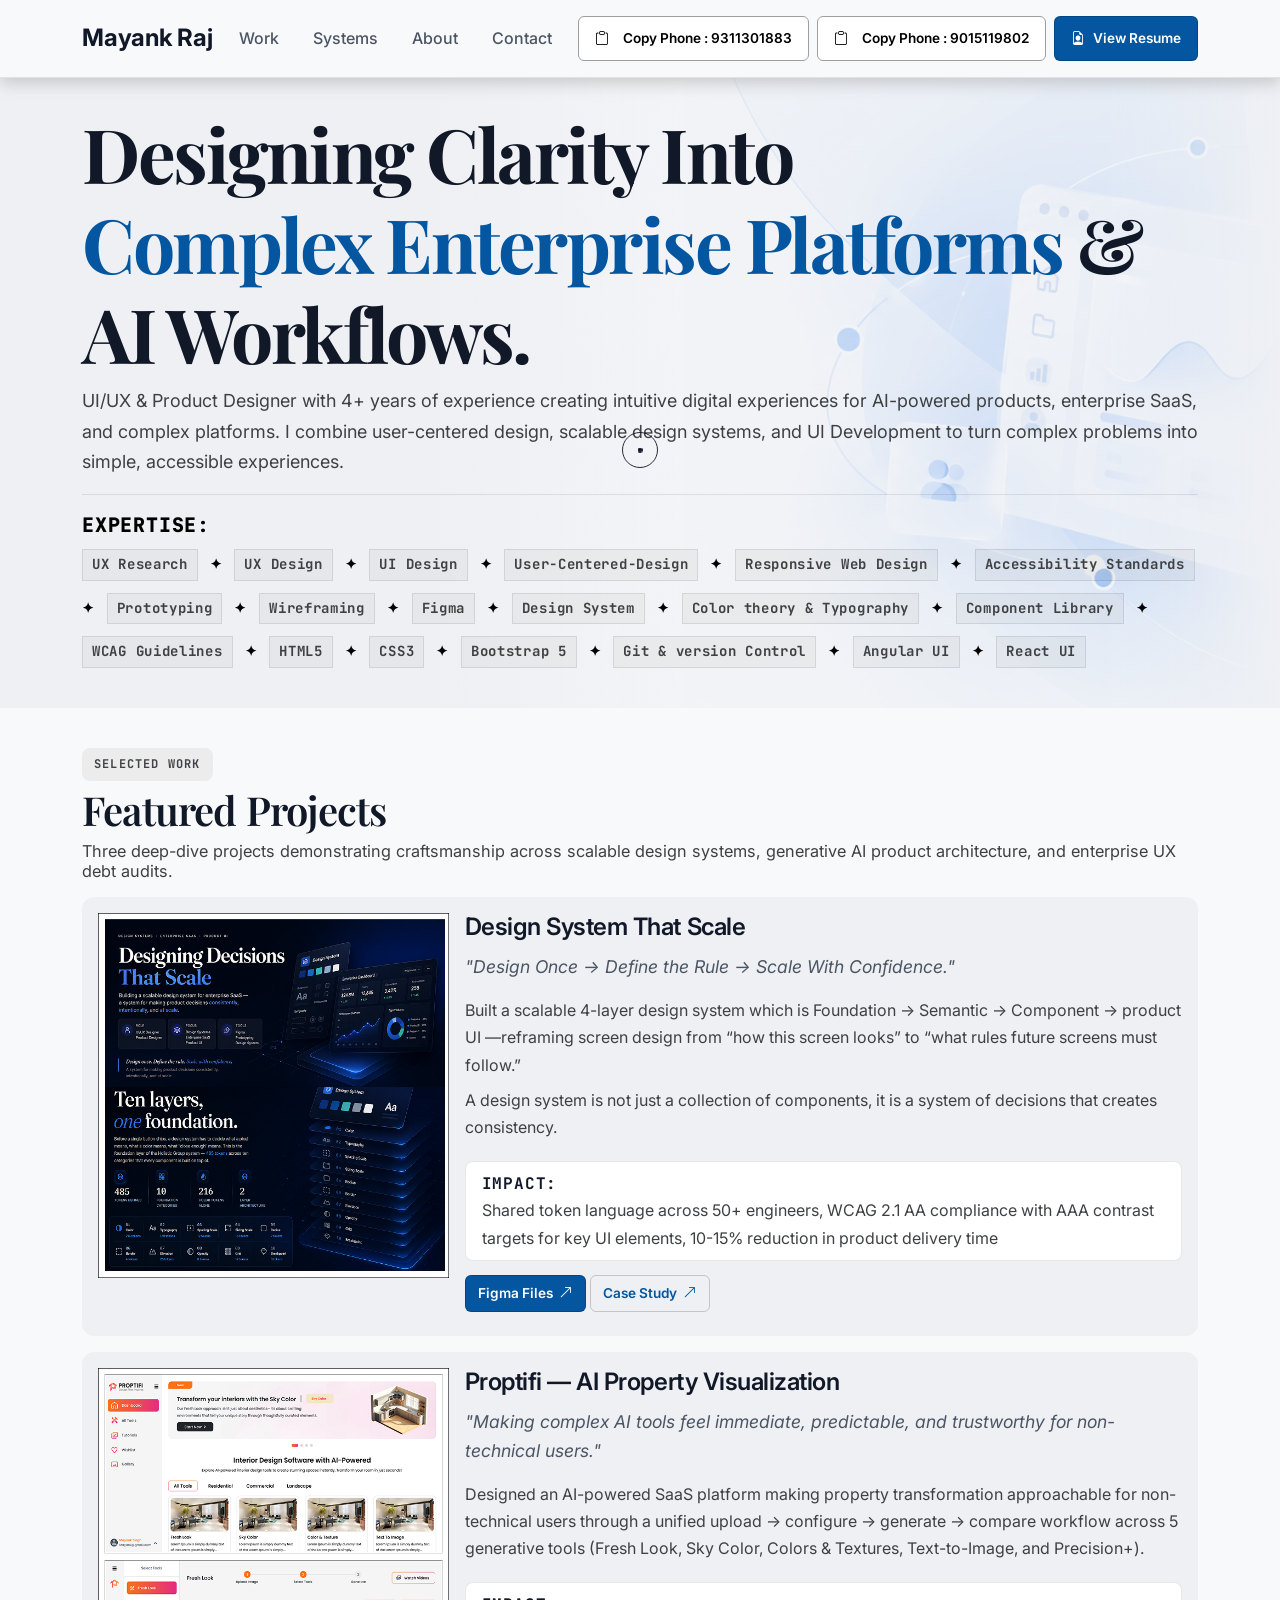
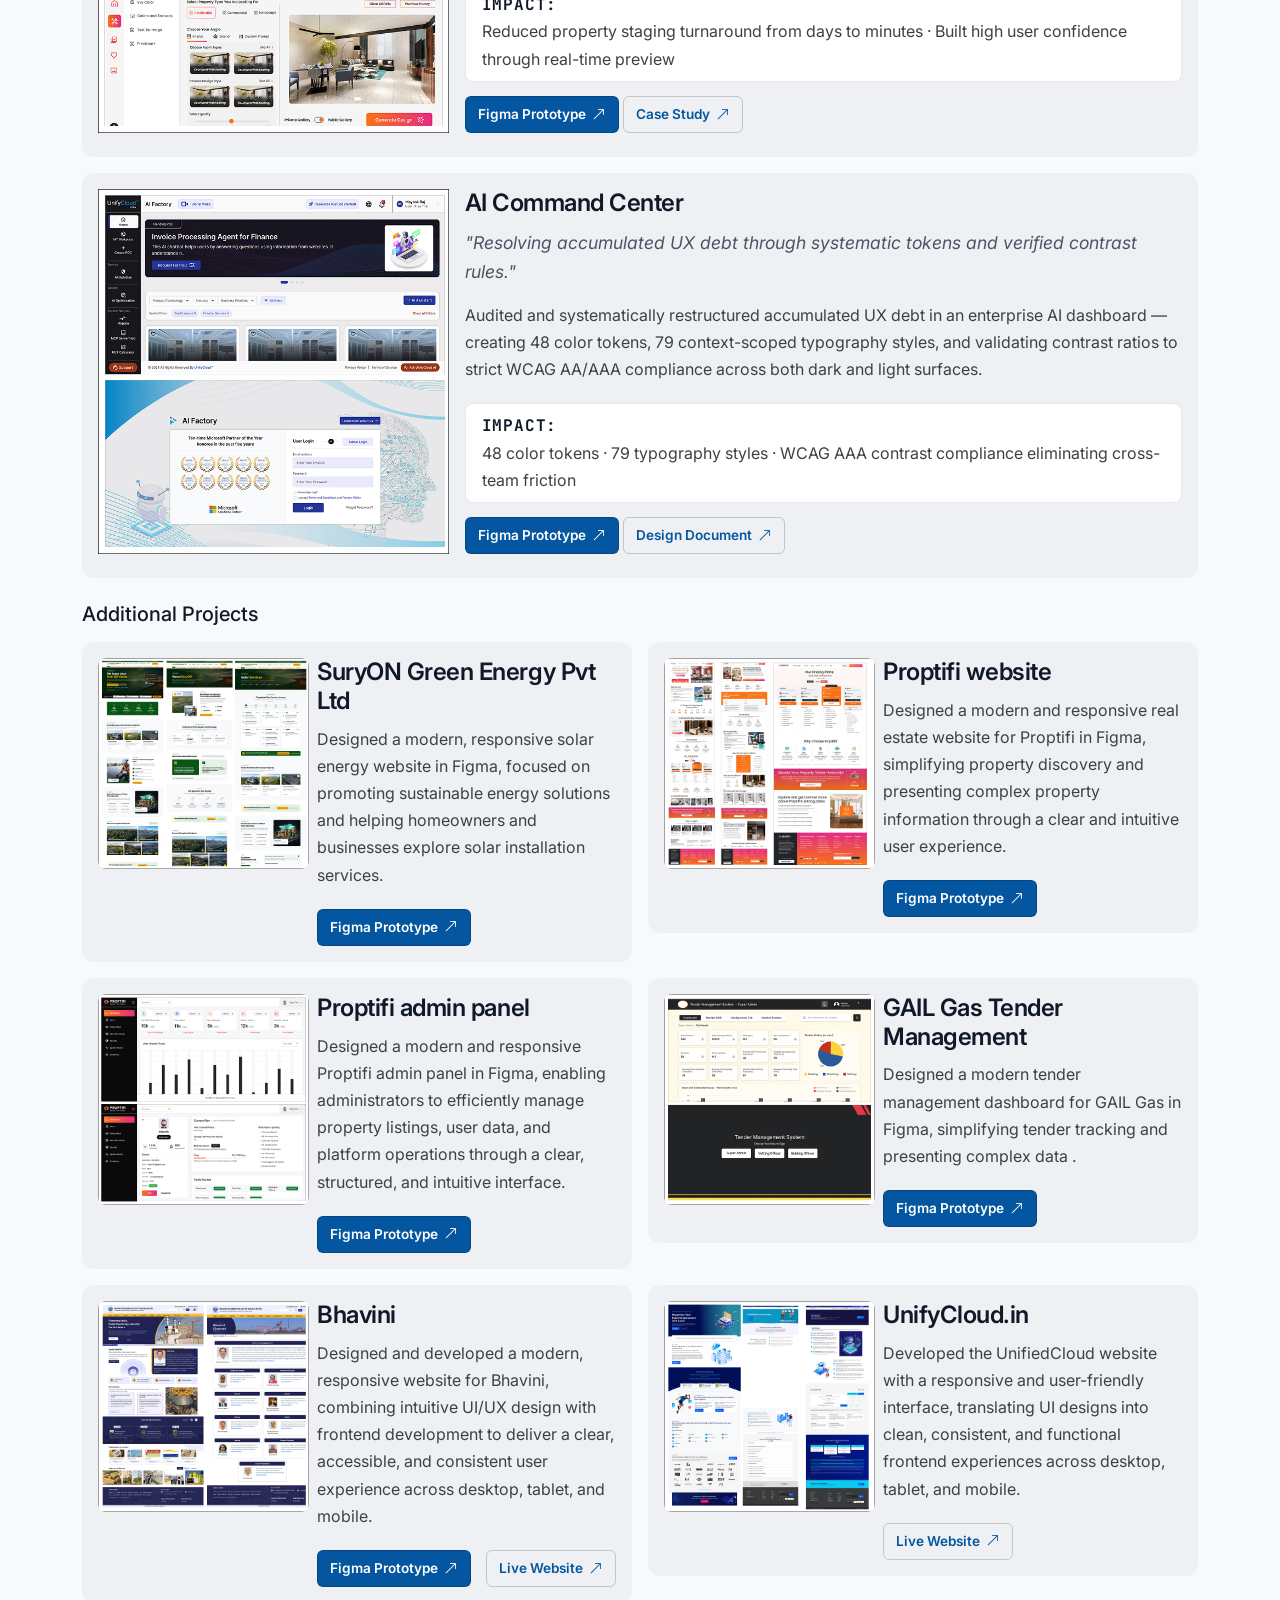
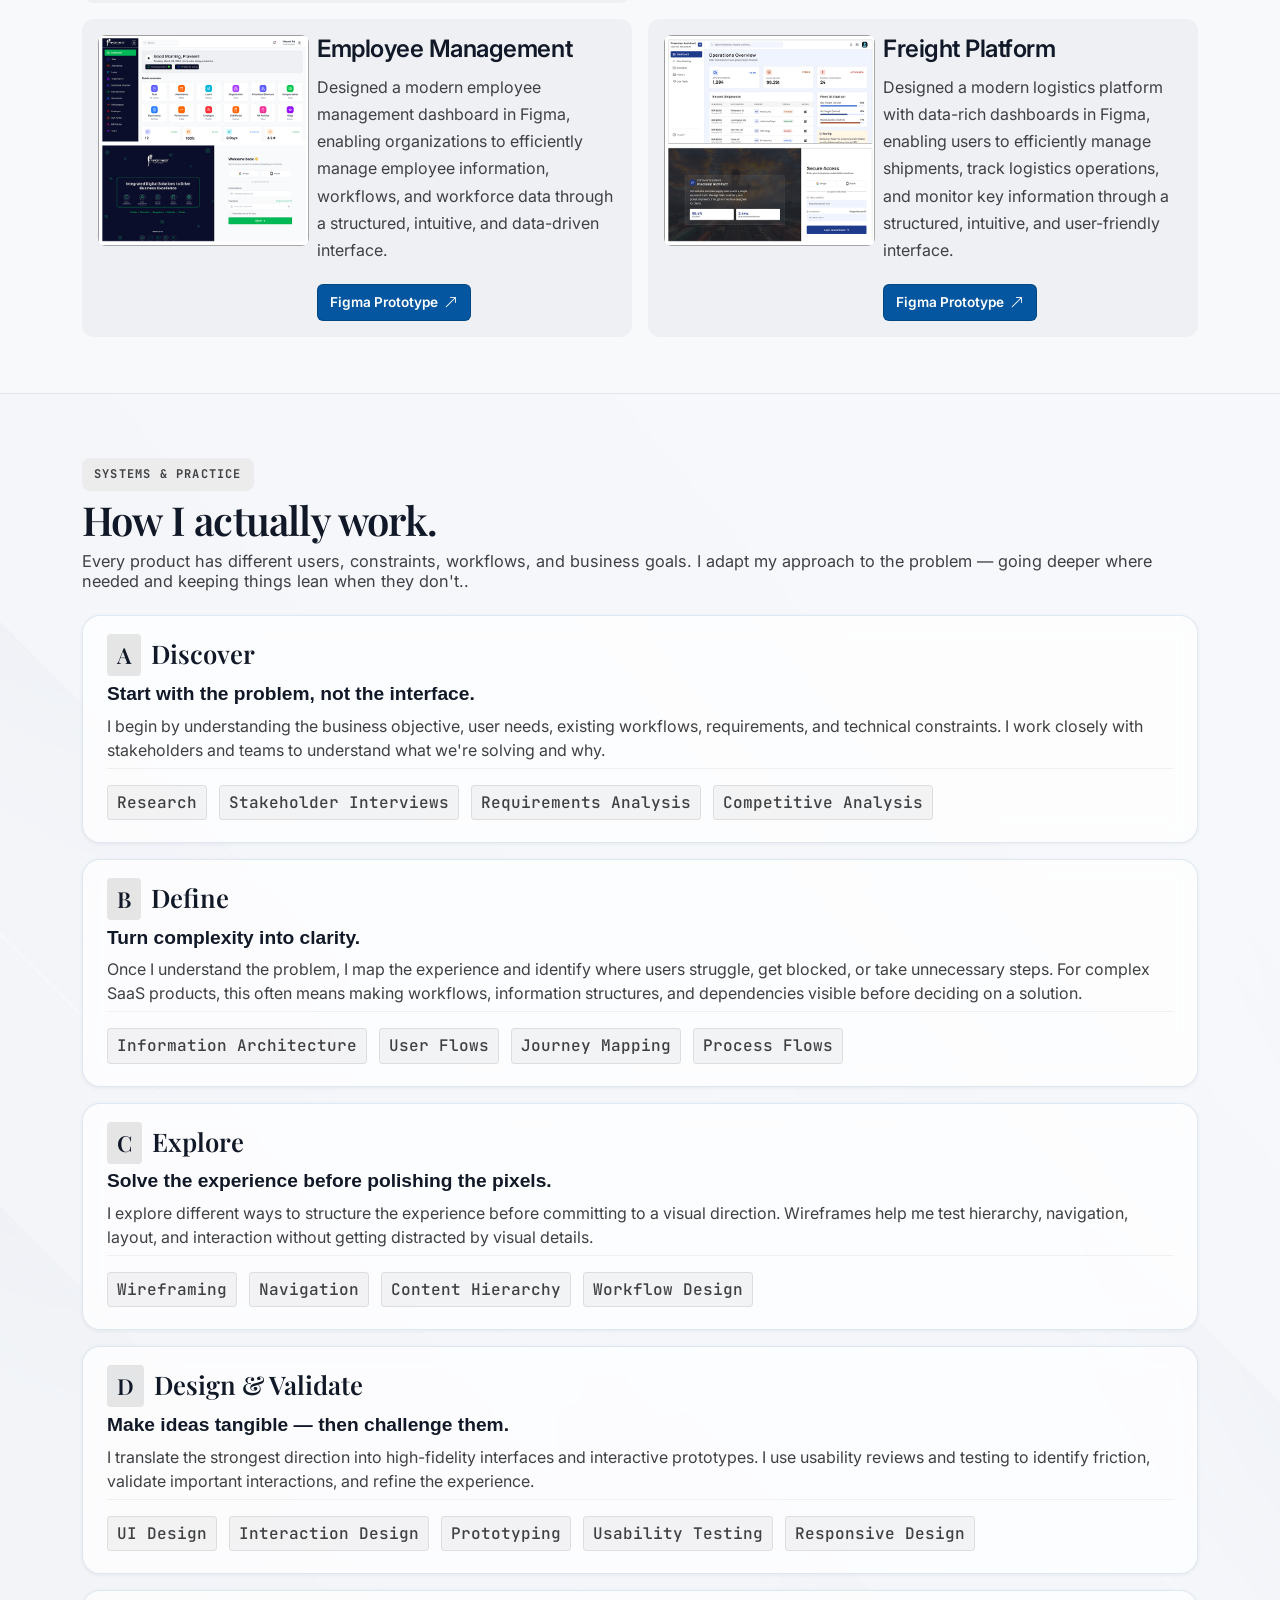
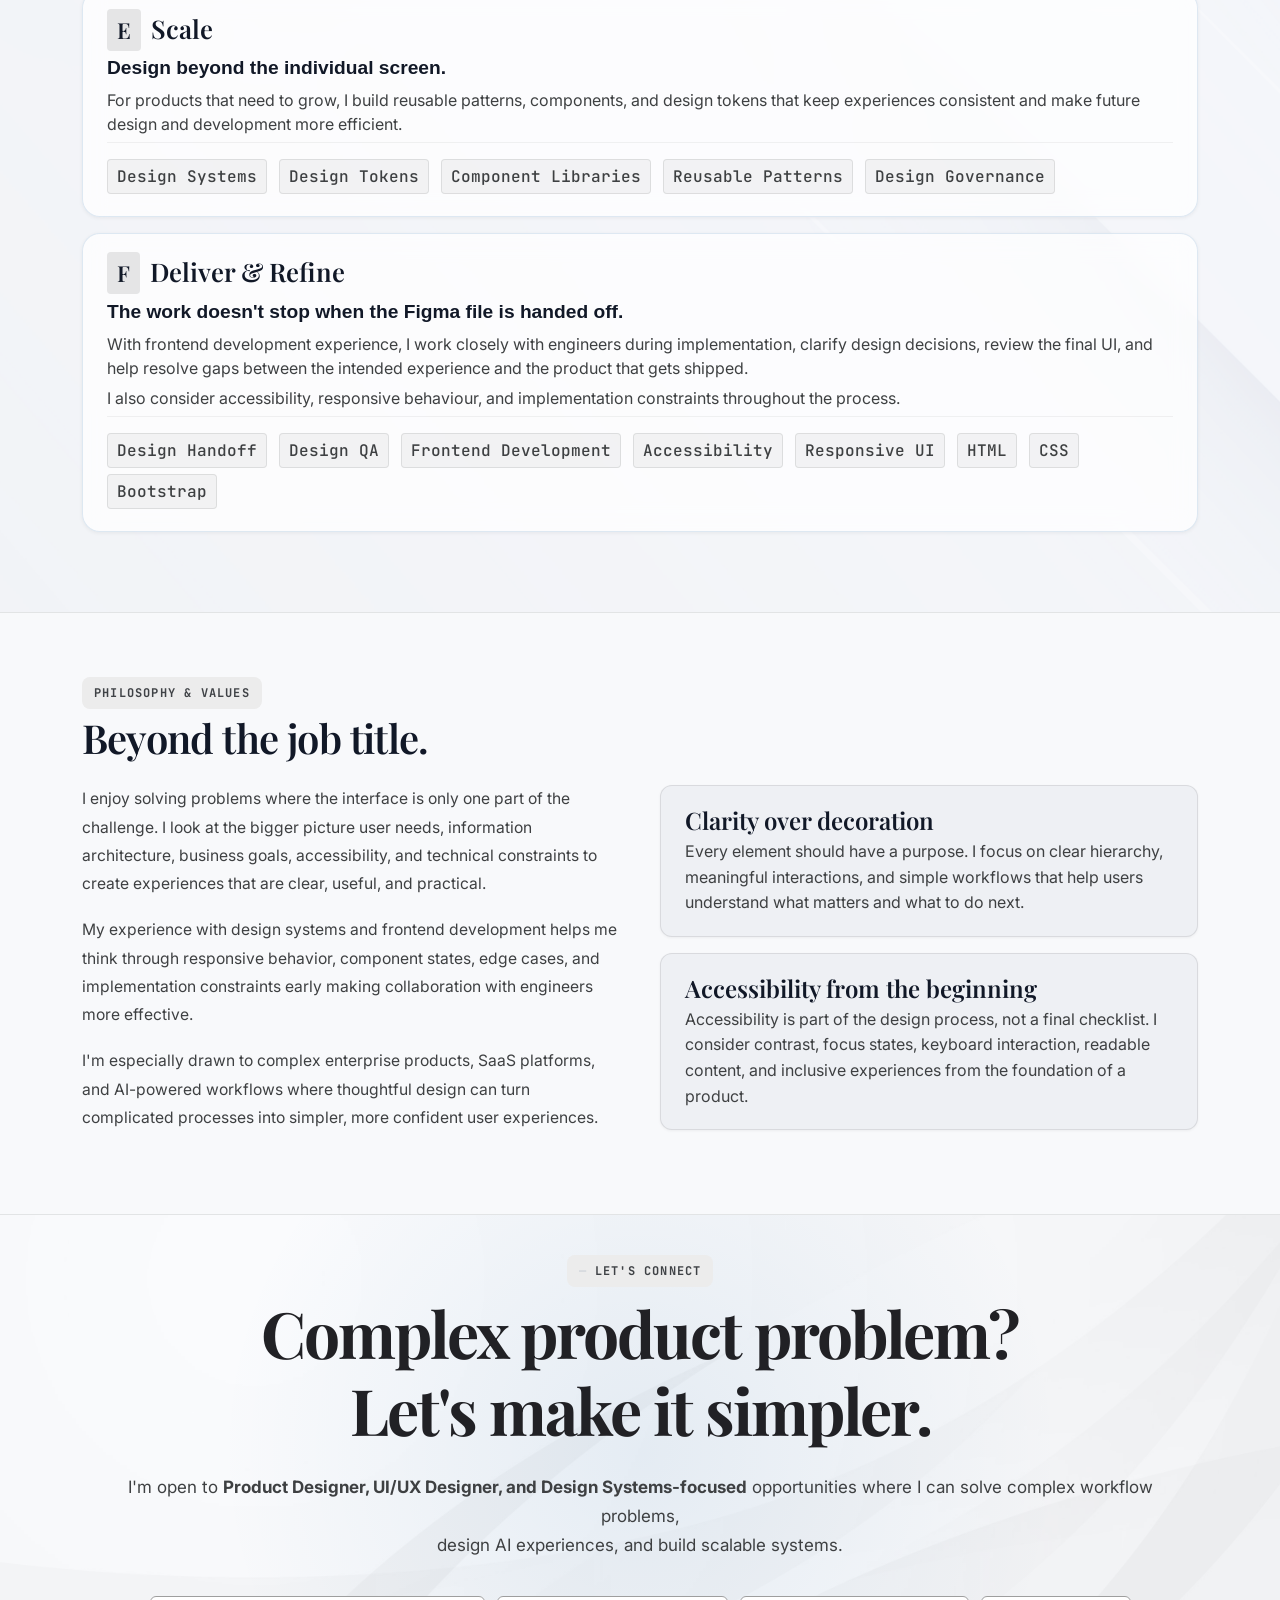
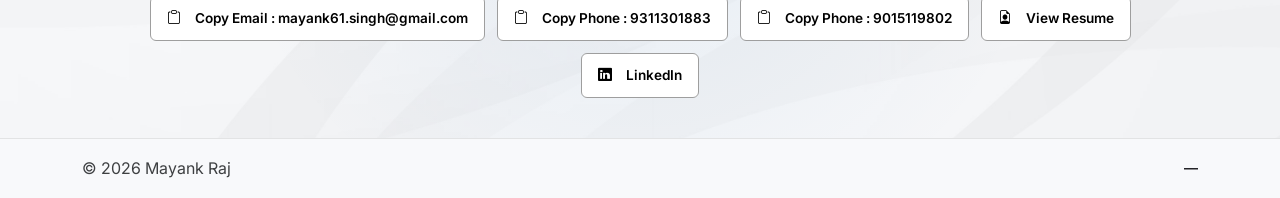
<file: index.html>
<!DOCTYPE html>
<html lang="en">

<head>
  <meta charset="UTF-8" />
  <meta name="viewport" content="width=device-width, initial-scale=1.0" />
  <meta name="description"
    content="Mayank Raj — Senior Product Designer specializing in Enterprise SaaS, AI Products, Design Systems, and Design Engineering. 4+ years turning complex workflows into clear, scalable interfaces." />
  <title>Mayank Raj — Senior Product Designer · Enterprise UX &amp; Systems</title>

  <!-- Google Analytics 4 -->
  <script async src="https://www.googletagmanager.com/gtag/js?id=G-8NW6E8F2QK"></script>
  <script>
    window.dataLayer = window.dataLayer || [];

    function gtag() {
      dataLayer.push(arguments);
    }

    gtag('js', new Date());

    gtag('config', 'G-8NW6E8F2QK');
  </script>

  <!-- CSS Dependencies -->
  <link href="https://cdn.jsdelivr.net/npm/bootstrap@5.3.3/dist/css/bootstrap.min.css" rel="stylesheet" />
  <link rel="stylesheet" href="https://cdn.jsdelivr.net/npm/bootstrap-icons@1.11.3/font/bootstrap-icons.min.css" />
  <link rel="stylesheet" href="style.css" />
</head>

<body>
  <div id="cursor-outer" aria-hidden="true"></div>
  <div id="cursor-dot" aria-hidden="true"></div>
  <!-- Floating Toast Notification -->
  <div id="toast" role="status" aria-live="polite">
    <i class="bi bi-check2-circle" style="color:var(--accent-emerald);"></i>
    <span class="toast-text">Copied to clipboard</span>
  </div>

  <!-- ─────────── 01. TOP NAVIGATION ─────────── -->
  <header id="mainNav" style="position:relative;">
    <div class="container">
      <div class="d-flex align-items-center justify-content-between gap-2">
        <a href="#hero" class="d-flex align-items-center text-decoration-none gap-2 flex-shrink-0">
          <span class="nav-name">Mayank Raj</span>
        </a>

        <nav class="d-none d-lg-flex align-items-center gap-1">
          <a href="#work" class="nav-link-ed" data-nav-target="work">Work</a>
          <a href="#systems" class="nav-link-ed" data-nav-target="systems">Systems</a>
          <a href="#about" class="nav-link-ed" data-nav-target="about">About</a>
          <a href="#contact" class="nav-link-ed" data-nav-target="contact">Contact</a>
        </nav>

        <div class="d-flex align-items-center gap-2">
          <button class="btn-editorial-secondary d-none d-md-inline-flex btn-ter-1" data-copy-phone
            data-phone="9311301883">
            <i class="bi bi-clipboard"></i>
            <span class="nav-btn-text">Copy Phone : 9311301883</span>
          </button>

          <button class="btn-editorial-secondary d-none d-md-inline-flex btn-ter-1" data-copy-phone
            data-phone="9015119802">
            <i class="bi bi-clipboard"></i>
            <span class="nav-btn-text">Copy Phone : 9015119802</span>
          </button>
          <a class="btn-editorial-secondary d-none d-sm-inline-flex" target="_blank"
            href="img//Mayank_Raj_UI_UX_Designer_Resume.pdf">
            <i class="bi bi-file-earmark-person"></i>
            <span class="nav-btn-text">View Resume</span>
          </a>
          <!-- Mobile hamburger toggle -->
          <button class="nav-toggle d-flex d-lg-none" id="navToggle" aria-label="Toggle navigation"
            aria-expanded="false">
            <span class="bar"></span>
            <span class="bar"></span>
            <span class="bar"></span>
          </button>
        </div>
      </div>
    </div>

    <!-- Mobile Navigation Drawer -->
    <div class="nav-mobile-menu" id="navMobileMenu">
      <div class="nav-mobile-links">
        <a href="#work" class="nav-mobile-link">Work</a>
        <a href="#systems" class="nav-mobile-link">Systems</a>
        <a href="#about" class="nav-mobile-link">About</a>
        <a href="#contact" class="nav-mobile-link">Contact</a>
      </div>
      <div class="nav-mobile-actions">
        <button class="btn-editorial-secondary" data-copy-phone>
          <i class="bi bi-clipboard"></i> Copy Phone : +91 9311301883
        </button>
        <a class="btn-editorial-secondary" target="_blank" href="img/mayank_raj_resume.pdf">
          <i class="bi bi-file-earmark-person"></i> View Resume
        </a>
      </div>
    </div>
  </header>

  <main>
    <!-- ─────────── 02. HERO SECTION ─────────── -->
    <section id="hero">
      <div class="hero-bg-visual"></div>
      <div class="container hero-content">

        <h1 class="hero-title-ed">
          Designing Clarity Into <br><span class="header-color-1">Complex Enterprise Platforms </span> &amp;
          <br><span>AI Workflows.</span>
        </h1>

        <p class="hero-bio-ed">
          UI/UX &amp; Product Designer with 4+ years of experience creating intuitive digital experiences for AI-powered
          products, enterprise SaaS, and complex platforms. I combine user-centered design, scalable design systems, and
          UI Development to turn complex problems into simple, accessible experiences.
        </p>

        <!-- Expertise Marquee Line -->
        <div class="hero-marquee-strip2">
          <div class="row">
            <div class="col-12">
              <h3 class="mb-0 EXPERTISE">EXPERTISE:</h3>
            </div>
            <div class="col-12">
              <section class="hero-marquee-strip">
                <p class="mb-0 experties">UX Research</p>
                <span>✦</span>
                <p class="mb-0 experties">UX Design</p>
                <span>✦</span>
                <p class="mb-0 experties">UI Design</p>
                <span>✦</span>
                <p class="mb-0 experties">User-Centered-Design</p>
                <span>✦</span>
                <p class="mb-0 experties">Responsive Web Design</p>
                <span>✦</span>
                <p class="mb-0 experties">Accessibility Standards</p>
                <span>✦</span>
                <p class="mb-0 experties">Prototyping</p>
                <span>✦</span>
                <p class="mb-0 experties">Wireframing</p>
                <span>✦</span>
                <p class="mb-0 experties">Figma</p>
                <span>✦</span>
                <p class="mb-0 experties">Design System</p>
                <span>✦</span>
                <p class="mb-0 experties">Color theory & Typography</p>
                <span>✦</span>
                <p class="mb-0 experties">Component Library</p>
                <span>✦</span>
                <p class="mb-0 experties">WCAG Guidelines</p>
                <span>✦</span>
                <p class="mb-0 experties">HTML5</p>
                <span>✦</span>
                <p class="mb-0 experties">CSS3</p>
                <span>✦</span>
                <p class="mb-0 experties">Bootstrap 5</p>
                <span>✦</span>
                <p class="mb-0 experties">Git & version Control </p>
                <span>✦</span>
                <p class="mb-0 experties">Angular UI </p>
                <span>✦</span>
                <p class="mb-0 experties">React UI</p>
              </section>
            </div>
          </div>
        </div>
      </div>
    </section>



    <!-- ─────────── 04. SELECTED WORK SHOWCASE ─────────── -->
    <section id="work">
      <div class="container">
        <div class="mb-2">
          <div class="cs-section-num">Selected Work</div>

          <h2 class="headline-editorial">Featured Projects</h2>
          <p class="headline-sub">
            Three deep-dive projects demonstrating craftsmanship across scalable design systems, generative AI product
            architecture, and enterprise UX debt audits.
          </p>
        </div>

        <!-- ── Project 01: Nimbus Design System ── -->
        <article class="work-entry">
          <div class="row g-3 align-items-stretch">
            <div class="col-12  col-lg-4">
              <img src="img/Design-system.jpg" alt="Design System screenshot"
                class="work-entry-img w-100 Case-img-height" />
            </div>
            <div class="col-12  col-lg-8">
              <section class="d-flex flex-column justify-content-between h-100">
                <aside>
                  <h3 class="work-title-serif">
                    Design System That Scale

                  </h3>

                  <div class="work-quote">
                    "Design Once -&gt; Define the Rule -&gt; Scale With Confidence."
                  </div>

                  <p class="work-summary-body mb-2 d-none d-md-block">
                    Built a scalable 4-layer design system which is Foundation &rarr; Semantic &rarr;
                    Component &rarr; product UI &mdash;reframing screen
                    design from &ldquo;how this screen looks&rdquo; to &ldquo;what rules future screens must
                    follow.&rdquo;
                  </p>
                  <p class="work-summary-body d-none d-md-block">A design system is not just a collection of components,
                    it is a system of decisions that creates consistency.</p>

                  <div class="work-impact-banner">
                    <strong>Impact:</strong><br />
                    <p class="mb-0">Shared token language across 50+ engineers, WCAG 2.1 AA compliance with AAA contrast
                      targets for key UI elements, 10-15% reduction in product delivery time</p>
                  </div>
                </aside>
                <aside>
                  <a target="_blank"
                    href="https://www.figma.com/design/6v8gsq2xyl3yzKiJuBjucT/design-system-new?node-id=5-7370&t=VRq1QcfH8mVHozQf-1"
                    class="work-action-link btn-a2">
                    Figma Files <i class="bi bi-arrow-up-right"></i>
                  </a>
                  <a target="_blank" href="./img/pdf/Design-system.pdf" class="work-action-link mb-2 btn-a1">
                    Case Study <i class="bi bi-arrow-up-right"></i>
                  </a>


                </aside>
              </section>

            </div>
          </div>
        </article>

        <!-- ── Project 02: Proptifi AI Visualization ── -->
        <article class="work-entry">
          <div class="row g-3 align-items-stretch">
            <div class="col-12  col-lg-4">
              <img src="img/user-panal.png" alt="Proptifi website screenshot"
                class="work-entry-img w-100 Case-img-height" />
            </div>
            <div class="col-12  col-lg-8">
              <section class="d-flex flex-column justify-content-between h-100">
                <aside>
                  <h3 class="work-title-serif">
                    Proptifi &mdash; AI Property Visualization

                  </h3>

                  <div class="work-quote">
                    "Making complex AI tools feel immediate, predictable, and trustworthy for non-technical users."
                  </div>

                  <p class="work-summary-body d-none d-md-block">
                    Designed an AI-powered SaaS platform making property transformation approachable for non-technical
                    users
                    through a unified upload &rarr; configure &rarr; generate &rarr; compare workflow across 5
                    generative
                    tools (Fresh
                    Look, Sky Color, Colors &amp; Textures, Text-to-Image, and Precision+).
                  </p>

                  <div class="work-impact-banner">
                    <strong>Impact:</strong>
                    <p class="mb-0">Reduced property staging turnaround from days to minutes &middot; Built high user
                      confidence through real-time preview</p>
                  </div>
                </aside>
                <aside>
                  <a target="_blank"
                    href="https://www.figma.com/proto/P72m6FJltbVIC3KwveoRrz/Untitled?node-id=1-5844&viewport=-51%2C-1090%2C0.16&t=4HmSNWsowRmofqXS-1&scaling=min-zoom&content-scaling=fixed&page-id=0%3A1"
                    class="work-action-link btn-a2">
                    Figma Prototype <i class="bi bi-arrow-up-right"></i>
                  </a>
                  <a target="_blank" href="./img/pdf/proptifi.pdf" class="work-action-link mb-2 btn-a1">
                    Case Study <i class="bi bi-arrow-up-right"></i>
                  </a>

                </aside>
              </section>

            </div>
          </div>
        </article>

        <!-- ── Project 03: AI Command Center ── -->
        <article class="work-entry">
          <div class="row g-3 align-items-stretch">
            <div class="col-12  col-lg-4">
              <img src="img/aicommandcenter.jpg" alt="AI Command Center screenshot"
                class="work-entry-img w-100 Case-img-height" />
            </div>
            <div class="col-12  col-lg-8">
              <section class="d-flex flex-column justify-content-between h-100">
                <aside>
                  <h3 class="work-title-serif">
                    AI Command Center

                  </h3>

                  <div class="work-quote">
                    "Resolving accumulated UX debt through systematic tokens and verified contrast rules."
                  </div>

                  <p class="work-summary-body d-none d-md-block">
                    Audited and systematically restructured accumulated UX debt in an enterprise AI dashboard &mdash;
                    creating 48
                    color tokens, 79 context-scoped typography styles, and validating contrast ratios to strict WCAG
                    AA/AAA
                    compliance across both dark and light surfaces.
                  </p>

                  <div class="work-impact-banner">
                    <strong>Impact:</strong>
                    <p class="mb-0">48 color tokens &middot; 79 typography styles &middot; WCAG AAA contrast
                      compliance
                      eliminating cross-team friction</p>
                  </div>
                </aside>
                <aside>

                  <a target="_blank"
                    href="https://www.figma.com/proto/Y5ZL1iqNdvE3gtudbFazqo/AI-Command-Center?node-id=31-13650&viewport=721%2C-2513%2C0.4&t=WiKpLVjhN22cwYap-1&scaling=min-zoom&content-scaling=fixed&starting-point-node-id=15%3A1681&show-proto-sidebar=1&page-id=0%3A1"
                    class="work-action-link btn-a2">
                    Figma Prototype <i class="bi bi-arrow-up-right"></i>
                  </a>
                  <a target="_blank" href="./img/pdf/command-center.pdf" class="work-action-link mb-2 btn-a1">
                    Design Document <i class="bi bi-arrow-up-right"></i>
                  </a>
                </aside>
              </section>

            </div>
          </div>
        </article>


        <section id="additional-projects" class="additional-projects">

          <h5 class="mt-4">Additional Projects</h5>

          <div class="row g-3 mt-3">

            <div class="col-12 col-lg-6 mt-0">
              <article class="work-entry2">

                <div class="row g-2 align-items-stretch">

                  <div class="col-12 col-lg-5">
                    <img src="img/suryaon-banner.jpg" alt="Suryaon website screenshot" class="work-entry-img w-100"
                      style="border-radius:8px;" />
                  </div>

                  <div class="col-12 col-lg-7">

                    <section class="d-flex flex-column justify-content-between h-100">

                      <aside>

                        <h3 class="work-title-serif">
                          SuryON Green Energy Pvt Ltd
                        </h3>

                        <p class="work-summary-body">
                          Designed a modern, responsive solar energy website in Figma, focused on promoting sustainable
                          energy solutions and helping homeowners and businesses explore solar installation services.
                        </p>

                      </aside>

                      <aside>
                        <a target="_blank"
                          href="https://www.figma.com/proto/eyh1oVmNMz9rsJ4UCu0HeS/Suryon?node-id=33-1254&viewport=-1111%2C579%2C0.1&t=OyYAhOg0RIqs4q1A-1&scaling=min-zoom&content-scaling=fixed&starting-point-node-id=33%3A1254&page-id=0%3A1"
                          class="work-action-link btn-a2">
                          Figma Prototype <i class="bi bi-arrow-up-right"></i>
                        </a>


                      </aside>

                    </section>

                  </div>

                </div>

              </article>
            </div>

            <div class="col-12 col-lg-6 mt-0">
              <article class="work-entry2">

                <div class="row g-2 align-items-stretch">

                  <div class="col-12 col-lg-5">
                    <img src="img/proptifibanner.png" alt="Proptifi website screenshot" class="work-entry-img w-100"
                      style="border-radius:8px;" />
                  </div>

                  <div class="col-12 col-lg-7">

                    <section class="d-flex flex-column justify-content-between h-100">

                      <aside>

                        <h3 class="work-title-serif">
                          Proptifi website
                        </h3>

                        <p class="work-summary-body">
                          Designed a modern and responsive real estate website for Proptifi in Figma, simplifying
                          property discovery and presenting complex property information through a clear and intuitive
                          user experience.
                        </p>

                      </aside>

                      <aside>
                        <a target="_blank"
                          href="https://www.figma.com/proto/mEoY0XppgQCvyWraLPKcWj/proptify-prototype-website?page-id=0%3A1&node-id=30-7750&viewport=4996%2C424%2C0.14&t=XSE0yoiF1NiC9Ou9-1&scaling=min-zoom&content-scaling=fixed&starting-point-node-id=30%3A7750&show-proto-sidebar=1"
                          class="work-action-link btn-a2">
                          Figma Prototype <i class="bi bi-arrow-up-right"></i>
                        </a>


                      </aside>

                    </section>

                  </div>

                </div>

              </article>
            </div>

            <div class="col-12 col-lg-6 mt-0">
              <article class="work-entry2">

                <div class="row g-2 align-items-stretch">

                  <div class="col-12 col-lg-5">
                    <img src="img/proptifi-admin.jpg" alt="Proptifi website screenshot" class="work-entry-img w-100"
                      style="border-radius:8px;" />
                  </div>

                  <div class="col-12 col-lg-7">

                    <section class="d-flex flex-column justify-content-between h-100">

                      <aside>

                        <h3 class="work-title-serif">
                          Proptifi admin panel
                        </h3>

                        <p class="work-summary-body">
                          Designed a modern and responsive Proptifi admin panel in Figma, enabling administrators to
                          efficiently manage property listings, user data, and platform operations through a clear,
                          structured, and intuitive interface.
                        </p>

                      </aside>

                      <aside>
                        <a target="_blank"
                          href="https://www.figma.com/proto/M5qQdW7dhbsI3XvhI5y4FG/proptifi-admin?node-id=546-11013&viewport=-379%2C2320%2C0.12&t=9mWaoPk2ZJwKpeDQ-1&scaling=min-zoom&content-scaling=fixed&starting-point-node-id=546%3A12015&page-id=0%3A1"
                          class="work-action-link btn-a2">
                          Figma Prototype <i class="bi bi-arrow-up-right"></i>
                        </a>


                      </aside>

                    </section>

                  </div>

                </div>

              </article>
            </div>

            <div class="col-12 col-lg-6 mt-0">
              <article class="work-entry2">

                <div class="row g-2 align-items-stretch">

                  <div class="col-12 col-lg-5">
                    <img src="img/gail-gash.jpg" alt="GAIL Tender Management screenshot" class="work-entry-img w-100"
                      style="border-radius:8px;" />
                  </div>

                  <div class="col-12 col-lg-7">

                    <section class="d-flex flex-column justify-content-between h-100">

                      <aside>

                        <h3 class="work-title-serif">
                          GAIL Gas Tender Management
                        </h3>

                        <p class="work-summary-body">
                          Designed a modern tender management dashboard for GAIL Gas in Figma, simplifying tender
                          tracking and presenting complex data .
                        </p>

                      </aside>

                      <aside>
                        <a target="_blank"
                          href="https://www.figma.com/proto/JlLD8nby7nyauofo3p5A6S/Gail-Gash-Tander-Management?node-id=14-10088&viewport=7706%2C1022%2C0.16&t=AbWEH6tDy3GXz6CL-1&scaling=scale-down-width&content-scaling=fixed&starting-point-node-id=1%3A474&page-id=0%3A1"
                          class="work-action-link btn-a2">
                          Figma Prototype <i class="bi bi-arrow-up-right"></i>
                        </a>


                      </aside>

                    </section>

                  </div>

                </div>

              </article>
            </div>

            <div class="col-12 col-lg-6 mt-0">
              <article class="work-entry2">

                <div class="row g-2 align-items-stretch">

                  <div class="col-12 col-lg-5">

                    <img src="img/bhavinibanner.png" alt="Bhavini screenshot" class="work-entry-img w-100"
                      style="border-radius:8px;" />

                  </div>

                  <div class="col-12 col-lg-7">

                    <section class="d-flex flex-column justify-content-between h-100">

                      <aside>

                        <h3 class="work-title-serif">
                          Bhavini
                        </h3>

                        <p class="work-summary-body">
                          Designed and developed a modern, responsive website for Bhavini, combining intuitive UI/UX
                          design with frontend development to deliver a clear, accessible, and consistent user
                          experience across desktop, tablet, and mobile.
                        </p>

                      </aside>

                      <aside class="d-md-flex justify-content-between gap-1">
                        <a target="_blank"
                          href="https://www.figma.com/proto/nsyUV6wRQ3XkKcNMQMaD4z/bhavini-ui?page-id=0%3A1&node-id=4-5873&viewport=-2164%2C7845%2C0.24&t=uLp84Qq9MG9FFcln-1&scaling=min-zoom&content-scaling=fixed"
                          class="work-action-link btn-a2">
                          Figma Prototype <i class="bi bi-arrow-up-right"></i>
                        </a>
                        <a target="_blank" href="https://bhavini.nic.in/en" class="work-action-link btn-a1">
                          Live Website <i class="bi bi-arrow-up-right"></i>
                        </a>


                      </aside>

                    </section>

                  </div>

                </div>

              </article>
            </div>

            <div class="col-12 col-lg-6 mt-0">
              <article class="work-entry2">

                <div class="row g-2 align-items-stretch">

                  <div class="col-12 col-lg-5">

                    <img src="img/unifycloudin.png" alt="UnifyCloud website screenshot" class="work-entry-img w-100"
                      style="border-radius:8px;" />

                  </div>

                  <div class="col-12 col-lg-7">

                    <section class="d-flex flex-column justify-content-between h-100">

                      <aside>

                        <h3 class="work-title-serif">
                          UnifyCloud.in
                        </h3>

                        <p class="work-summary-body">
                          Developed the UnifiedCloud website with a responsive and user-friendly interface, translating
                          UI designs into clean, consistent, and functional frontend experiences across desktop, tablet,
                          and mobile.
                        </p>

                      </aside>

                      <aside>
                        <a target="_blank" href="https://unifycloud.in" class="work-action-link btn-a1">
                          Live Website <i class="bi bi-arrow-up-right"></i>
                        </a>


                      </aside>

                    </section>

                  </div>

                </div>

              </article>
            </div>

            <div class="col-12 col-lg-6 mt-0">
              <article class="work-entry2">

                <div class="row g-2 align-items-stretch">

                  <div class="col-12 col-lg-5">

                    <img src="img/infoneo-employee.png" alt="Employee Management screenshot"
                      class="work-entry-img w-100" style="border-radius:8px;" />

                  </div>

                  <div class="col-12 col-lg-7">

                    <section class="d-flex flex-column justify-content-between h-100">

                      <aside>

                        <h3 class="work-title-serif">
                          Employee Management
                        </h3>

                        <p class="work-summary-body">
                          Designed a modern employee management dashboard in Figma, enabling organizations to
                          efficiently manage employee information, workflows, and workforce data through a structured,
                          intuitive, and data-driven interface.
                        </p>

                      </aside>

                      <aside>
                        <a target="_blank"
                          href="https://www.figma.com/proto/NMRzmj3SlgDmjKQt5baQym/employee-dashboard?node-id=25-5908&viewport=1009%2C-470%2C0.18&t=y2fRaO7Ymmlz9r89-1&scaling=min-zoom&content-scaling=fixed&starting-point-node-id=25%3A5909&show-proto-sidebar=1&page-id=0%3A1"
                          class="work-action-link btn-a2">
                          Figma Prototype <i class="bi bi-arrow-up-right"></i>
                        </a>

                      </aside>

                    </section>

                  </div>

                </div>

              </article>
            </div>

            <div class="col-12 col-lg-6 mt-0">
              <article class="work-entry2">

                <div class="row g-2 align-items-stretch">

                  <div class="col-12 col-lg-5">

                    <img src="img/b2b.png" alt="Freight platform screenshot" class="work-entry-img w-100"
                      style="border-radius:8px;" />

                  </div>

                  <div class="col-12 col-lg-7">

                    <section class="d-flex flex-column justify-content-between h-100">

                      <aside>

                        <h3 class="work-title-serif">
                          Freight Platform
                        </h3>

                        <p class="work-summary-body">
                          Designed a modern logistics platform with data-rich dashboards in Figma, enabling users to
                          efficiently manage shipments, track logistics operations, and monitor key information through
                          a structured, intuitive, and user-friendly interface.
                        </p>

                      </aside>

                      <aside>
                        <a target="_blank"
                          href="https://www.figma.com/proto/GnSjwYyfwaSk4bR8IMxsj6/Logistics-Management?node-id=89-3456&viewport=154%2C-2200%2C0.16&t=gBaxnTFmXdyinTCp-1&scaling=min-zoom&content-scaling=fixed&starting-point-node-id=8%3A11027&page-id=0%3A1"
                          class="work-action-link btn-a2">
                          Figma Prototype <i class="bi bi-arrow-up-right"></i>
                        </a>


                      </aside>

                    </section>

                  </div>

                </div>

              </article>
            </div>





            <!-- <div id="additionalProjectItems" class="row g-3 additional-project-items mt-0">

              <div class="col-12 col-lg-6 mt-0">

                <article class="work-entry2">

                  <div class="row g-2 align-items-stretch">

                    <div class="col-12 col-lg-5">

                      <img src="img/bhavinibanner.png" alt="Bhavini screenshot" class="work-entry-img w-100"
                        style="border-radius:8px;" />

                    </div>

                    <div class="col-12 col-lg-7">

                      <section class="d-flex flex-column justify-content-between h-100">

                        <aside>

                          <h3 class="work-title-serif">
                            Bhavini
                          </h3>

                          <p class="work-summary-body">
                            Public sector energy platform UI design and responsive
                            frontend development with strict accessibility requirements.
                          </p>

                        </aside>

                        <aside class="d-flex flex-column gap-1">
                          <a target="_blank"
                          href="https://www.figma.com/proto/nsyUV6wRQ3XkKcNMQMaD4z/bhavini-ui?page-id=0%3A1&node-id=4-5873&viewport=-2164%2C7845%2C0.24&t=uLp84Qq9MG9FFcln-1&scaling=min-zoom&content-scaling=fixed"
                          class="work-action-link btn-a2">
                          View Figma Prototype <i class="bi bi-arrow-up-right"></i>
                        </a>
                         <a target="_blank"
                          href="https://bhavini.nic.in/en"
                          class="work-action-link btn-a1">
                          See Live Website <i class="bi bi-arrow-up-right"></i>
                        </a>
                         

                        </aside>

                      </section>

                    </div>

                  </div>

                </article>

              </div>

              <div class="col-12 col-lg-6 mt-0">

                <article class="work-entry2">

                  <div class="row g-2 align-items-stretch">

                    <div class="col-12 col-lg-5">

                      <img src="img/unifycloudin.png" alt="UnifyCloud website screenshot" class="work-entry-img w-100"
                        style="border-radius:8px;" />

                    </div>

                    <div class="col-12 col-lg-7">

                      <section class="d-flex flex-column justify-content-between h-100">

                        <aside>

                          <h3 class="work-title-serif">
                            UnifyCloud.in
                          </h3>

                          <p class="work-summary-body">
                            Developed a modern website for UnifyCloud, translating UI
                            designs into pixel-perfect interfaces with a focus on
                            performance, accessibility, and consistent experiences
                            across desktop, tablet, and mobile.
                          </p>

                        </aside>

                        <aside>
                          <a target="_blank"
                          href="https://unifycloud.in"
                          class="work-action-link btn-a1">
                          See Live Website <i class="bi bi-arrow-up-right"></i>
                        </a>
                          

                        </aside>

                      </section>

                    </div>

                  </div>

                </article>

              </div>

              <div class="col-12 col-lg-6 mt-0">

                <article class="work-entry2">

                  <div class="row g-2 align-items-stretch">

                    <div class="col-12 col-lg-5">

                      <img src="img/infoneo-employee.png" alt="Employee Management screenshot"
                        class="work-entry-img w-100" style="border-radius:8px;" />

                    </div>

                    <div class="col-12 col-lg-7">

                      <section class="d-flex flex-column justify-content-between h-100">

                        <aside>

                          <h3 class="work-title-serif">
                            Employee Management
                          </h3>

                          <p class="work-summary-body">
                            Internal operational dashboard managing employee records,
                            access control, and cross-department workflows.
                          </p>

                        </aside>

                        <aside>
                          <a target="_blank"
                          href="https://www.figma.com/proto/NMRzmj3SlgDmjKQt5baQym/employee-dashboard?node-id=25-5908&viewport=1009%2C-470%2C0.18&t=y2fRaO7Ymmlz9r89-1&scaling=min-zoom&content-scaling=fixed&starting-point-node-id=25%3A5909&show-proto-sidebar=1&page-id=0%3A1"class="work-action-link btn-a2">
                          View Figma Prototype <i class="bi bi-arrow-up-right"></i>
                        </a>
                          
                        </aside>

                      </section>

                    </div>

                  </div>

                </article>

              </div>

              <div class="col-12 col-lg-6 mt-0">

                <article class="work-entry2">

                  <div class="row g-2 align-items-stretch">

                    <div class="col-12 col-lg-5">

                      <img src="img/b2b.png" alt="Freight platform screenshot" class="work-entry-img w-100"
                        style="border-radius:8px;" />

                    </div>

                    <div class="col-12 col-lg-7">

                      <section class="d-flex flex-column justify-content-between h-100">

                        <aside>

                          <h3 class="work-title-serif">
                            Freight Platform
                          </h3>

                          <p class="work-summary-body">
                            End-to-end logistics management and shipment booking
                            workflows for industrial supply chain clients.
                          </p>

                        </aside>

                        <aside>
                          <a target="_blank"
                          href="https://www.figma.com/proto/GnSjwYyfwaSk4bR8IMxsj6/Logistics-Management?node-id=89-3456&viewport=154%2C-2200%2C0.16&t=gBaxnTFmXdyinTCp-1&scaling=min-zoom&content-scaling=fixed&starting-point-node-id=8%3A11027&page-id=0%3A1"
                          class="work-action-link btn-a2">
                          View Figma Prototype <i class="bi bi-arrow-up-right"></i>
                        </a>
                          

                        </aside>

                      </section>

                    </div>

                  </div>

                </article>

              </div>

            </div> -->

          </div>

          <!-- <div class="text-center mt-4">

            <button type="button" id="toggleProjects" class="work-action-link btn-a1" aria-expanded="false"
              aria-controls="additionalProjectItems">
              <span class="toggle-text">View More</span>
              <i class="bi bi-arrow-down toggle-icon"></i>
            </button>

          </div> -->

        </section>
      </div>
    </section>

    <!-- ─────────── 05. THE WORK BEHIND THE WORK (SYSTEMS & LEADERSHIP) ─────────── -->
    <section id="systems">
      <div class="systems-bg"></div>
      <div class="container">
        <div class="mb-4">
          <div class="cs-section-num">SYSTEMS &amp; PRACTICE</div>

          <h2 class="headline-editorial">How I actually work.</h2>
          <p class="headline-sub">
            Every product has different users, constraints, workflows, and business goals. I adapt my approach to the
            problem — going deeper where needed and keeping things lean when they don't..
          </p>
        </div>

        <div class="">
          <div class="row">
            <div class="col-12 ">
              <!-- Card 01 -->
              <div class="systems-card mb-3">
                <div class="systems-num-icon">
                  <span class="systems-num"> <span class="systems-card-title"><span class="count-num">A</span>
                      Discover</span></span> <br>

                </div>
                <span class="systems-num2"> Start with the problem, not the interface.</span>
                <p class="systems-card-desc">
                  I begin by understanding the business objective, user needs, existing workflows, requirements, and
                  technical constraints. I work closely with stakeholders and teams to understand what we're solving and
                  why.
                </p>
                <div class="systems-tags d-none d-md-block">
                  <span class="editorial-tag emerald">Research</span>
                  <span class="editorial-tag emerald">Stakeholder Interviews</span>
                  <span class="editorial-tag emerald">Requirements Analysis</span>
                  <span class="editorial-tag emerald">Competitive Analysis</span>

                </div>
              </div>
            </div>
            <div class="col-12 ">
              <!-- Card 02 -->
              <div class="systems-card mb-3">
                <div class="systems-num-icon">
                  <span class="systems-num"> <span class="systems-card-title"><span class="count-num">B</span>
                      Define</span></span>

                </div>
                <span class="systems-num2">Turn complexity into clarity.</span>
                <p class="systems-card-desc">
                  Once I understand the problem, I map the experience and identify where users struggle, get blocked, or
                  take unnecessary steps. For complex SaaS products, this often means making workflows, information
                  structures, and dependencies visible before deciding on a solution.
                </p>
                <div class="systems-tags d-none d-md-block">
                  <span class="editorial-tag emerald">Information Architecture</span>
                  <span class="editorial-tag emerald">User Flows</span>
                  <span class="editorial-tag emerald">Journey Mapping</span>
                  <span class="editorial-tag emerald">Process Flows</span>

                </div>
              </div>
            </div>
            <div class="col-12 ">
              <!-- Card 03 -->
              <div class="systems-card mb-3">
                <div class="systems-num-icon">
                  <span class="systems-num"> <span class="systems-card-title"><span class="count-num">C</span>
                      Explore</span></span>

                </div>
                <span class="systems-num2">Solve the experience before polishing the pixels.</span>
                <p class="systems-card-desc">
                  I explore different ways to structure the experience before committing to a visual direction.
                  Wireframes help me test hierarchy, navigation, layout, and interaction without getting distracted by
                  visual details.
                </p>
                <div class="systems-tags d-none d-md-block">
                  <span class="editorial-tag emerald">Wireframing</span>
                  <span class="editorial-tag emerald">Navigation</span>
                  <span class="editorial-tag emerald">Content Hierarchy</span>
                  <span class="editorial-tag emerald">Workflow Design</span>
                </div>
              </div>
            </div>
            <div class="col-12 ">
              <!-- Card 04 -->
              <div class="systems-card mb-3">
                <div class="systems-num-icon">
                  <span class="systems-num"> <span class="systems-card-title"><span class="count-num">D</span> Design &
                      Validate</span></span>

                </div>
                <span class="systems-num2">Make ideas tangible — then challenge them.</span>
                <p class="systems-card-desc">
                  I translate the strongest direction into high-fidelity interfaces and interactive prototypes. I use
                  usability reviews and testing to identify friction, validate important interactions, and refine the
                  experience.
                </p>
                <div class="systems-tags d-none d-md-block">
                  <span class="editorial-tag emerald">UI Design</span>
                  <span class="editorial-tag emerald">Interaction Design</span>
                  <span class="editorial-tag emerald">Prototyping</span>
                  <span class="editorial-tag emerald">Usability Testing</span>
                  <span class="editorial-tag emerald">Responsive Design</span>
                </div>
              </div>
            </div>
            <div class="col-12 ">
              <!-- Card 04 -->
              <div class="systems-card mb-3">
                <div class="systems-num-icon">
                  <span class="systems-num"> <span class="systems-card-title"><span class="count-num">E</span>
                      Scale</span></span>

                </div>
                <span class="systems-num2">Design beyond the individual screen.</span>
                <p class="systems-card-desc">
                  For products that need to grow, I build reusable patterns, components, and design tokens that keep
                  experiences consistent and make future design and development more efficient.
                </p>
                <div class="systems-tags d-none d-md-block">
                  <span class="editorial-tag emerald">Design Systems</span>
                  <span class="editorial-tag emerald">Design Tokens</span>
                  <span class="editorial-tag emerald">Component Libraries</span>
                  <span class="editorial-tag emerald">Reusable Patterns</span>
                  <span class="editorial-tag emerald">Design Governance</span>
                </div>
              </div>
            </div>
            <div class="col-12 ">
              <!-- Card 04 -->
              <div class="systems-card mb-3">
                <div class="systems-num-icon">
                  <span class="systems-num"> <span class="systems-card-title"><span class="count-num">F</span> Deliver &
                      Refine</span></span>

                </div>
                <span class="systems-num2">The work doesn't stop when the Figma file is handed off.</span>
                <p class="systems-card-desc">
                  With frontend development experience, I work closely with engineers during implementation, clarify
                  design decisions, review the final UI, and help resolve gaps between the intended experience and the
                  product that gets shipped.
                </p>
                <p class="systems-card-desc">
                  I also consider accessibility, responsive behaviour, and implementation constraints throughout the
                  process.
                </p>
                <div class="systems-tags d-none d-md-block">
                  <span class="editorial-tag emerald">Design Handoff</span>
                  <span class="editorial-tag emerald">Design QA</span>
                  <span class="editorial-tag emerald">Frontend Development</span>
                  <span class="editorial-tag emerald">Accessibility</span>
                  <span class="editorial-tag emerald">Responsive UI</span>
                  <span class="editorial-tag emerald">HTML</span>
                  <span class="editorial-tag emerald">CSS</span>
                  <span class="editorial-tag emerald">Bootstrap</span>
                </div>
              </div>
            </div>

          </div>



        </div>
      </div>
    </section>

    <!-- ─────────── 08. BEYOND THE JOB TITLE (ABOUT) ─────────── -->
    <section id="about">
      <div class="container">
        <div class="mb-4">
          <div class="cs-section-num">Philosophy &amp; Values</div>

          <section>
            <h2 class="headline-editorial">Beyond the job title.</h2>
            <!-- <a href="https://linkedin.com/in/mayankraj" target="_blank" rel="noopener"
                class="btn-editorial-secondary btn-ter-1">
                <i class="bi bi-linkedin"></i> LinkedIn Profile
              </a> -->
          </section>

        </div>

        <div class="about-grid-ed">
          <div class="about-narrative">
            <p>
              I enjoy solving problems where the interface is only one part of the challenge. I look at the bigger
              picture user needs, information architecture, business goals, accessibility, and technical constraints to
              create experiences that are clear, useful, and practical.
            </p>
            <p>
              My experience with design systems and frontend development helps me think through responsive behavior,
              component states, edge cases, and implementation constraints early making collaboration with engineers
              more effective.
            </p>
            <p>
              I'm especially drawn to complex enterprise products, SaaS platforms, and AI-powered workflows where
              thoughtful design can turn complicated processes into simpler, more confident user experiences.
            </p>


          </div>

          <div class="values-column d-none d-md-block">
            <div class="value-box-ed">
              <h3 class="value-title-ed">Clarity over decoration</h3>
              <p class="value-desc-ed mb-0">Every element should have a purpose. I focus on clear hierarchy, meaningful
                interactions, and simple workflows that help users understand what matters and what to do next.</p>
            </div>

            <div class="value-box-ed">
              <h3 class="value-title-ed">Accessibility from the beginning</h3>
              <p class="value-desc-ed mb-0">Accessibility is part of the design process, not a final checklist. I
                consider contrast, focus states, keyboard interaction, readable content, and inclusive experiences from
                the foundation of a product.</p>
            </div>


          </div>
        </div>
      </div>
    </section>

    <!-- ─────────── 09. CONTACT & CLOSING ─────────── -->
    <section id="contact">
      <div class="contact-bg"></div>
      <div class="container">
        <div class="contact-block">
          <div class="cs-section-num eyebrow-label justify-content-center mb-2">Let's Connect</div>

          <h2 class="contact-title-ed">Complex product problem?<br>Let's make it simpler.</h2>
          <p class="contact-sub-ed">
            I'm open to <strong>Product Designer, UI/UX Designer, and Design Systems-focused</strong> opportunities
            where I can solve complex workflow problems,<br class="d-none d-md-block"> design AI experiences, and build
            scalable systems.
          </p>

          <div class="contact-pills-row">
            <button class="btn-editorial-secondary btn-ter-1" data-copy-email>
              <i class="bi bi-clipboard"></i> Copy Email : mayank61.singh@gmail.com
            </button>
            <button class="btn-editorial-secondary d-none d-md-inline-flex btn-ter-1" data-copy-phone
              data-phone="9311301883">
              <i class="bi bi-clipboard"></i>
              <span class="nav-btn-text">Copy Phone : 9311301883</span>
            </button>

            <button class="btn-editorial-secondary d-none d-md-inline-flex btn-ter-1" data-copy-phone
              data-phone="9015119802">
              <i class="bi bi-clipboard"></i>
              <span class="nav-btn-text">Copy Phone : 9015119802</span>
            </button>
            <a class="btn-editorial-secondary btn-ter-1" target="_blank"
              href="img//Mayank_Raj_UI_UX_Designer_Resume.pdf">
              <i class="bi bi-file-earmark-person"></i> View Resume
            </a>
            <a href="https://linkedin.com/in/mayankraj" target="_blank" rel="noopener"
              class="btn-editorial-secondary btn-ter-1">
              <i class="bi bi-linkedin"></i> LinkedIn
            </a>

          </div>
        </div>
      </div>
    </section>
  </main>

  <!-- ─────────── 10. FOOTER ─────────── -->
  <footer>
    <div class="container">
      <div class="footer-flex">

        <div>
          <p class="mb-0">&copy; 2026 Mayank Raj</p>
        </div>

        <div class="visitor-counter" aria-label="Portfolio visitor count">
          <div class="visitor-counter-content">
            <span id="visitor-count">—</span>

          </div>
        </div>

      </div>
    </div>
  </footer>

  <!-- Scripts -->
  <script src="https://cdn.jsdelivr.net/npm/bootstrap@5.3.3/dist/js/bootstrap.bundle.min.js"></script>
  <script src="script.js"></script>
  <script>
    document.addEventListener("DOMContentLoaded", function () {

      const toggleButton = document.getElementById("toggleProjects");
      const additionalProjects = document.getElementById("additionalProjectItems");
      const toggleText = toggleButton.querySelector(".toggle-text");
      const toggleIcon = toggleButton.querySelector(".toggle-icon");

      toggleButton.addEventListener("click", function () {

        const isExpanded = additionalProjects.classList.toggle("show");

        if (isExpanded) {

          // Change button text
          toggleText.textContent = "View Less";

          // Change icon
          toggleIcon.classList.remove("bi-arrow-down");
          toggleIcon.classList.add("bi-arrow-up");

          // Accessibility state
          toggleButton.setAttribute("aria-expanded", "true");

        } else {

          // Change button text
          toggleText.textContent = "View More";

          // Change icon
          toggleIcon.classList.remove("bi-arrow-up");
          toggleIcon.classList.add("bi-arrow-down");

          // Accessibility state
          toggleButton.setAttribute("aria-expanded", "false");

        }

      });

    });
  </script>

  <script>
    async function trackPortfolioVisit() {

      const counterElement =
        document.getElementById("visitor-count");

      if (!counterElement) return;

      /*
       * Do NOT count local development/testing.
       */
      const hostname =
        window.location.hostname;

      const isLocal =
        hostname === "localhost" ||
        hostname === "127.0.0.1" ||
        hostname === "::1";

      if (isLocal) {
        counterElement.textContent = "—";
        return;
      }

      // Cloudflare Worker URL
      const API_URL =
        "https://mayank-portfolio-counter.mayank566-singh.workers.dev";

      const VISITOR_KEY =
        "portfolio_visitor_id";

      try {

        /*
         * Check whether this browser has already
         * been counted as a visitor.
         */
        let visitorId =
          localStorage.getItem(VISITOR_KEY);

        if (!visitorId) {

          /*
           * Create a permanent visitor ID
           * for this browser profile.
           */
          visitorId =
            crypto.randomUUID();

          localStorage.setItem(
            VISITOR_KEY,
            visitorId
          );

          /*
           * Count the visitor through
           * Cloudflare Worker.
           */
          const response =
            await fetch(`${API_URL}/up`);

          if (!response.ok) {
            throw new Error(
              `Counter increment failed: ${response.status}`
            );
          }

        }

        /*
         * Always retrieve the latest count.
         */
        const response =
          await fetch(
            `${API_URL}/?t=${Date.now()}`,
            {
              cache: "no-store"
            }
          );

        if (!response.ok) {
          throw new Error(
            `Counter retrieval failed: ${response.status}`
          );
        }

        const result =
          await response.json();

        const count =
          result?.data?.up_count;

        if (typeof count === "number") {
          counterElement.textContent =
            count.toLocaleString("en-IN");
        }

      } catch (error) {

        console.error(
          "Visitor counter error:",
          error
        );

        counterElement.textContent = "—";
      }
    }

    trackPortfolioVisit();
  </script>
  <!-- Portfolio Analytics Events -->

  <!-- Portfolio Analytics Events -->
  <script>
    // Handle all phone-copy buttons across the website
    document.addEventListener("click", async function (event) {
      const button = event.target.closest("[data-copy-phone]");

      if (!button) return;

      event.preventDefault();

      const phoneNumber = button.dataset.phone;

      if (!phoneNumber) {
        console.error("Missing data-phone attribute:", button);
        return;
      }

      let copied = false;

      try {
        if (navigator.clipboard && window.isSecureContext) {
          await navigator.clipboard.writeText(phoneNumber);
          copied = true;
        } else {
          const textarea = document.createElement("textarea");
          textarea.value = phoneNumber;
          textarea.setAttribute("readonly", "");
          textarea.style.position = "fixed";
          textarea.style.left = "-9999px";

          document.body.appendChild(textarea);
          textarea.select();
          copied = document.execCommand("copy");
          textarea.remove();
        }
      } catch (error) {
        console.error("Phone copy failed:", error);
      }

      if (!copied) {
        console.error("Unable to copy phone number:", phoneNumber);
        return;
      }

      console.log("Copied phone number:", phoneNumber);

      if (typeof gtag === "function") {
        gtag("event", "phone_copy", {
          action: "copy_phone",
          phone_number: phoneNumber
        });
      }

      // Show your existing toast notification
      const toast = document.getElementById("toast");

      if (toast) {
        const toastText = toast.querySelector(".toast-text");

        if (toastText) {
          toastText.textContent = "Phone number copied: " + phoneNumber;
        }

        toast.classList.add("show");

        setTimeout(() => {
          toast.classList.remove("show");
        }, 2000);
      }
    });

    // Track other portfolio links and buttons
    document.addEventListener("click", function (event) {
      const element = event.target.closest("a, button");

      if (!element || element.hasAttribute("data-copy-phone")) return;
      if (typeof gtag !== "function") return;

      const text = element.textContent.trim().replace(/\s+/g, " ");
      const href = element.getAttribute("href") || "";

      const projectCard = element.closest(".work-entry, .work-entry2");

      const projectTitle =
        projectCard?.querySelector("h3")?.textContent
          ?.trim()
          ?.replace(/\s+/g, " ") || "";

      if (
        href.toLowerCase().includes("resume") ||
        text.toLowerCase().includes("view resume")
      ) {
        gtag("event", "resume_click", {
          link_text: text,
          destination: href
        });
        return;
      }

      if (href.toLowerCase().includes("linkedin.com")) {
        gtag("event", "linkedin_click", {
          link_text: text,
          destination: href
        });
        return;
      }

      if (element.hasAttribute("data-copy-email")) {
        gtag("event", "email_copy", {
          action: "copy_email"
        });
        return;
      }

      if (href.toLowerCase().includes("figma.com")) {
        gtag("event", "figma_click", {
          project: projectTitle,
          link_text: text,
          destination: href
        });
        return;
      }

      if (
        href.toLowerCase().includes(".pdf") ||
        text.toLowerCase().includes("case study") ||
        text.toLowerCase().includes("design document")
      ) {
        gtag("event", "case_study_click", {
          project: projectTitle,
          link_text: text,
          destination: href
        });
        return;
      }

      if (text.toLowerCase().includes("see live website")) {
        gtag("event", "external_project_click", {
          project: projectTitle,
          link_text: text,
          destination: href
        });
      }
    });
  </script>

  <!-- Portfolio Analytics Events -->
  <script>
    // Handle all phone-copy buttons across the website
    document.addEventListener("click", async function (event) {
      const button = event.target.closest("[data-copy-phone]");

      if (!button) return;

      event.preventDefault();

      const phoneNumber = button.dataset.phone;

      if (!phoneNumber) {
        console.error("Missing data-phone attribute:", button);
        return;
      }

      let copied = false;

      try {
        if (navigator.clipboard && window.isSecureContext) {
          await navigator.clipboard.writeText(phoneNumber);
          copied = true;
        } else {
          const textarea = document.createElement("textarea");
          textarea.value = phoneNumber;
          textarea.setAttribute("readonly", "");
          textarea.style.position = "fixed";
          textarea.style.left = "-9999px";

          document.body.appendChild(textarea);
          textarea.select();
          copied = document.execCommand("copy");
          textarea.remove();
        }
      } catch (error) {
        console.error("Phone copy failed:", error);
      }

      if (!copied) {
        console.error("Unable to copy phone number:", phoneNumber);
        return;
      }

      console.log("Copied phone number:", phoneNumber);

      if (typeof gtag === "function") {
        gtag("event", "phone_copy", {
          action: "copy_phone",
          phone_number: phoneNumber
        });
      }

      // Show your existing toast notification
      const toast = document.getElementById("toast");

      if (toast) {
        const toastText = toast.querySelector(".toast-text");

        if (toastText) {
          toastText.textContent = "Phone number copied: " + phoneNumber;
        }

        toast.classList.add("show");

        setTimeout(() => {
          toast.classList.remove("show");
        }, 2000);
      }
    });

    // Track other portfolio links and buttons
    document.addEventListener("click", function (event) {
      const element = event.target.closest("a, button");

      if (!element || element.hasAttribute("data-copy-phone")) return;
      if (typeof gtag !== "function") return;

      const text = element.textContent.trim().replace(/\s+/g, " ");
      const href = element.getAttribute("href") || "";

      const projectCard = element.closest(".work-entry, .work-entry2");

      const projectTitle =
        projectCard?.querySelector("h3")?.textContent
          ?.trim()
          ?.replace(/\s+/g, " ") || "";

      if (
        href.toLowerCase().includes("resume") ||
        text.toLowerCase().includes("view resume")
      ) {
        gtag("event", "resume_click", {
          link_text: text,
          destination: href
        });
        return;
      }

      if (href.toLowerCase().includes("linkedin.com")) {
        gtag("event", "linkedin_click", {
          link_text: text,
          destination: href
        });
        return;
      }

      if (element.hasAttribute("data-copy-email")) {
        gtag("event", "email_copy", {
          action: "copy_email"
        });
        return;
      }

      if (href.toLowerCase().includes("figma.com")) {
        gtag("event", "figma_click", {
          project: projectTitle,
          link_text: text,
          destination: href
        });
        return;
      }

      if (
        href.toLowerCase().includes(".pdf") ||
        text.toLowerCase().includes("case study") ||
        text.toLowerCase().includes("design document")
      ) {
        gtag("event", "case_study_click", {
          project: projectTitle,
          link_text: text,
          destination: href
        });
        return;
      }

      if (text.toLowerCase().includes("see live website")) {
        gtag("event", "external_project_click", {
          project: projectTitle,
          link_text: text,
          destination: href
        });
      }
    });
  </script>

</body>

</html>
</file>
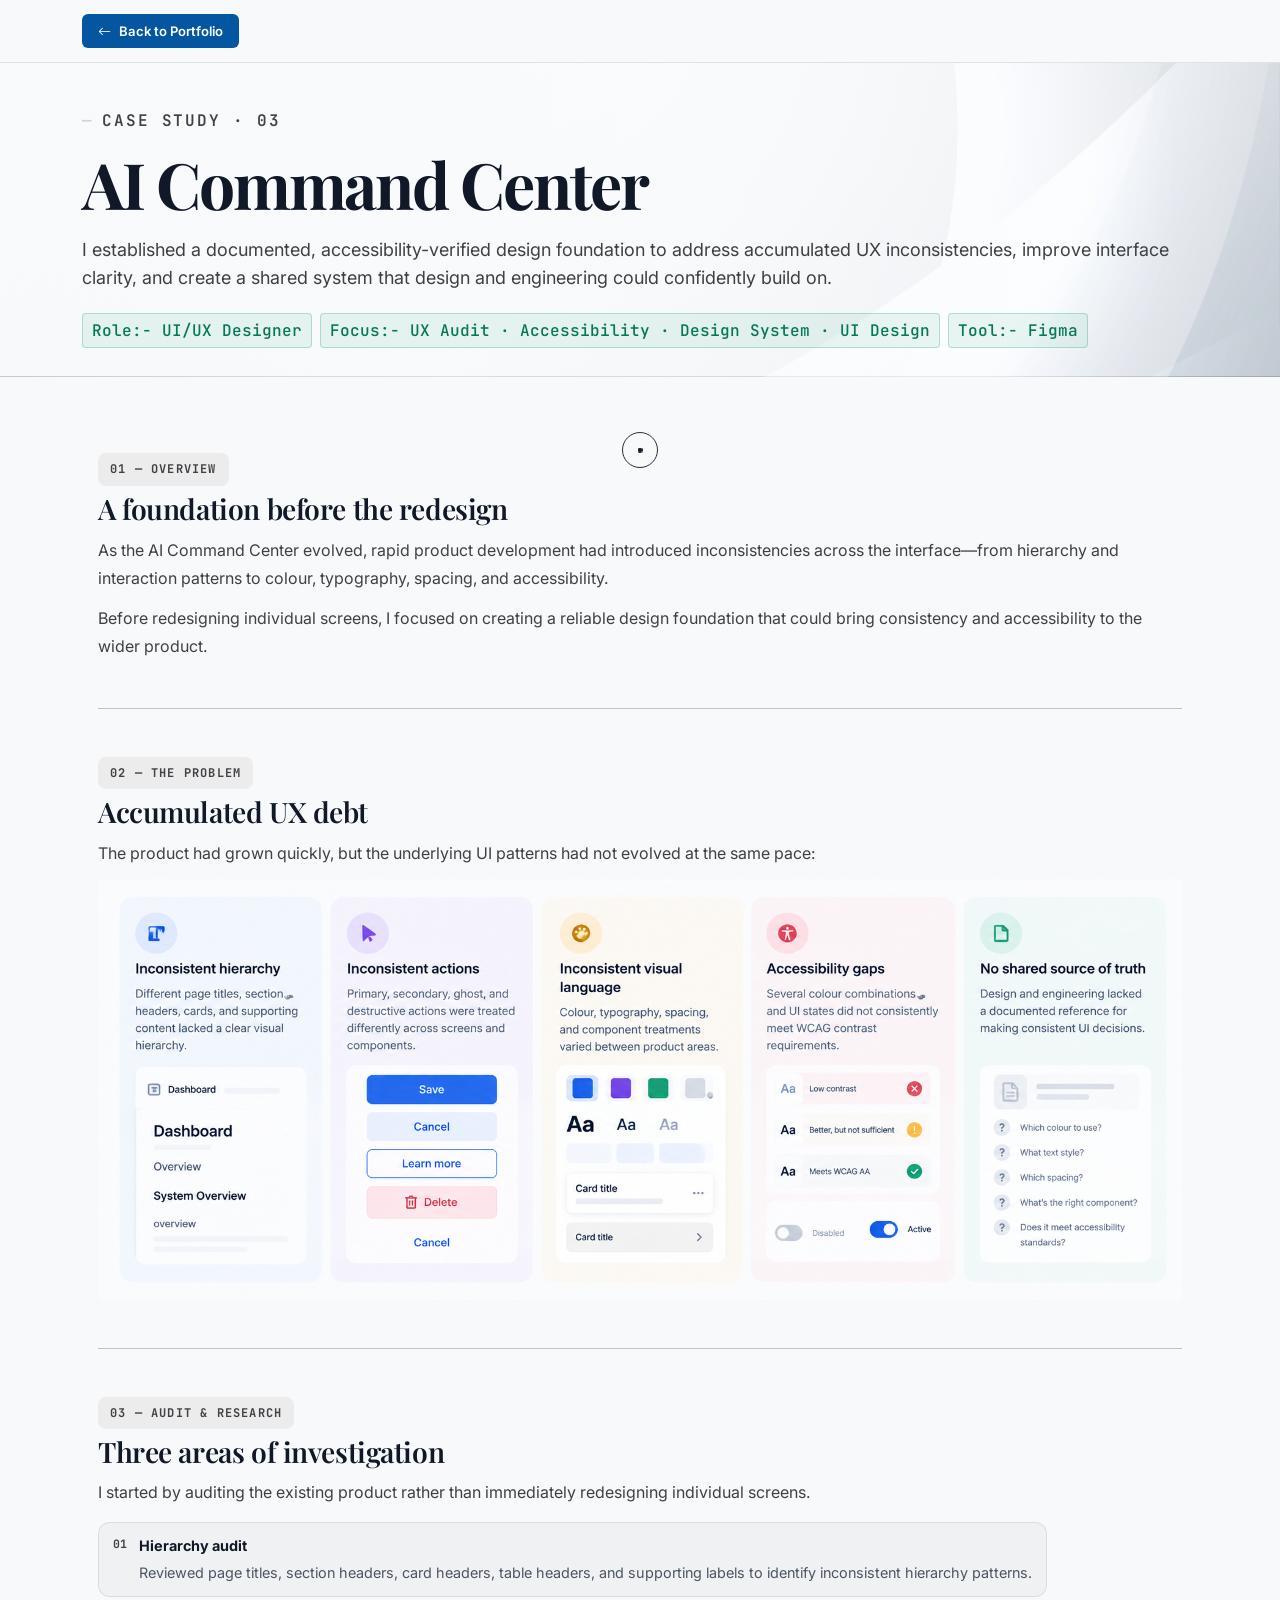
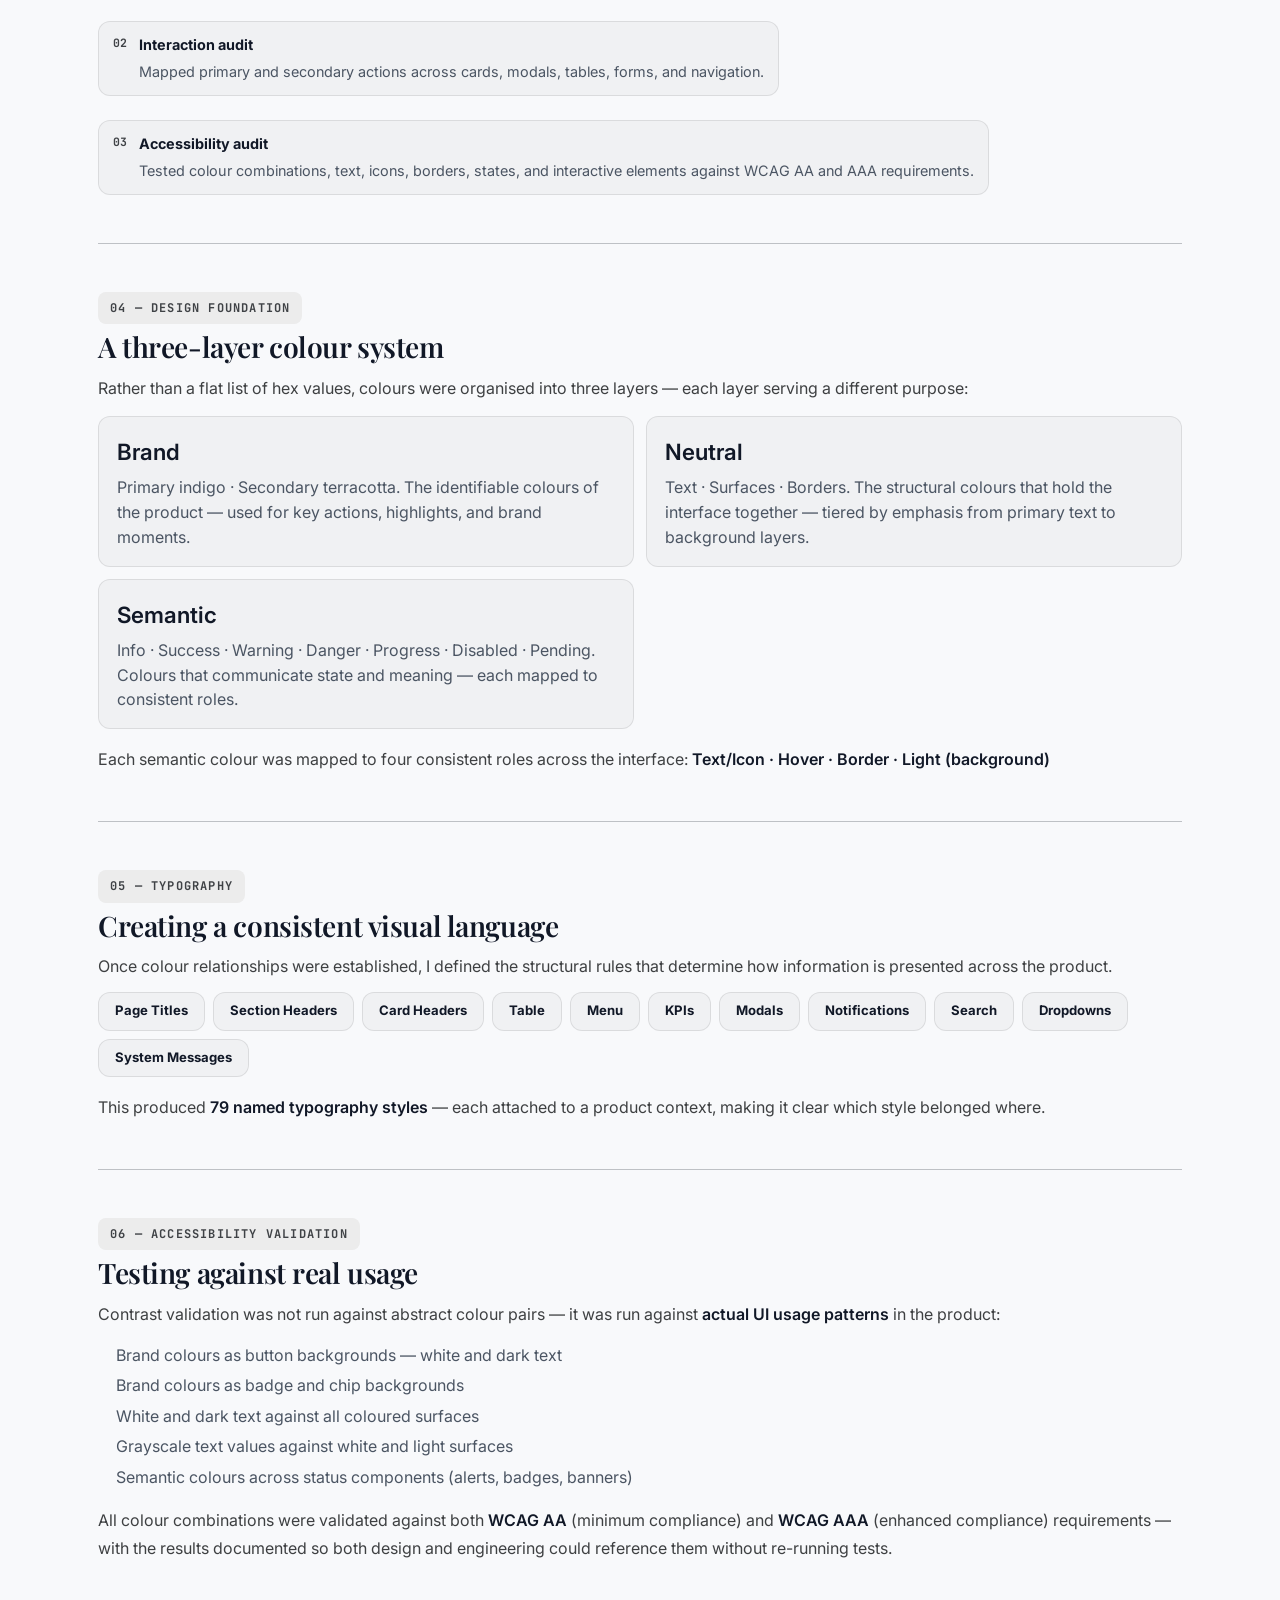
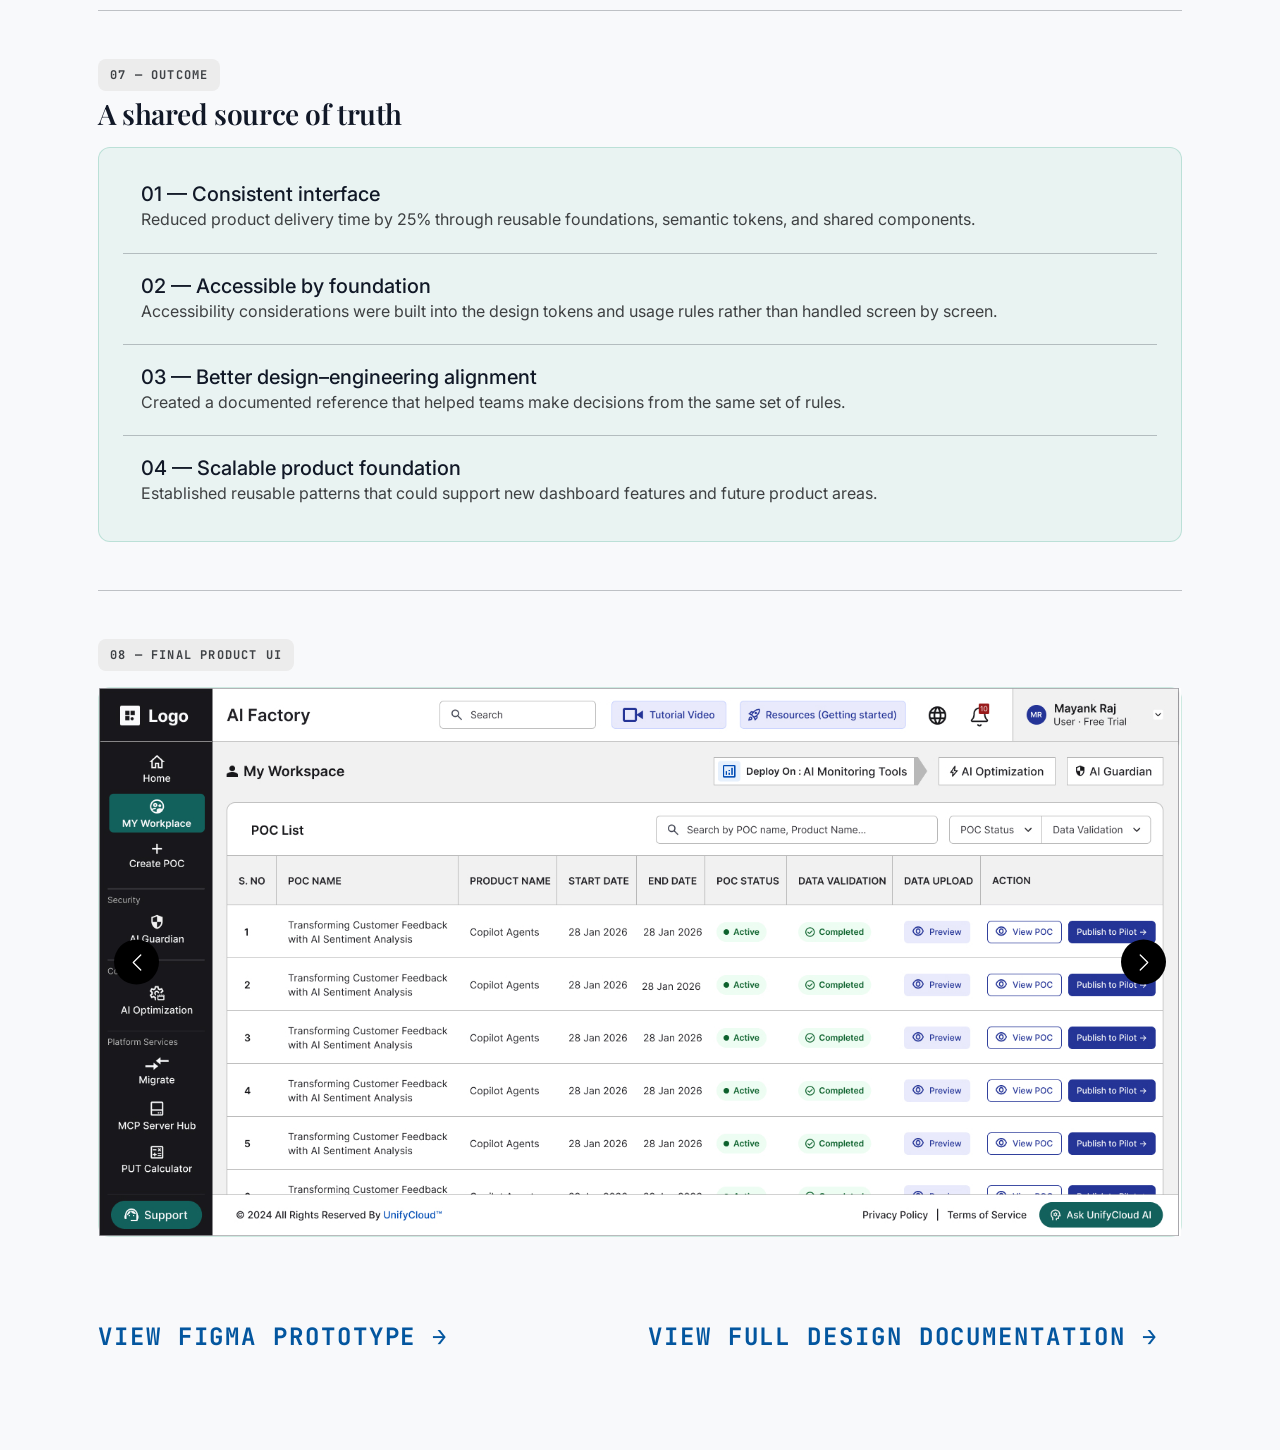
<file: case-study-ai-command-center.html>
<!DOCTYPE html>
<html lang="en">
<head>
  <meta charset="UTF-8" />
  <meta name="viewport" content="width=device-width, initial-scale=1.0" />
  <meta name="description" content="AI Command Center — Case Study by Mayank Raj. Building an accessible design foundation for an AI dashboard." />
  <title>AI Command Center — Mayank Raj</title>
  <link href="https://cdn.jsdelivr.net/npm/bootstrap@5.3.3/dist/css/bootstrap.min.css" rel="stylesheet" />
  <link rel="stylesheet" href="https://cdn.jsdelivr.net/npm/bootstrap-icons@1.11.3/font/bootstrap-icons.min.css" />
  <link rel="stylesheet" href="style.css" />
</head>
<body class="cs-page">
<div id="cursor-outer" aria-hidden="true"></div>
  <div id="cursor-dot" aria-hidden="true"></div>
<!-- NAV -->
<nav class="cs-nav">
  <div class="container">
    <div class="cs-nav-inner">
      <a href="index.html" class="cs-back"><i class="bi bi-arrow-left"></i> Back to Portfolio</a>
    </div>
  </div>
</nav>

<!-- HERO -->
<div class="cs-hero">
  <div class="container">
    <div class="cs-hero-label label">Case Study &middot; 03</div>
    <h1 class="cs-hero-title">AI Command Center</h1>
    <p class="cs-hero-sub">
      I established a documented, accessibility-verified design foundation to address accumulated UX inconsistencies, improve interface clarity, and create a shared system that design and engineering could confidently build on.
    </p>
    <div class="cs-meta-row">
      <span class="tag-teal tag">Role:- UI/UX Designer</span>
      <span class="tag-teal tag">Focus:- UX Audit &middot; Accessibility &middot; Design System &middot; UI Design</span>
      <span class="tag-teal tag">Tool:- Figma</span>
    </div>
  </div>
</div>


<!-- BODY -->
<div class="container">
  <div class="cs-body">

    <!-- CONTENT -->
    <main class="cs-content">

      <!-- Overview -->
      <div class="cs-section" id="overview">
        <div class="cs-section-num">01 &mdash; OVERVIEW</div>
        <h2 class="cs-section-title">A foundation before the redesign</h2>
        <div class="cs-section-body">
          <p>As the AI Command Center evolved, rapid product development had introduced inconsistencies across the interface&mdash;from hierarchy and interaction patterns to colour, typography, spacing, and accessibility.</p>
          <p>Before redesigning individual screens, I focused on creating a reliable design foundation that could bring consistency and accessibility to the wider product.</p>
        </div>
      </div>

      <hr>

      <!-- Problem -->
      <div class="cs-section" id="problem">
        <div class="cs-section-num">02 &mdash; THE PROBLEM</div>
        <h2 class="cs-section-title">Accumulated UX debt</h2>
        <div class="cs-section-body">
          <p>The product had grown quickly, but the underlying UI patterns had not evolved at the same pace:</p>
          <img src="./img/Accumulated.png" class="img-fluid w-100" alt="Accumulated UX debt diagram">
        </div>
      </div>

      <hr>

      <!-- Audit -->
      <div class="cs-section" id="audit">
        <div class="cs-section-num">03 &mdash; AUDIT &amp; RESEARCH</div>
        <h2 class="cs-section-title">Three areas of investigation</h2>
        <p>I started by auditing the existing product rather than immediately redesigning individual screens.</p>
        <div class="cs-steps">
          <div class="cs-step">
            <div class="cs-step-num">01</div>
            <div>
              <div class="cs-step-title">Hierarchy audit</div>
              <div class="cs-step-desc">Reviewed page titles, section headers, card headers, table headers, and supporting labels to identify inconsistent hierarchy patterns.</div>
            </div>
          </div>
          <div class="cs-step">
            <div class="cs-step-num">02</div>
            <div>
              <div class="cs-step-title">Interaction audit</div>
              <div class="cs-step-desc">Mapped primary and secondary actions across cards, modals, tables, forms, and navigation.</div>
            </div>
          </div>
          <div class="cs-step">
            <div class="cs-step-num">03</div>
            <div>
              <div class="cs-step-title">Accessibility audit</div>
              <div class="cs-step-desc">Tested colour combinations, text, icons, borders, states, and interactive elements against WCAG AA and AAA requirements.</div>
            </div>
          </div>
        </div>
      </div>

      <hr>

      <!-- Color -->
      <div class="cs-section" id="color">
        <div class="cs-section-num">04 &mdash; DESIGN FOUNDATION</div>
        <h2 class="cs-section-title">A three-layer colour system</h2>
        <div class="cs-section-body">
          <p>Rather than a flat list of hex values, colours were organised into three layers &mdash; each layer serving a different purpose:</p>
        </div>
        <div class="cs-principles">
          <div class="cs-principle">
            <div class="cs-principle-title" style="color:var(--accent-light);">Brand</div>
            <div class="cs-principle-desc">Primary indigo &middot; Secondary terracotta. The identifiable colours of the product &mdash; used for key actions, highlights, and brand moments.</div>
          </div>
          <div class="cs-principle">
            <div class="cs-principle-title" style="color:var(--text-2);">Neutral</div>
            <div class="cs-principle-desc">Text &middot; Surfaces &middot; Borders. The structural colours that hold the interface together &mdash; tiered by emphasis from primary text to background layers.</div>
          </div>
          <div class="cs-principle">
            <div class="cs-principle-title" style="color:var(--teal);">Semantic</div>
            <div class="cs-principle-desc">Info &middot; Success &middot; Warning &middot; Danger &middot; Progress &middot; Disabled &middot; Pending. Colours that communicate state and meaning &mdash; each mapped to consistent roles.</div>
          </div>
        </div>
        <div class="cs-section-body mt-3">
          <p>Each semantic colour was mapped to four consistent roles across the interface: <strong>Text/Icon &middot; Hover &middot; Border &middot; Light (background)</strong></p>
        </div>
      </div>

      <hr>

      <!-- Typography -->
      <div class="cs-section" id="typography">
        <div class="cs-section-num">05 &mdash; TYPOGRAPHY</div>
        <h2 class="cs-section-title">Creating a consistent visual language</h2>
        <div class="cs-section-body">
          <p>Once colour relationships were established, I defined the structural rules that determine how information is presented across the product.</p>
        </div>
        <div class="cs-steps" style="gap:8px;display:flex;flex-direction:row;flex-wrap:wrap;">
          <div class="cs-step mb-0" style="padding:6px 16px;">
            <div><div class="cs-step-title" style="font-size:.82rem;">Page Titles</div></div>
          </div>
          <div class="cs-step mb-0" style="padding:6px 16px;">
            <div><div class="cs-step-title" style="font-size:.82rem;">Section Headers</div></div>
          </div>
          <div class="cs-step mb-0" style="padding:6px 16px;">
            <div><div class="cs-step-title" style="font-size:.82rem;">Card Headers</div></div>
          </div>
          <div class="cs-step mb-0" style="padding:6px 16px;">
            <div><div class="cs-step-title" style="font-size:.82rem;">Table</div></div>
          </div>
          <div class="cs-step mb-0" style="padding:6px 16px;">
            <div><div class="cs-step-title" style="font-size:.82rem;">Menu</div></div>
          </div>
          <div class="cs-step mb-0" style="padding:6px 16px;">
            <div><div class="cs-step-title" style="font-size:.82rem;">KPIs</div></div>
          </div>
          <div class="cs-step mb-0" style="padding:6px 16px;">
            <div><div class="cs-step-title" style="font-size:.82rem;">Modals</div></div>
          </div>
          <div class="cs-step mb-0" style="padding:6px 16px;">
            <div><div class="cs-step-title" style="font-size:.82rem;">Notifications</div></div>
          </div>
          <div class="cs-step mb-0" style="padding:6px 16px;">
            <div><div class="cs-step-title" style="font-size:.82rem;">Search</div></div>
          </div>
          <div class="cs-step mb-0" style="padding:6px 16px;">
            <div><div class="cs-step-title" style="font-size:.82rem;">Dropdowns</div></div>
          </div>
          <div class="cs-step mb-0" style="padding:6px 16px;">
            <div><div class="cs-step-title" style="font-size:.82rem;">System Messages</div></div>
          </div>
        </div>
        <div class="cs-section-body mt-3">
          <p>This produced <strong>79 named typography styles</strong> &mdash; each attached to a product context, making it clear which style belonged where.</p>
        </div>
      </div>

      <hr>

      <!-- Accessibility -->
      <div class="cs-section" id="accessibility">
        <div class="cs-section-num">06 &mdash; Accessibility Validation</div>
        <h2 class="cs-section-title">Testing against real usage</h2>
        <div class="cs-section-body">
          <p>Contrast validation was not run against abstract colour pairs &mdash; it was run against <strong>actual UI usage patterns</strong> in the product:</p>
          <div class="cs-list">
            <div class="cs-list-item">Brand colours as button backgrounds &mdash; white and dark text</div>
            <div class="cs-list-item">Brand colours as badge and chip backgrounds</div>
            <div class="cs-list-item">White and dark text against all coloured surfaces</div>
            <div class="cs-list-item">Grayscale text values against white and light surfaces</div>
            <div class="cs-list-item">Semantic colours across status components (alerts, badges, banners)</div>
          </div>
          <p class="mt-3">All colour combinations were validated against both <strong>WCAG AA</strong> (minimum compliance) and <strong>WCAG AAA</strong> (enhanced compliance) requirements &mdash; with the results documented so both design and engineering could reference them without re-running tests.</p>
        </div>
      </div>

      <hr>

      <!-- Outcome -->
      <div class="cs-section" id="impact">
        <div class="cs-section-num">07 &mdash; OUTCOME</div>
        <h2 class="cs-section-title">A shared source of truth</h2>
        <div class="cs-outcome">
          <div class="cs-list">
            <div class="cs-list-item">
              <h5 class="mb-0">01 &mdash; Consistent interface</h5>
              <p class="mb-0">Reduced product delivery time by 25% through reusable foundations, semantic tokens, and
                shared components.</p>
            </div>
            <hr>
            <div class="cs-list-item">
              <h5 class="mb-0">02 &mdash; Accessible by foundation</h5>
              <p class="mb-0">Accessibility considerations were built into the design tokens and usage rules rather than handled screen by screen.</p>
            </div>
            <hr>
            <div class="cs-list-item">
              <h5 class="mb-0">03 &mdash; Better design&ndash;engineering alignment</h5>
              <p class="mb-0">Created a documented reference that helped teams make decisions from the same set of rules.</p>
            </div>
            <hr>
            <div class="cs-list-item">
              <h5 class="mb-0">04 &mdash; Scalable product foundation</h5>
              <p class="mb-0">Established reusable patterns that could support new dashboard features and future product areas.</p>
            </div>
          </div>
        </div>
      </div>

      <hr>

      <!-- Final Product UI -->
      <div class="cs-section" id="final-ui">
        <div class="cs-section-num">08 &mdash; Final Product UI</div>
        <div class="cs-outcome bg-white p-0">
          <div id="carouselExampleControls" class="carousel slide" data-bs-ride="carousel">
            <div class="carousel-inner">
              <div class="carousel-item active">
                <img src="./img/comman-center/img-1.jpg" class="d-block w-100" alt="AI Command Center UI 1">
              </div>
              <div class="carousel-item">
                <img src="./img/comman-center/img-2.jpg" class="d-block w-100" alt="AI Command Center UI 2">
              </div>
              <div class="carousel-item">
                <img src="./img/comman-center/img-3.png" class="d-block w-100" alt="AI Command Center UI 3">
              </div>
              <div class="carousel-item">
                <img src="./img/comman-center/img-4.png" class="d-block w-100" alt="AI Command Center UI 4">
              </div>
              <div class="carousel-item">
                <img src="./img/comman-center/img-5.jpg" class="d-block w-100" alt="AI Command Center UI 5">
              </div>
              <div class="carousel-item">
                <img src="./img/comman-center/img-6.jpg" class="d-block w-100" alt="AI Command Center UI 6">
              </div>
              <div class="carousel-item">
                <img src="./img/comman-center/img-7.jpg" class="d-block w-100" alt="AI Command Center UI 7">
              </div>
              <div class="carousel-item">
                <img src="./img/comman-center/img-8.jpg" class="d-block w-100" alt="AI Command Center UI 8">
              </div>
              <div class="carousel-item">
                <img src="./img/comman-center/img-9.jpg" class="d-block w-100" alt="AI Command Center UI 9">
              </div>
              <div class="carousel-item">
                <img src="./img/comman-center/img-10.jpg" class="d-block w-100" alt="AI Command Center UI 10">
              </div>
            </div>
            <button class="carousel-control-prev" type="button" data-bs-target="#carouselExampleControls" data-bs-slide="prev">
              <span class="carousel-control-prev-icon" aria-hidden="true"></span>
              <span class="visually-hidden">Previous</span>
            </button>
            <button class="carousel-control-next" type="button" data-bs-target="#carouselExampleControls" data-bs-slide="next">
              <span class="carousel-control-next-icon" aria-hidden="true"></span>
              <span class="visually-hidden">Next</span>
            </button>
          </div>
        </div>
      </div>

      <!-- Page nav -->
      <div class="row g-3 Page-nav">
        <div class="col-12 col-sm-6">
          <h2 class="Page-nav-h2">
            <a target="_blank"
              href="https://www.figma.com/proto/Y5ZL1iqNdvE3gtudbFazqo/AI-Command-Center?node-id=31-13650&viewport=721%2C-2513%2C0.4&t=WiKpLVjhN22cwYap-1&scaling=min-zoom&content-scaling=fixed&starting-point-node-id=15%3A1681&show-proto-sidebar=1&page-id=0%3A1"
              class="cs-nav-next">
              <div class="cs-nav-dir">View Figma Prototype &rarr;</div>
            </a>
          </h2>
        </div>
        <div class="col-12 col-sm-6 text-sm-end">
          <h2 class="Page-nav-h2">
            <a target="_blank" href="img/command-center-doc.pdf" class="cs-nav-next">
              <div class="cs-nav-dir">View Full Design Documentation &rarr;</div>
            </a>
          </h2>
        </div>
      </div>

    </main>
  </div>
</div>

<script src="https://cdn.jsdelivr.net/npm/bootstrap@5.3.3/dist/js/bootstrap.bundle.min.js"></script>
<script src="script.js"></script>
</body>
</html>
</file>
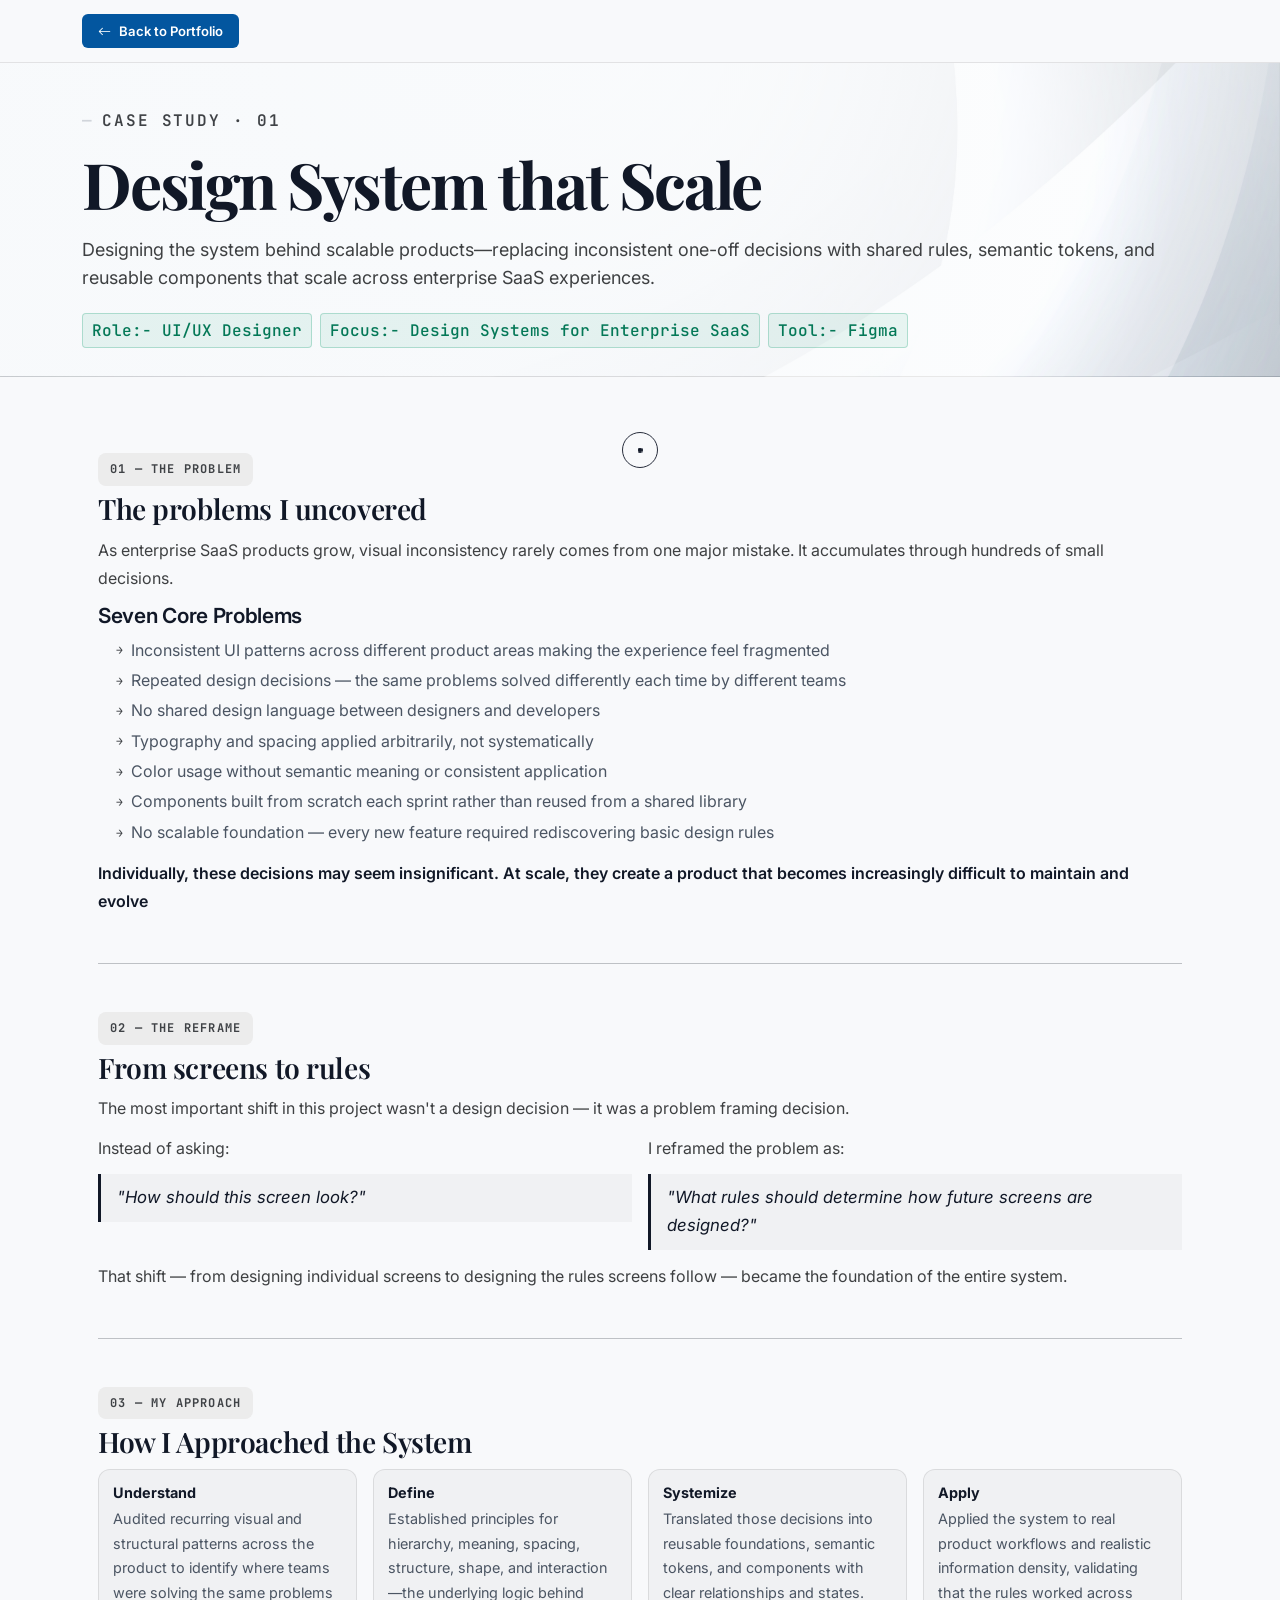
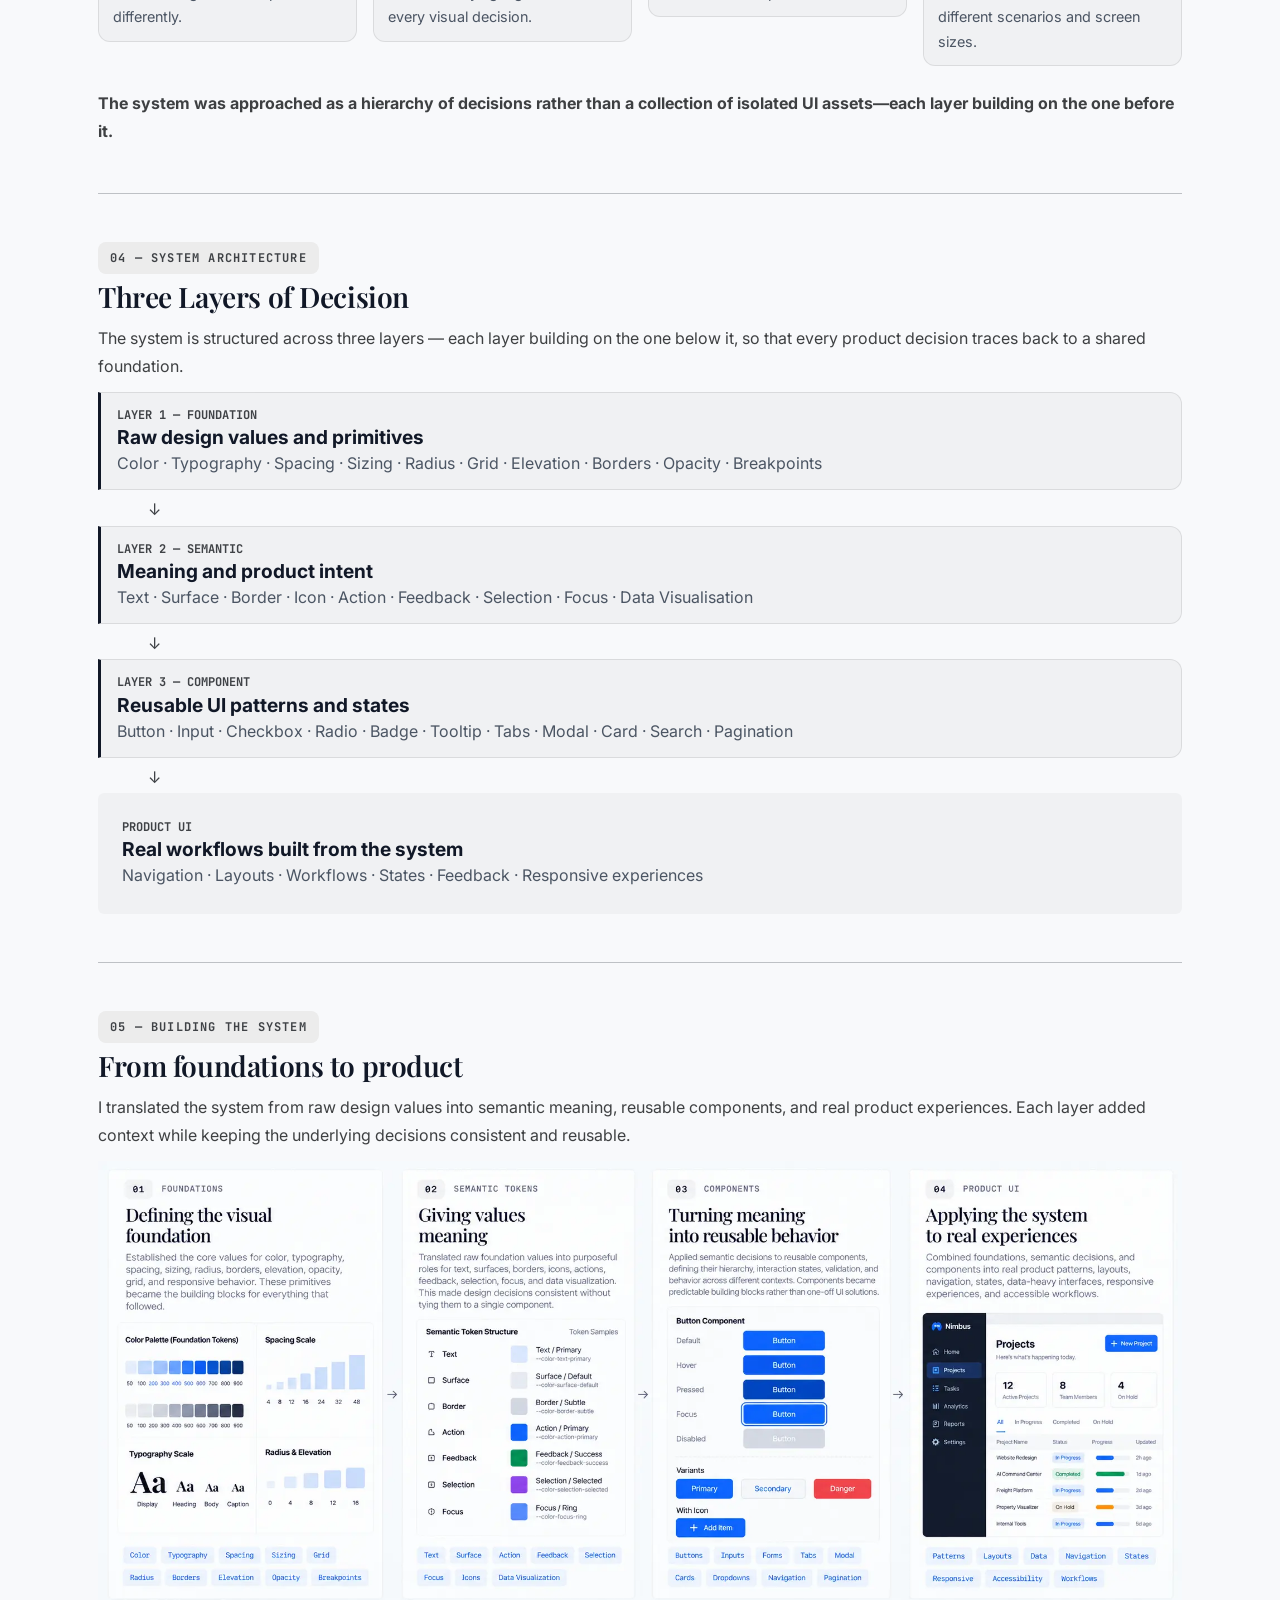
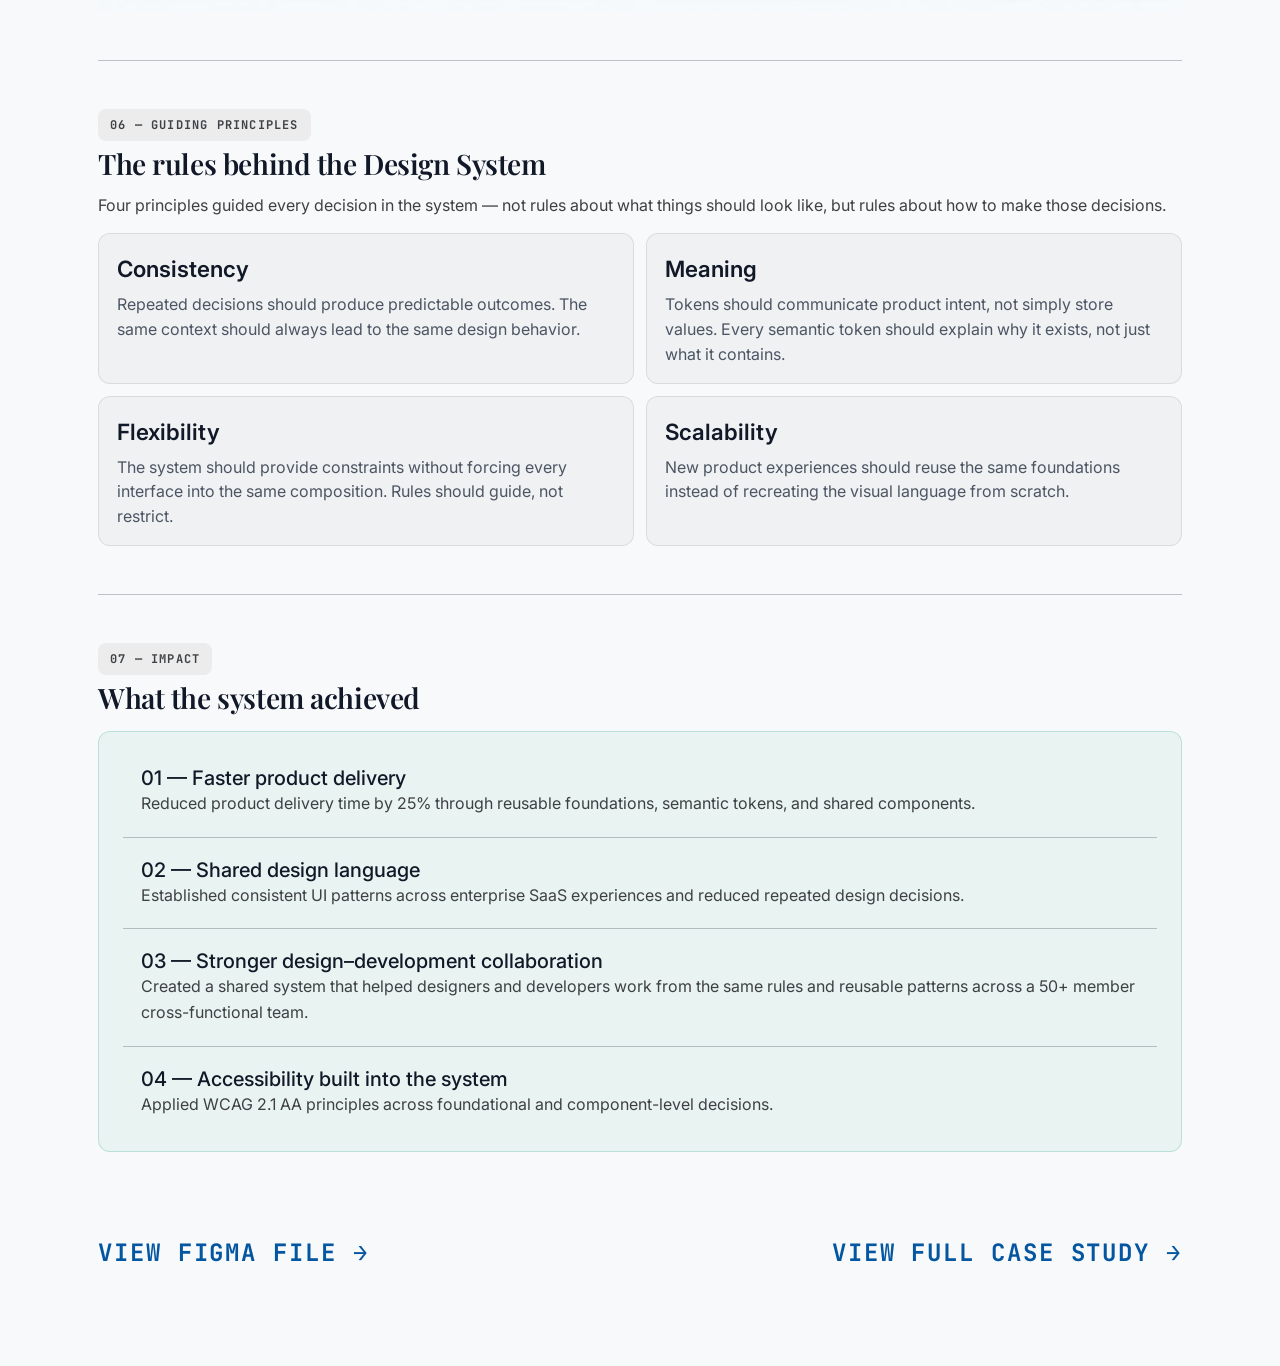
<file: case-study-nimbus.html>
<!DOCTYPE html>
<html lang="en">

<head>
  <meta charset="UTF-8" />
  <meta name="viewport" content="width=device-width, initial-scale=1.0" />
  <meta name="description"
    content="Nimbus Design System — Case Study by Mayank Raj. Building the system behind scalable enterprise products." />
  <title>Nimbus Design System — Mayank Raj</title>
  <link href="https://cdn.jsdelivr.net/npm/bootstrap@5.3.3/dist/css/bootstrap.min.css" rel="stylesheet" />
  <link rel="stylesheet" href="https://cdn.jsdelivr.net/npm/bootstrap-icons@1.11.3/font/bootstrap-icons.min.css" />
  <link rel="stylesheet" href="style.css" />
</head>

<body class="cs-page">
<div id="cursor-outer" aria-hidden="true"></div>
  <div id="cursor-dot" aria-hidden="true"></div>
  <!-- NAV -->
  <nav class="cs-nav">
    <div class="container">
      <div class="cs-nav-inner">
        <a href="index.html" class="cs-back"><i class="bi bi-arrow-left"></i> Back to Portfolio</a>
      </div>
    </div>
  </nav>

  <!-- HERO -->
  <div class="cs-hero">
    <div class="container">
      <div class="cs-hero-label label">Case Study &middot; 01</div>
      <h1 class="cs-hero-title">Design System that Scale</h1>
      <p class="cs-hero-sub">
        Designing the system behind scalable products&mdash;replacing inconsistent one-off decisions with shared rules,
        semantic tokens, and reusable components that scale across enterprise SaaS experiences.
      </p>
      <div class="cs-meta-row">
        <span class="tag-teal tag">Role:- UI/UX Designer</span>
        <span class="tag-teal tag">Focus:- Design Systems for Enterprise SaaS</span>
        <span class="tag-teal tag">Tool:- Figma</span>
      </div>
    </div>
  </div>

  <!-- BODY -->
  <div class="container">
    <div class="cs-body">

      <!-- CONTENT -->
      <main class="cs-content">

        <!-- Overview -->
        <div class="cs-section" id="overview">
          <div class="cs-section-num">01 &mdash; The Problem</div>
          <h2 class="cs-section-title">The problems I uncovered</h2>
          <div class="cs-section-body">
            <p>As enterprise SaaS products grow, visual inconsistency rarely comes from one major mistake. It
              accumulates through hundreds of small decisions.</p>
          </div>
          <h2 class="cs-section-subtitle mb-2">Seven Core Problems</h2>
          <div class="cs-section-body">
            <div class="cs-list mt-0">
              <div class="cs-list-item d-flex align-items-start align-items-lg-center"><div class="cs-step-num me-2">&rarr;</div>Inconsistent UI patterns across different product areas making the experience feel fragmented</div>
              <div class="cs-list-item d-flex align-items-start align-items-lg-center"><div class="cs-step-num me-2">&rarr;</div>Repeated design decisions &mdash; the same problems solved differently each time by different teams</div>
              <div class="cs-list-item d-flex align-items-start align-items-lg-center"><div class="cs-step-num me-2">&rarr;</div>No shared design language between designers and developers</div>
              <div class="cs-list-item d-flex align-items-start align-items-lg-center"><div class="cs-step-num me-2">&rarr;</div>Typography and spacing applied arbitrarily, not systematically</div>
              <div class="cs-list-item d-flex align-items-start align-items-lg-center"><div class="cs-step-num me-2">&rarr;</div>Color usage without semantic meaning or consistent application</div>
              <div class="cs-list-item d-flex align-items-start align-items-lg-center"><div class="cs-step-num me-2">&rarr;</div>Components built from scratch each sprint rather than reused from a shared library</div>
              <div class="cs-list-item d-flex align-items-start align-items-lg-center"><div class="cs-step-num me-2">&rarr;</div>No scalable foundation &mdash; every new feature required rediscovering basic design
                rules</div>
            </div>
            <p><strong>Individually, these decisions may seem insignificant. At scale, they create a product that
                becomes increasingly difficult to maintain and evolve</strong></p>
          </div>
        </div>

        <hr />

        <!-- Reframe -->
        <div class="cs-section" id="reframe">
          <div class="cs-section-num">02 &mdash; The Reframe</div>
          <h2 class="cs-section-title">From screens to rules</h2>
          <div class="cs-section-body">
            <p>The most important shift in this project wasn't a design decision &mdash; it was a problem framing decision.
            </p>
            <div class="row g-3">
              <div class="col-12 col-md-6">
                <p>Instead of asking:</p>
                <div class="cs-quote">"How should this screen look?"</div>
              </div>
              <div class="col-12 col-md-6">
                <p>I reframed the problem as:</p>
                <div class="cs-quote">"What rules should determine how future screens are designed?"</div>
              </div>
            </div>

            <p>That shift &mdash; from designing individual screens to designing the rules screens follow &mdash; became the
              foundation of the entire system.</p>
          </div>
        </div>

        <hr />

        <!-- Approach -->
        <div class="cs-section" id="approach">
          <div class="cs-section-num">03 &mdash; My Approach</div>
          <h2 class="cs-section-title">How I Approached the System</h2>
          <div class="cs-steps">
            <div class="row g-3">
              <div class="col-12 col-sm-6 col-lg-3">
                <div class="cs-step">
                  <div>
                    <div class="cs-step-title">Understand</div>
                    <div class="cs-step-desc">Audited recurring visual and structural patterns across the product to
                      identify where teams were solving the same problems differently.</div>
                  </div>
                </div>
              </div>
              <div class="col-12 col-sm-6 col-lg-3">
                <div class="cs-step">
                  <div>
                    <div class="cs-step-title">Define</div>
                    <div class="cs-step-desc">Established principles for hierarchy, meaning, spacing, structure, shape,
                      and interaction&mdash;the underlying logic behind every visual decision.</div>
                  </div>
                </div>
              </div>
              <div class="col-12 col-sm-6 col-lg-3">
                <div class="cs-step">
                  <div>
                    <div class="cs-step-title">Systemize</div>
                    <div class="cs-step-desc">Translated those decisions into reusable foundations, semantic tokens, and
                      components with clear relationships and states.</div>
                  </div>
                </div>
              </div>
              <div class="col-12 col-sm-6 col-lg-3">
                <div class="cs-step">
                  <div>
                    <div class="cs-step-title">Apply</div>
                    <div class="cs-step-desc">Applied the system to real product workflows and realistic information
                      density, validating that the rules worked across different scenarios and screen sizes.</div>
                  </div>
                </div>
              </div>
            </div>

            <p class="mb-0"><strong>The system was approached as a hierarchy of decisions rather than a collection of isolated UI assets&mdash;each layer building on the one before it.</strong></p>
          </div>
        </div>

        <hr />

        <!-- Architecture -->
        <div class="cs-section" id="architecture">
          <div class="cs-section-num">04 &mdash; System Architecture</div>
          <h2 class="cs-section-title">Three Layers of Decision</h2>
          <div class="cs-section-body">
            <p>The system is structured across three layers &mdash; each layer building on the one below it, so that every
              product decision traces back to a shared foundation.</p>
          </div>
          <div class="cs-layers">
            <div class="cs-layer">
              <div class="cs-layer-lbl">Layer 1 &mdash; Foundation</div>
              <div class="cs-layer-title">Raw design values and primitives</div>
              <div class="cs-layer-items">Color &middot; Typography &middot; Spacing &middot; Sizing &middot; Radius &middot; Grid &middot; Elevation &middot; Borders &middot;
                Opacity &middot; Breakpoints</div>
            </div>
            <div class="cs-layer-arrow">&#8595;</div>
            <div class="cs-layer">
              <div class="cs-layer-lbl">Layer 2 &mdash; Semantic</div>
              <div class="cs-layer-title">Meaning and product intent</div>
              <div class="cs-layer-items">Text &middot; Surface &middot; Border &middot; Icon &middot; Action &middot; Feedback &middot; Selection &middot; Focus &middot; Data
                Visualisation</div>
            </div>
            <div class="cs-layer-arrow">&#8595;</div>
            <div class="cs-layer">
              <div class="cs-layer-lbl">Layer 3 &mdash; Component</div>
              <div class="cs-layer-title">Reusable UI patterns and states</div>
              <div class="cs-layer-items">Button &middot; Input &middot; Checkbox &middot; Radio &middot; Badge &middot; Tooltip &middot; Tabs &middot; Modal &middot; Card &middot;
                Search &middot; Pagination</div>
            </div>
            <div class="cs-layer-arrow">&#8595;</div>
            <div class="cs-layer rounded-2 border-0 p-4">
              <div class="cs-layer-lbl">Product UI</div>
              <div class="cs-layer-title">Real workflows built from the system</div>
              <div class="cs-layer-items">Navigation &middot; Layouts &middot; Workflows &middot; States &middot; Feedback &middot; Responsive experiences
              </div>
            </div>
          </div>
        </div>

        <hr />

        <!-- Building the System -->
        <div class="cs-section" id="building">
          <div class="cs-section-num">05 &mdash; BUILDING THE SYSTEM</div>
          <h2 class="cs-section-title">From foundations to product</h2>
          <div class="cs-section-body">
            <p>I translated the system from raw design values into semantic meaning, reusable components, and real product experiences. Each layer added context while keeping the underlying decisions consistent and reusable.</p>
          </div>
          <img class="w-100" src="./img/Foundationsto1.webp" alt="Design system foundations visual" />
        </div>

        <hr />

        <!-- Principles -->
        <div class="cs-section" id="principles">
          <div class="cs-section-num">06 &mdash; Guiding Principles</div>
          <h2 class="cs-section-title">The rules behind the Design System</h2>
          <div class="cs-section-body">
            <p>Four principles guided every decision in the system &mdash; not rules about what things should look like, but
              rules about how to make those decisions.</p>
          </div>
          <div class="cs-principles">
            <div class="cs-principle">
              <div class="cs-principle-title">Consistency</div>
              <div class="cs-principle-desc">Repeated decisions should produce predictable outcomes. The same context
                should always lead to the same design behavior.</div>
            </div>
            <div class="cs-principle">
              <div class="cs-principle-title">Meaning</div>
              <div class="cs-principle-desc">Tokens should communicate product intent, not simply store values. Every
                semantic token should explain why it exists, not just what it contains.</div>
            </div>
            <div class="cs-principle">
              <div class="cs-principle-title">Flexibility</div>
              <div class="cs-principle-desc">The system should provide constraints without forcing every interface into
                the same composition. Rules should guide, not restrict.</div>
            </div>
            <div class="cs-principle">
              <div class="cs-principle-title">Scalability</div>
              <div class="cs-principle-desc">New product experiences should reuse the same foundations instead of
                recreating the visual language from scratch.</div>
            </div>
          </div>
        </div>

        <hr />

        <!-- Impact -->
        <div class="cs-section" id="impact">
          <div class="cs-section-num">07 &mdash; Impact</div>
          <h2 class="cs-section-title">What the system achieved</h2>
          <div class="cs-outcome">
            <div class="cs-list">
              <div class="cs-list-item">
                <h5 class="mb-0">01 &mdash; Faster product delivery</h5>
                <p class="mb-0">Reduced product delivery time by 25% through reusable foundations, semantic tokens, and
                  shared components.</p>
              </div>
              <hr>
              <div class="cs-list-item">
                <h5 class="mb-0">02 &mdash; Shared design language</h5>
                <p class="mb-0">Established consistent UI patterns across enterprise SaaS experiences and reduced
                  repeated design decisions.</p>
              </div>
              <hr>
              <div class="cs-list-item">
                <h5 class="mb-0">03 &mdash; Stronger design&ndash;development collaboration</h5>
                <p class="mb-0">Created a shared system that helped designers and developers work from the same rules
                  and reusable patterns across a 50+ member cross-functional team.</p>
              </div>
              <hr>
              <div class="cs-list-item">
                <h5 class="mb-0">04 &mdash; Accessibility built into the system</h5>
                <p class="mb-0">Applied WCAG 2.1 AA principles across foundational and component-level decisions.</p>
              </div>
            </div>
          </div>
        </div>

        <!-- Page nav -->
        <div class="row g-3 Page-nav">
          <div class="col-12 col-sm-6">
            <h2 class="Page-nav-h2">
              <a target="_blank"
                href="https://www.figma.com/proto/0At4FR2KWWOMtXBfB3fOOj/Design-System?node-id=105-58802&viewport=3773%2C-464%2C0.06&t=AOAiSLPhPTQLKbR3-1&scaling=scale-down-width&content-scaling=fixed&page-id=0%3A1"
                class="cs-nav-next">
                <div class="cs-nav-dir">View Figma File &rarr;</div>
              </a>
            </h2>
          </div>
          <div class="col-12 col-sm-6 text-sm-end">
            <h2 class="Page-nav-h2 float-end">
              <a target="_blank" href="img/Design-system.pdf" class="cs-nav-next">
                <div class="cs-nav-dir">View Full Case Study &rarr;</div>
              </a>
            </h2>
          </div>
        </div>

      </main>
    </div>
  </div>

  <script src="https://cdn.jsdelivr.net/npm/bootstrap@5.3.3/dist/js/bootstrap.bundle.min.js"></script>
  <script src="script.js"></script>
</body>

</html>
</file>
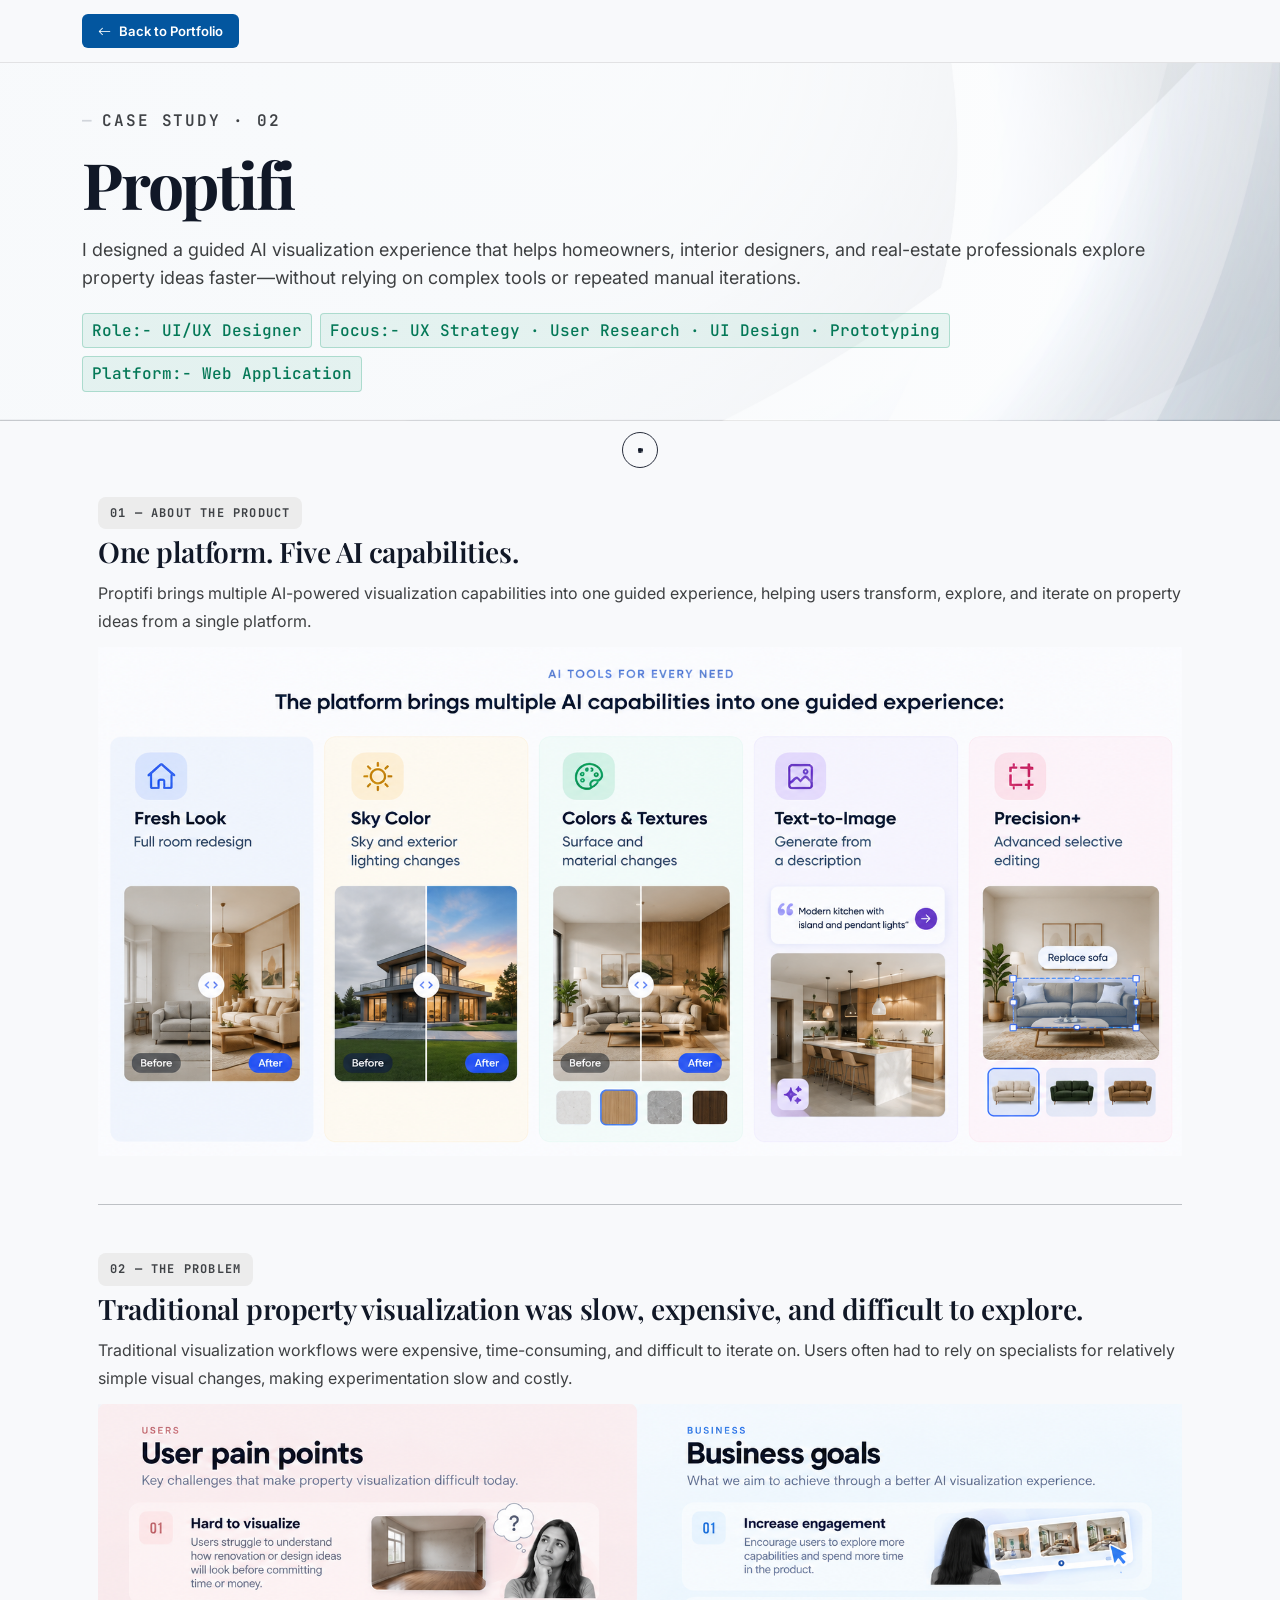
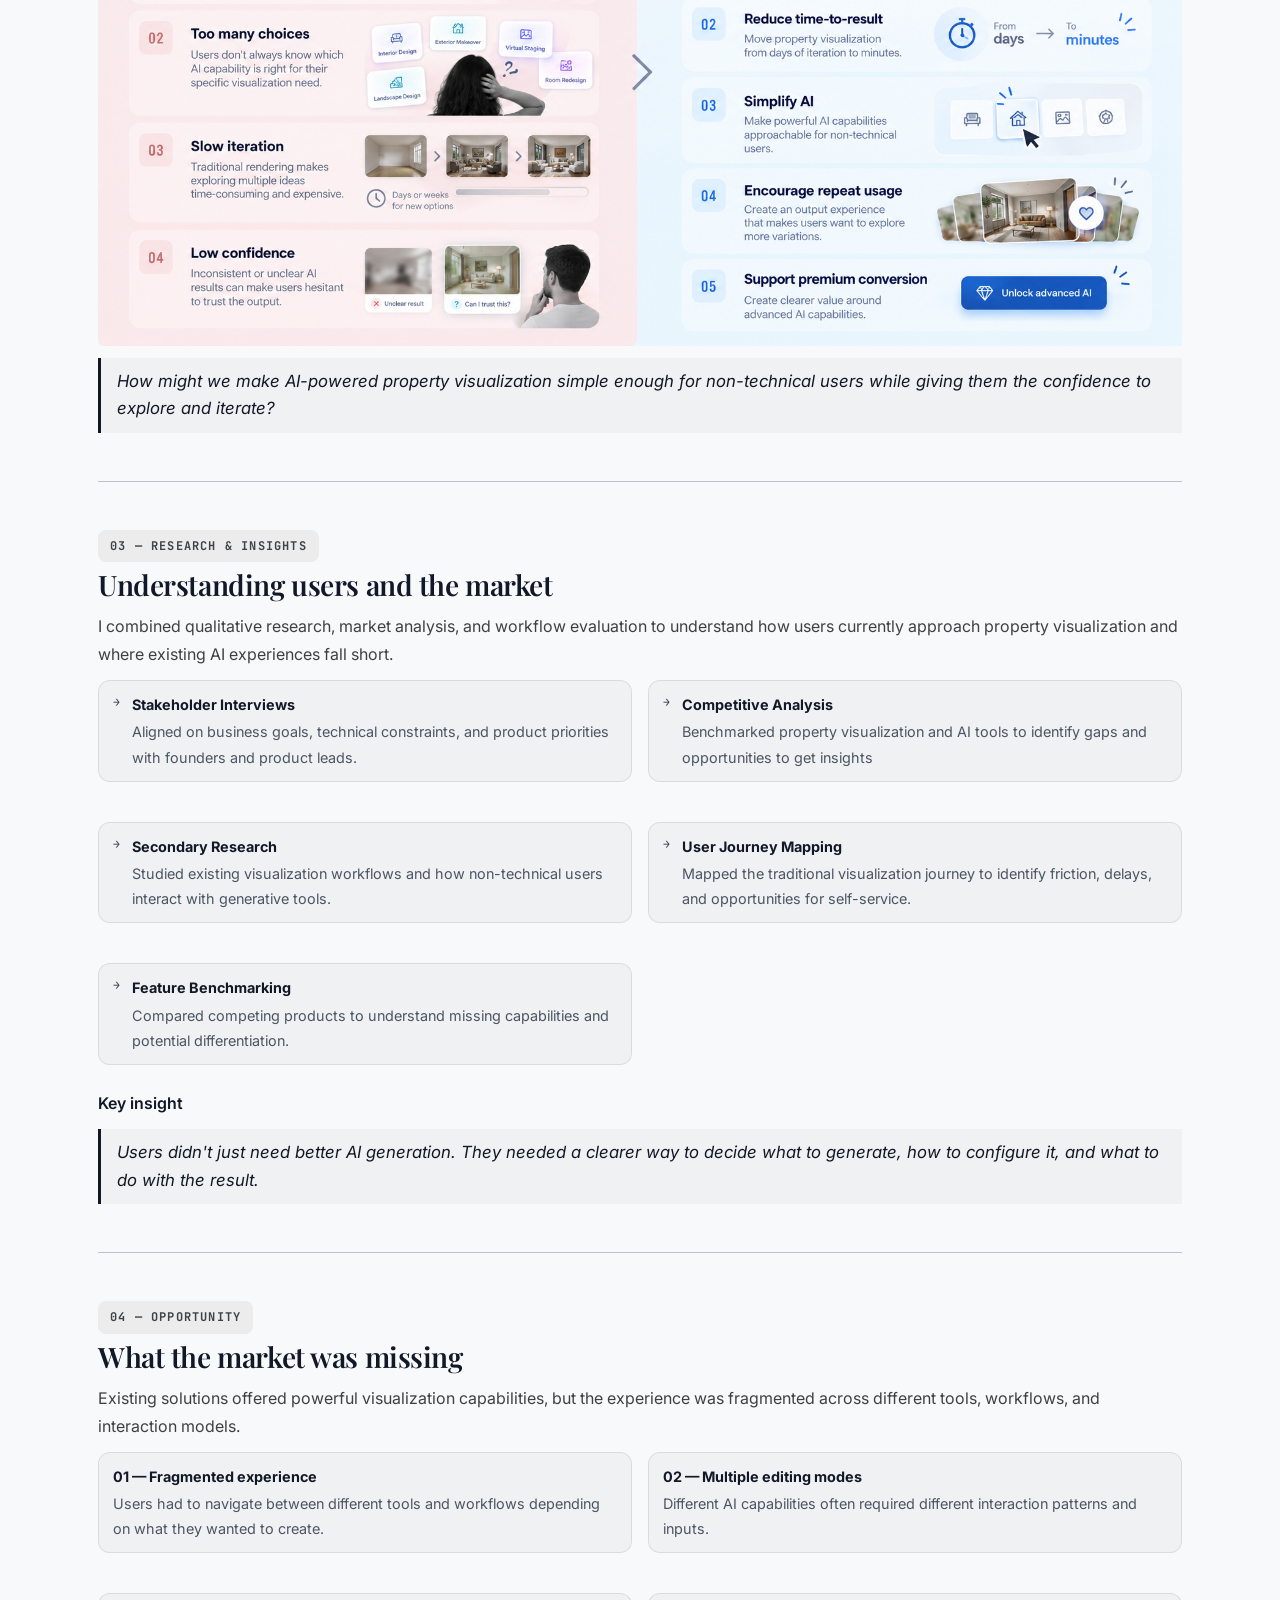
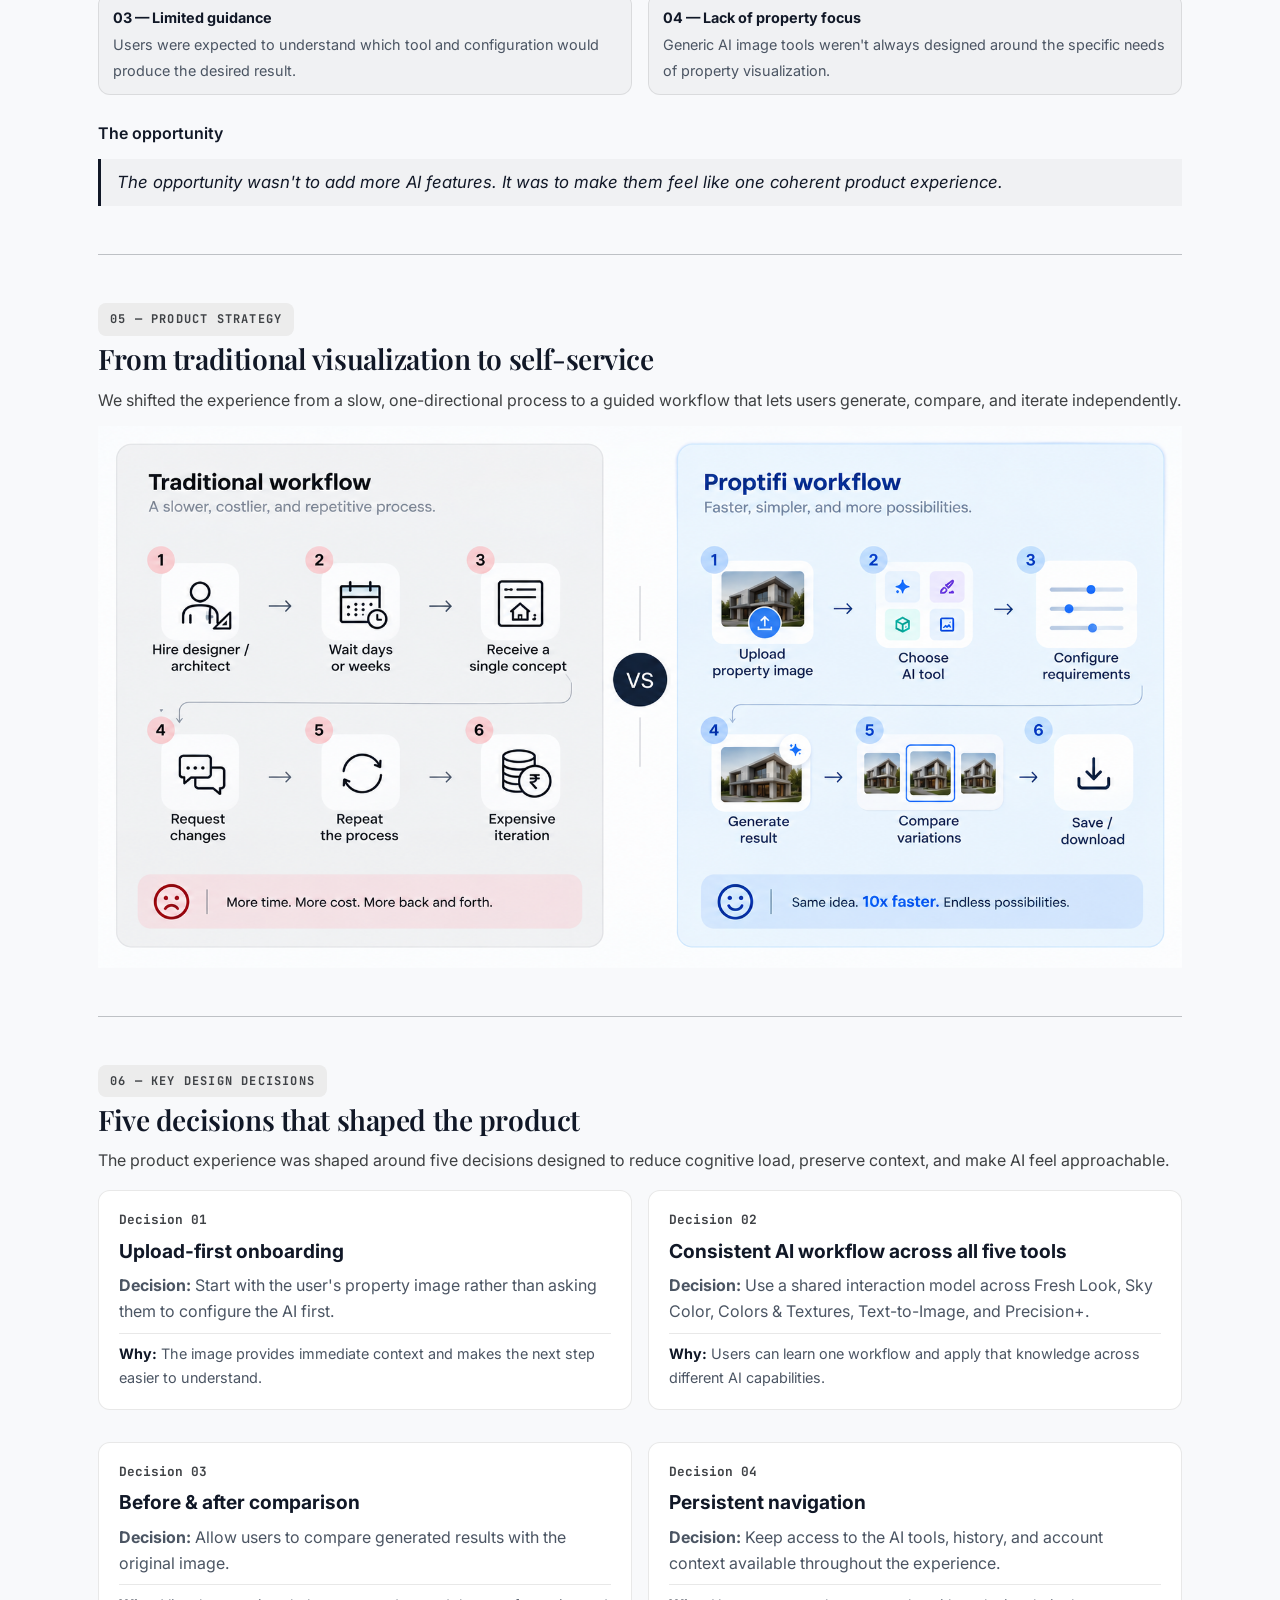
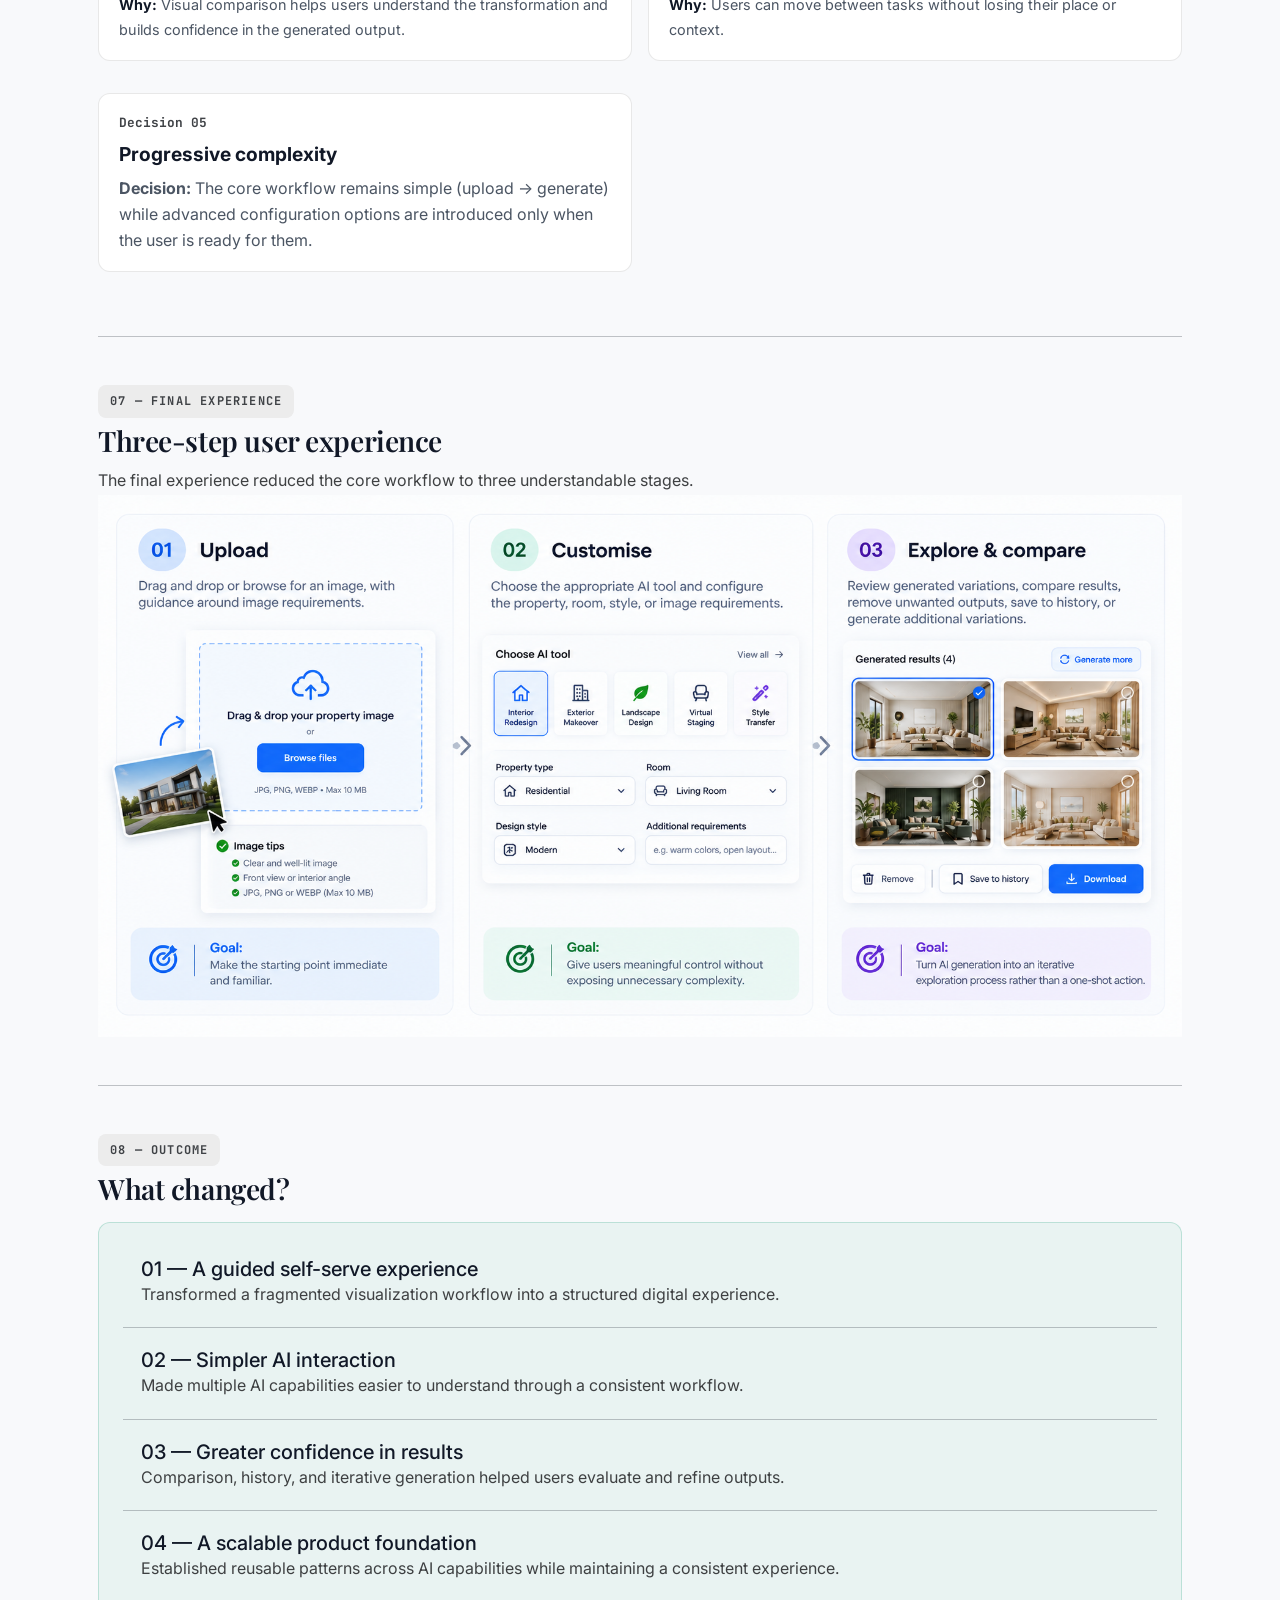
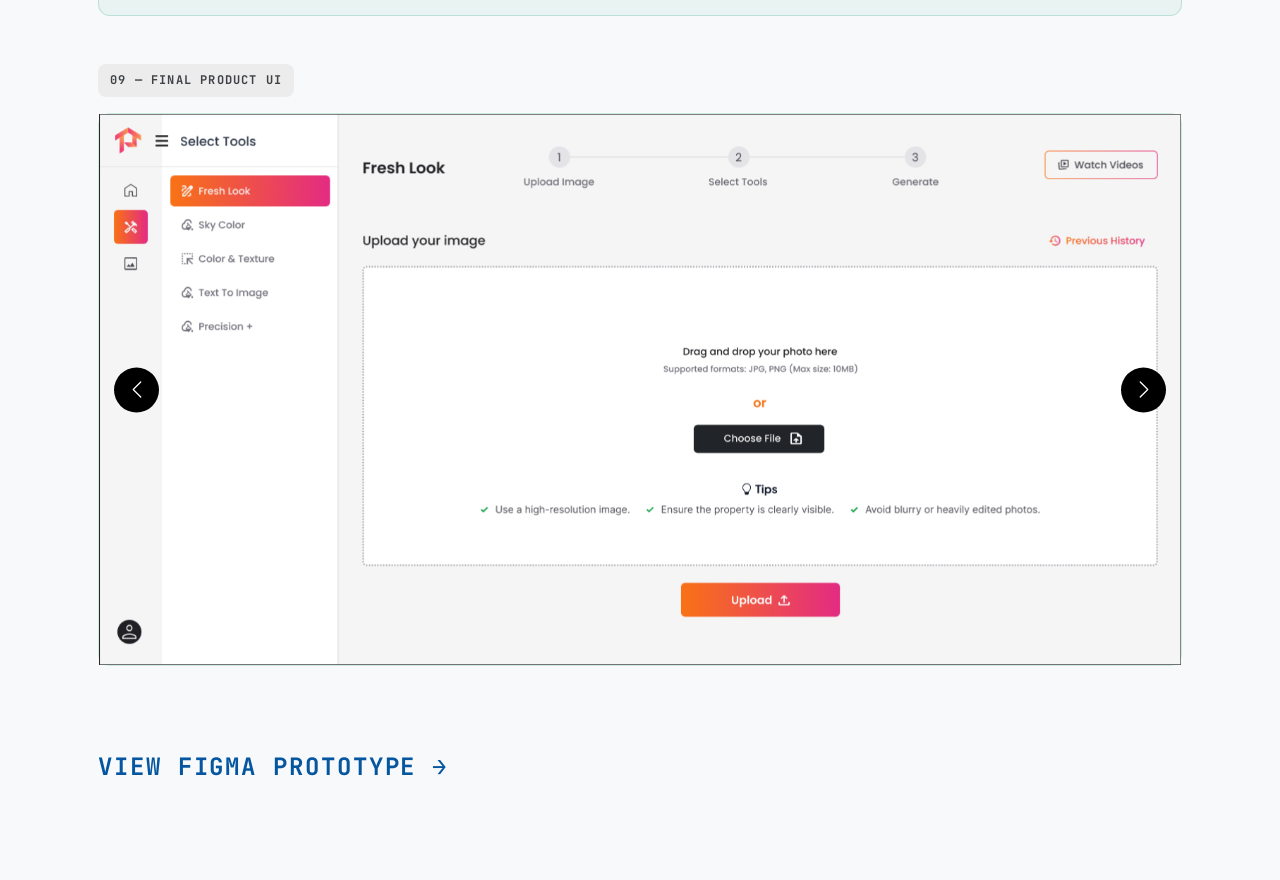
<file: case-study-proptifi.html>
<!DOCTYPE html>
<html lang="en">

<head>
  <meta charset="UTF-8" />
  <meta name="viewport" content="width=device-width, initial-scale=1.0" />
  <meta name="description"
    content="Proptifi — Case Study by Mayank Raj. Designing an AI-powered property visualisation experience." />
  <title>Proptifi — Mayank Raj</title>
  <link href="https://cdn.jsdelivr.net/npm/bootstrap@5.3.3/dist/css/bootstrap.min.css" rel="stylesheet" />
  <link rel="stylesheet" href="https://cdn.jsdelivr.net/npm/bootstrap-icons@1.11.3/font/bootstrap-icons.min.css" />
  <link rel="stylesheet" href="style.css" />
</head>

<body class="cs-page">
<div id="cursor-outer" aria-hidden="true"></div>
  <div id="cursor-dot" aria-hidden="true"></div>
  <!-- NAV -->
  <nav class="cs-nav">
    <div class="container">
      <div class="cs-nav-inner">
        <a href="index.html" class="cs-back"><i class="bi bi-arrow-left"></i> Back to Portfolio</a>
        
      </div>
    </div>
  </nav>

  <!-- HERO -->
  <div class="cs-hero">
    <div class="container">
      <div class="cs-hero-label label">Case Study &middot; 02</div>
      <h1 class="cs-hero-title">Proptifi </h1>
      <p class="cs-hero-sub">
        I designed a guided AI visualization experience that helps homeowners, interior designers, and real-estate professionals explore property ideas faster&mdash;without relying on complex tools or repeated manual iterations.
      </p>
      <div class="cs-meta-row">
        <span class="tag-teal tag">Role:- UI/UX Designer</span>
        <span class="tag-teal tag">Focus:- UX Strategy &middot; User Research &middot; UI Design &middot; Prototyping</span>
        <span class="tag-teal tag">Platform:- Web Application</span>
      </div>
    </div>
  </div>

  <!-- BODY -->
  <div class="container">
    <div class="cs-body">

      <!-- CONTENT -->
      <main class="cs-content">

        <!-- About the Product -->
        <div class="cs-section" id="overview">
          <div class="cs-section-num">01 &mdash; ABOUT THE PRODUCT</div>
          <h2 class="cs-section-title">One platform. Five AI capabilities.</h2>
          <div class="cs-section-body">
            <p>Proptifi brings multiple AI-powered visualization capabilities into one guided experience, helping users transform, explore, and iterate on property ideas from a single platform.</p>
            <img class="w-100" src="./img/Visualization.png" alt="Proptifi Overview">
          </div>
        </div>

        <hr>

        <!-- Problem -->
        <div class="cs-section" id="problem">
          <div class="cs-section-num">02 &mdash; THE PROBLEM</div>
          <h2 class="cs-section-title">Traditional property visualization was slow, expensive, and difficult to explore.</h2>
          <div class="cs-section-body">
            <p>Traditional visualization workflows were expensive, time-consuming, and difficult to iterate on. Users
              often had to rely on specialists for relatively simple visual changes, making experimentation slow and
              costly.</p>
            <img class="w-100" src="./img/problem-pain.png" alt="Problem pain points overview">
            <div class="cs-quote">How might we make AI-powered property visualization simple enough for non-technical users while giving them the confidence to explore and iterate?</div>
          </div>
        </div>

        <hr>

        <!-- Discovery -->
        <div class="cs-section" id="discovery">
          <div class="cs-section-num">03 &mdash; RESEARCH &amp; INSIGHTS</div>
          <h2 class="cs-section-title">Understanding users and the market</h2>
          <div class="cs-section-body">
            <p>I combined qualitative research, market analysis, and workflow evaluation to understand how users currently approach property visualization and where existing AI experiences fall short.</p>
            <div class="cs-steps">
              <div class="row g-3">
                <div class="col-12 col-md-6">
                  <div class="cs-step">
                    <div class="cs-step-num">&rarr;</div>
                    <div>
                      <div class="cs-step-title">Stakeholder Interviews</div>
                      <div class="cs-step-desc">Aligned on business goals, technical constraints, and product priorities
                        with founders and product leads.</div>
                    </div>
                  </div>
                </div>
                <div class="col-12 col-md-6">
                  <div class="cs-step">
                    <div class="cs-step-num">&rarr;</div>
                    <div>
                      <div class="cs-step-title">Competitive Analysis</div>
                      <div class="cs-step-desc">Benchmarked property visualization and AI tools to identify gaps and
                        opportunities to get insights</div>
                    </div>
                  </div>
                </div>
                <div class="col-12 col-md-6">
                  <div class="cs-step">
                    <div class="cs-step-num">&rarr;</div>
                    <div>
                      <div class="cs-step-title">Secondary Research</div>
                      <div class="cs-step-desc">Studied existing visualization workflows and how non-technical users
                        interact with generative tools.</div>
                    </div>
                  </div>
                </div>
                <div class="col-12 col-md-6">
                  <div class="cs-step">
                    <div class="cs-step-num">&rarr;</div>
                    <div>
                      <div class="cs-step-title">User Journey Mapping</div>
                      <div class="cs-step-desc">Mapped the traditional visualization journey to identify friction,
                        delays, and opportunities for self-service.</div>
                    </div>
                  </div>
                </div>
                <div class="col-12 col-md-6">
                  <div class="cs-step">
                    <div class="cs-step-num">&rarr;</div>
                    <div>
                      <div class="cs-step-title">Feature Benchmarking</div>
                      <div class="cs-step-desc">Compared competing products to understand missing capabilities and
                        potential differentiation.</div>
                    </div>
                  </div>
                </div>
              </div>
            </div>
            <p class="mt-0"><strong>Key insight</strong></p>
            <div class="cs-quote">Users didn't just need better AI generation. They needed a clearer way to decide what to generate, how to configure it, and what to do with the result.</div>
          </div>
        </div>

        <hr>

        <!-- Opportunity -->
        <div class="cs-section" id="opportunity">
          <div class="cs-section-num">04 &mdash; OPPORTUNITY</div>
          <h2 class="cs-section-title">What the market was missing</h2>
          <div class="cs-section-body">
            <p>Existing solutions offered powerful visualization capabilities, but the experience was fragmented across different tools, workflows, and interaction models.</p>
            <div class="cs-steps">
              <div class="row g-3">
                <div class="col-12 col-md-6">
                  <div class="cs-step">
                    <div>
                      <div class="cs-step-title">01 &mdash; Fragmented experience</div>
                      <div class="cs-step-desc">Users had to navigate between different tools and workflows depending on what they wanted to create.</div>
                    </div>
                  </div>
                </div>
                <div class="col-12 col-md-6">
                  <div class="cs-step">
                    <div>
                      <div class="cs-step-title">02 &mdash; Multiple editing modes</div>
                      <div class="cs-step-desc">Different AI capabilities often required different interaction patterns and inputs.</div>
                    </div>
                  </div>
                </div>
                <div class="col-12 col-md-6">
                  <div class="cs-step">
                    <div>
                      <div class="cs-step-title">03 &mdash; Limited guidance</div>
                      <div class="cs-step-desc">Users were expected to understand which tool and configuration would produce the desired result.</div>
                    </div>
                  </div>
                </div>
                <div class="col-12 col-md-6">
                  <div class="cs-step">
                    <div>
                      <div class="cs-step-title">04 &mdash; Lack of property focus</div>
                      <div class="cs-step-desc">Generic AI image tools weren't always designed around the specific needs of property visualization.</div>
                    </div>
                  </div>
                </div>
              </div>

              <p class="mt-0"><strong>The opportunity</strong></p>
              <div class="cs-quote">The opportunity wasn't to add more AI features.
It was to make them feel like one coherent product experience.</div>
            </div>
          </div>
        </div>

        <hr>

        <!-- Product Strategy -->
        <div class="cs-section pt-0 pb-0" id="journey">
          <div class="cs-section-num">05 &mdash; PRODUCT STRATEGY</div>
          <h2 class="cs-section-title">From traditional visualization to self-service</h2>
          <div class="cs-section-body">
            <p>We shifted the experience from a slow, one-directional process to a guided workflow that lets users generate, compare, and iterate independently.</p>
            <img class="w-100" src="./img/WORKFLOW.png" alt="Workflow diagram">
          </div>
        </div>

        <hr>

        <!-- Key Design Decisions -->
        <div class="cs-section" id="decisions">
          <div class="cs-section-num">06 &mdash; KEY DESIGN DECISIONS</div>
          <h2 class="cs-section-title">Five decisions that shaped the product</h2>
          <p>The product experience was shaped around five decisions designed to reduce cognitive load, preserve
            context, and make AI feel approachable.</p>
          <div class="row g-3">
            <div class="col-12 col-md-6">
              <div class="cs-decision mb-3">
                <div class="cs-decision-num">Decision 01</div>
                <div class="cs-decision-title">Upload-first onboarding</div>
                <div class="cs-decision-body"><strong>Decision:</strong> Start with the user's property image rather than
                  asking them to configure the AI first.</div>
                <div class="cs-decision-why"><strong>Why:</strong> The image provides immediate context and makes the
                  next step easier to understand.</div>
              </div>
            </div>
            <div class="col-12 col-md-6">
              <div class="cs-decision mb-3">
                <div class="cs-decision-num">Decision 02</div>
                <div class="cs-decision-title">Consistent AI workflow across all five tools</div>
                <div class="cs-decision-body"><strong>Decision:</strong> Use a shared interaction model across Fresh
                  Look, Sky Color, Colors &amp; Textures, Text-to-Image, and Precision+.</div>
                <div class="cs-decision-why"><strong>Why:</strong> Users can learn one workflow and apply that knowledge
                  across different AI capabilities.</div>
              </div>
            </div>
            <div class="col-12 col-md-6">
              <div class="cs-decision mb-3">
                <div class="cs-decision-num">Decision 03</div>
                <div class="cs-decision-title">Before &amp; after comparison</div>
                <div class="cs-decision-body"><strong>Decision:</strong> Allow users to compare generated results with
                  the original image.</div>
                <div class="cs-decision-why"><strong>Why:</strong> Visual comparison helps users understand the
                  transformation and builds confidence in the generated output.</div>
              </div>
            </div>
            <div class="col-12 col-md-6">
              <div class="cs-decision mb-3">
                <div class="cs-decision-num">Decision 04</div>
                <div class="cs-decision-title">Persistent navigation</div>
                <div class="cs-decision-body"><strong>Decision:</strong> Keep access to the AI tools, history, and
                  account context available throughout the experience.</div>
                <div class="cs-decision-why"><strong>Why:</strong> Users can move between tasks without losing their
                  place or context.</div>
              </div>
            </div>
            <div class="col-12 col-md-6">
              <div class="cs-decision mb-3">
                <div class="cs-decision-num">Decision 05</div>
                <div class="cs-decision-title">Progressive complexity</div>
                <div class="cs-decision-body"><strong>Decision:</strong> The core workflow remains simple (upload &rarr;
                  generate) while advanced configuration options are introduced only when the user is ready for them.</div>
              </div>
            </div>
          </div>
        </div>

        <hr>

        <!-- Final Experience -->
        <div class="cs-section" id="experience">
          <div class="cs-section-num">07 &mdash; FINAL EXPERIENCE</div>
          <h2 class="cs-section-title">Three-step user experience</h2>
          <p class="mb-0">The final experience reduced the core workflow to three understandable stages.</p>
          <img class="w-100" src="./img/EXPERIENCE.png" alt="Final Experience diagram">
        </div>

        <hr>

        <!-- Outcome -->
        <div class="cs-section" id="impact">
          <div class="cs-section-num">08 &mdash; OUTCOME</div>
          <h2 class="cs-section-title">What changed?</h2>
          <div class="cs-outcome">
            <div class="cs-list">
              <div class="cs-list-item">
                <h5 class="mb-0">01 &mdash; A guided self-serve experience</h5>
                <p class="mb-0">Transformed a fragmented visualization workflow into a structured digital experience.</p>
              </div>
              <hr>
              <div class="cs-list-item">
                <h5 class="mb-0">02 &mdash; Simpler AI interaction</h5>
                <p class="mb-0">Made multiple AI capabilities easier to understand through a consistent workflow.</p>
              </div>
              <hr>
              <div class="cs-list-item">
                <h5 class="mb-0">03 &mdash; Greater confidence in results</h5>
                <p class="mb-0">Comparison, history, and iterative generation helped users evaluate and refine outputs.</p>
              </div>
              <hr>
              <div class="cs-list-item">
                <h5 class="mb-0">04 &mdash; A scalable product foundation</h5>
                <p class="mb-0">Established reusable patterns across AI capabilities while maintaining a consistent experience.</p>
              </div>
            </div>
          </div>
        </div>

        <!-- Final Product UI -->
        <div class="cs-section" id="final-ui">
          <div class="cs-section-num">09 &mdash; Final Product UI</div>
          <div class="cs-outcome bg-white p-0">
            <div id="carouselExampleControls" class="carousel slide" data-bs-ride="carousel">
              <div class="carousel-inner">
                <div class="carousel-item active">
                  <img src="./img/proptifi/img-1.jpg" class="d-block w-100" alt="Proptifi UI screenshot 1">
                </div>
                <div class="carousel-item">
                  <img src="./img/proptifi/img-2.jpg" class="d-block w-100" alt="Proptifi UI screenshot 2">
                </div>
                <div class="carousel-item">
                  <img src="./img/proptifi/img-3.jpg" class="d-block w-100" alt="Proptifi UI screenshot 3">
                </div>
                <div class="carousel-item">
                  <img src="./img/proptifi/img-4.jpg" class="d-block w-100" alt="Proptifi UI screenshot 4">
                </div>
                <div class="carousel-item">
                  <img src="./img/proptifi/img-5.jpg" class="d-block w-100" alt="Proptifi UI screenshot 5">
                </div>
                <div class="carousel-item">
                  <img src="./img/proptifi/img-6.jpg" class="d-block w-100" alt="Proptifi UI screenshot 6">
                </div>
                <div class="carousel-item">
                  <img src="./img/proptifi/img-7.jpg" class="d-block w-100" alt="Proptifi UI screenshot 7">
                </div>
                <div class="carousel-item">
                  <img src="./img/proptifi/img-8.jpg" class="d-block w-100" alt="Proptifi UI screenshot 8">
                </div>
              </div>
              <button class="carousel-control-prev" type="button" data-bs-target="#carouselExampleControls" data-bs-slide="prev">
                <span class="carousel-control-prev-icon" aria-hidden="true"></span>
                <span class="visually-hidden">Previous</span>
              </button>
              <button class="carousel-control-next" type="button" data-bs-target="#carouselExampleControls" data-bs-slide="next">
                <span class="carousel-control-next-icon" aria-hidden="true"></span>
                <span class="visually-hidden">Next</span>
              </button>
            </div>
          </div>
        </div>

        <!-- Page nav -->
        <div class="row g-3 Page-nav">
          <div class="col-12 col-sm-6">
            <h2>
              <a target="_blank"
                href="https://www.figma.com/proto/P72m6FJltbVIC3KwveoRrz/proptifi-user-panel?node-id=1-5844&viewport=-51%2C-1090%2C0.16&t=4HmSNWsowRmofqXS-1&scaling=min-zoom&content-scaling=fixed&page-id=0%3A1"
                class="cs-nav-next">
                <div class="cs-nav-dir">View Figma Prototype &rarr;</div>
              </a>
            </h2>
          </div>
        </div>

      </main>
    </div>
  </div>

  <script src="https://cdn.jsdelivr.net/npm/bootstrap@5.3.3/dist/js/bootstrap.bundle.min.js"></script>
  <script src="script.js"></script>
</body>

</html>
</file>
<file: style.css>
/* ==========================================================================
   MAYANK RAJ — SENIOR PRODUCT DESIGNER
   Editorial Design Leadership Aesthetic (Inspired by Dnyanesh Gore)
   ========================================================================== */

@import url('https://fonts.googleapis.com/css2?family=DM+Serif+Display:ital@0;1&family=Inter:wght@300;400;500;600;700&family=JetBrains+Mono:wght@400;500;600;700&family=Playfair+Display:ital,wght@0,400;0,600;0,700;0,800;1,400;1,600&display=swap');

/* ── 01. DESIGN TOKENS ── */
:root {
  /* Editorial Canvas — Light */
  --bg: #f8f9fb;
  --bg-subtle: #eef0f4;
  --surface: #ffffff;
  --surface-hover: #f1f3f7;
  --surface-border: rgba(0, 0, 0, 0.06);

  /* Hairlines & Dividers */
  --border: rgba(0, 0, 0, 0.09);
  --border-subtle: rgba(0, 0, 0, 0.05);
  --border-strong: rgba(0, 0, 0, 0.18);
  --border-active: rgba(0, 0, 0, 0.30);

  /* Typography Colors */
  --text-primary: #111827;
  --text-secondary: #4b5563;
  --text-muted: #3f4246;
  --text-dim: #d1d5db;

  /* Accents */
  --accent: #111827;
  --accent-gold: #d97706;
  --accent-emerald: #059669;
  --accent-indigo: #4f46e5;

  /* Fonts */
  --font-serif: 'Playfair Display', 'DM Serif Display', Georgia, serif;
  --font-sans: 'Inter', -apple-system, BlinkMacSystemFont, sans-serif;
  --font-mono: 'JetBrains Mono', monospace;

  /* Radii */
  --r-xs: 4px;
  --r-sm: 8px;
  --r-md: 12px;
  --r-lg: 16px;
  --r-pill: 9999px;

  /* Transitions */
  --ease: cubic-bezier(0.16, 1, 0.3, 1);
  --duration: 200ms;
}
.btn-a1{
     width: fit-content !important;
    background: #03569f00 !important;
    color: #03569F !important;
}

/* ================================
   Visitor Counter
================================ */

.visitor-counter {
  display: inline-flex;
  align-items: center;
  gap: 9px;
}

.visitor-counter-icon {
  width: 28px;
  height: 28px;

  display: inline-flex;
  align-items: center;
  justify-content: center;

  border: 1px solid #e5e7eb;
  border-radius: 50%;

  color: #03569f;
  font-size: 13px;

  flex-shrink: 0;
}

.visitor-counter-content {
  display: flex;
  align-items: baseline;
  gap: 5px;

  line-height: 1;
}

.visitor-counter-content #visitor-count {
  font-size: 14px;
  font-weight: 600;
  color: #212125;
}

.visitor-counter-content span:last-child {
  font-size: 12px;
  font-weight: 400;
  color: #8a8a8f;
}
/* ── 02. RESET & BASE ── */
*,
*::before,
*::after {
  box-sizing: border-box;
  margin: 0;
  padding: 0;
}

html {
  scroll-behavior: smooth;
  font-size: 16px;
  background-color: var(--bg);
}

body {
  font-family: var(--font-sans);
  background-color: var(--bg);
  color: var(--text-primary);
  line-height: 1.7;
  -webkit-font-smoothing: antialiased;
  -moz-osx-font-smoothing: grayscale;
  overflow-x: hidden;
  cursor: default;
}

a {
  color: inherit;
  text-decoration: none;
  transition: color var(--duration) var(--ease), border-color var(--duration) var(--ease);
}

img {
  max-width: 100%;
  display: block;
}

::selection {
  background: rgba(79, 70, 229, 0.15);
  color: var(--text-primary);
}

/* Hairline horizontal separator */
.hairline {
  height: 1px;
  background: var(--border);
  width: 100%;
}

/* ── 03. TYPOGRAPHY & LABELS ── */
.serif {
  font-family: var(--font-serif);
}

.mono {
  font-family: var(--font-mono);
}

.eyebrow-label {
  display: inline-flex;
  align-items: center;
  gap: 8px;
  font-family: var(--font-mono);
  font-size: 0.82rem;
  font-weight: 600;
  text-transform: uppercase;
  letter-spacing: 0.12em;
  color: #080808;
  margin-bottom: 12px;
}

.eyebrow-label::before {
  content: '—';
  color: var(--text-dim);
}

.headline-editorial {
  font-family: var(--font-serif);
  font-size: clamp(2rem, 4vw, 2.5rem);
  font-weight: 600;
  line-height: 1.15;
  letter-spacing: -0.02em;
  color: var(--text-primary);
  margin-bottom: 8px;
}

.headline-sub {
  font-size: clamp(1.02rem, 1.6vw, 1rem);
  font-weight: 400;
  color: var(--text-secondary);
  line-height: 1.25;

}

/* ── 04. PILLS, TAGS & BUTTONS ── */
.editorial-pill {
  display: inline-flex;
  align-items: center;
  gap: 6px;
  padding: 4px 12px;
  font-family: var(--font-mono);
  font-size: 0.68rem;
  font-weight: 500;
  letter-spacing: 0.05em;
  text-transform: uppercase;
  color: var(--text-secondary);
  background: var(--surface);
  border: 1px solid var(--border);
  border-radius: var(--r-pill);
}

.editorial-tag {
  display: inline-flex;
  align-items: center;
  padding: 3px 9px;
  font-family: var(--font-mono);
  font-size: 1rem;
  font-weight: 500;
  border-radius: var(--r-xs);
  background: rgba(0, 0, 0, 0.04);
  border: 1px solid var(--border);
  color: var(--text-secondary);
      margin-bottom: 6px !important;
          margin-right: 8px;
}

.editorial-tag.highlight {
  background: rgba(217, 119, 6, 0.08);
  border-color: rgba(217, 119, 6, 0.25);
  color: #b45309;
}

.editorial-tag.emerald {
    color: #3e4042;
}
.experties{
     background: rgba(0, 0, 0, 0.04);
    border: 1px solid var(--border);
    color: #005eff;
    padding: 3px 9px;
}
.emerald {
  
    color: #005eff;
}


.btn-editorial-primary2 {
  display: inline-flex;
  align-items: center;
  gap: 8px;
  padding: 10px 22px;
  font-size: 0.85rem;
  font-weight: 600;
  
  border-radius: var(--r-pill);
  
  transition: all var(--duration) var(--ease);
}
.btn-editorial-primary {
  display: inline-flex;
  align-items: center;
  gap: 8px;
  padding: 10px 22px;
  font-size: 0.85rem;
  font-weight: 600;
  color: #ffffff;
  background: #111827;
  border: 1px solid #111827;
  border-radius: var(--r-pill);
  cursor: pointer;
  transition: all var(--duration) var(--ease);
}

.btn-ter-1{
      border: 1px solid #9E9E9E !important;
    background: white !important;
    color: black !important;
}
.btn-editorial-primary:hover {
  background: #1e293b;
  color: #ffffff;
  transform: translateY(-1px);
}

.btn-editorial-secondary {
  position: relative;
  display: inline-flex;
  align-items: center;
  justify-content: center;
  gap: 8px;

  padding: 10px 16px;

  font-size: 0.85rem;
  font-weight: 600;

  color: #ffffff;

  /* Animated background */
  background: #03569F;

  background-size: 250% 100%;
  background-position: 100% 0;

  border: 1px solid var(--border-strong);
  border-radius: 6px;

  cursor: pointer;
  overflow: hidden;

  transition:
    transform 0.4s cubic-bezier(0.22, 1, 0.36, 1),
    border-color 0.3s ease,
    box-shadow 0.4s ease,
    background-position 0.8s cubic-bezier(0.22, 1, 0.36, 1);
}


/* --------------------------------
   Animated light layer
-------------------------------- */

.btn-editorial-secondary::before {
  content: "";

  position: absolute;
  inset: 0;

  background: linear-gradient(
    110deg,
    transparent 20%,
    rgba(255, 255, 255, 0.04) 40%,
    rgba(255, 255, 255, 0.18) 50%,
    rgba(255, 255, 255, 0.04) 60%,
    transparent 80%
  );

  transform: translateX(-120%);

  transition:
    transform 0.8s cubic-bezier(0.22, 1, 0.36, 1);

  pointer-events: none;
}


/* --------------------------------
   Hover
-------------------------------- */

.btn-editorial-secondary:hover {

  

  border-color: var(--border-active);

  background-position: 0% 0;

  box-shadow:
    0 10px 25px rgba(0, 0, 0, 0.18),
    0 2px 6px rgba(0, 0, 0, 0.08);
}


/* Light sweep */

.btn-editorial-secondary:hover::before {
  transform: translateX(120%);
}


/* --------------------------------
   Button content stays above effect
-------------------------------- */

.btn-editorial-secondary > * {
  position: relative;
  z-index: 2;
}


/* --------------------------------
   Arrow animation
-------------------------------- */

.btn-editorial-secondary i {
  position: relative;
  display: inline-block;

  transition:
    transform 0.4s cubic-bezier(0.22, 1, 0.36, 1);
}




/* --------------------------------
   Click
-------------------------------- */

.btn-editorial-secondary:active {
  transform: translateY(-1px);

  box-shadow:
    0 5px 12px rgba(0, 0, 0, 0.14);
}


/* --------------------------------
   Focus
-------------------------------- */

.btn-editorial-secondary:focus-visible {
  outline: 2px solid var(--border-active);
  outline-offset: 3px;
}


/* --------------------------------
   Reduced motion
-------------------------------- */

@media (prefers-reduced-motion: reduce) {

  .btn-editorial-secondary,
  .btn-editorial-secondary::before,
  .btn-editorial-secondary i {
    transition: none;
  }

}

/* ── 05. TOP NAVIGATION ── */
#mainNav {
  position: sticky !important;
  top: 0;
  z-index: 1000;
  background: rgba(248, 249, 251, 0.92);
  backdrop-filter: blur(16px);
  -webkit-backdrop-filter: blur(16px);
  border-bottom: 1px solid var(--border);
  padding: 16px 0;
      box-shadow: 0px 5px 15px 0px #9e9e9e7d;
}

.nav-monogram {
  width: 32px;
  height: 32px;
  background: #111827;
  border: 1px solid #111827;
  border-radius: var(--r-xs);
  display: flex;
  align-items: center;
  justify-content: center;
  font-family: var(--font-serif);
  font-size: 1rem;
  font-weight: 700;
  color: #ffffff;
}

.nav-name {
     font-size: 1.5rem;
    font-weight: 700;
  letter-spacing: -0.01em;
  color: var(--text-primary);
}

.nav-role {
  font-family: var(--font-mono);
  font-size: 0.7rem;
  color: var(--text-muted);
  border-left: 1px solid var(--border);
  padding-left: 10px;
  margin-left: 10px;
}

.nav-link-ed {
  font-size: 1rem;
  font-weight: 500;
  color: var(--text-secondary);
  padding: 6px 14px;
  border-radius: var(--r-pill);
  transition: all var(--duration) var(--ease);
  border: 1px solid transparent;
}

.nav-link-ed:hover,
.nav-link-ed.active {
  color: #111827;
  background: rgba(0, 0, 0, 0.06);
}

/* ── 06. HERO SECTION ── */
#hero {
  padding: 30px 0 32px;
  background: var(--bg-subtle);
}

.hero-pretitle {
  font-family: var(--font-mono);
  font-size: 0.72rem;
  font-weight: 600;
  text-transform: uppercase;
  letter-spacing: 0.12em;
  color: var(--text-muted);
  margin-bottom: 16px;
}

.hero-title-ed {
    font-family: var(--font-serif);
    font-size: clamp(2.4rem, 5.5vw, 6rem);
    font-weight: 600;
    line-height: 1.2;
    letter-spacing: -0.025em;
    color: var(--text-primary);
    margin-bottom: 16px;
}
.Case-img-height{
  height: 365px
}
.hero-bio-ed {
  font-size: clamp(1.05rem, 1.8vw, 1rem);
  color: var(--text-secondary);
  line-height: 1.5;


}
.hero-marquee-strip2 {
  display: flex;
  align-items: center;
  flex-wrap: wrap;
  gap: 12px;
  margin-top: 16px;
  padding-top: 18px;
  border-top: 1px solid var(--border);
  font-family: var(--font-mono);
  font-size: 1rem;
  color: #000000;
  letter-spacing: 0.05em;
      font-size: 16px;
    font-weight: bold;
}
.hero-marquee-strip {
  display: flex;
  align-items: center;
  flex-wrap: wrap;
  gap: 12px;
      margin-bottom: 8px;
  font-family: var(--font-mono);
  font-size: 1rem;
  color: #005eff;
  letter-spacing: 0.05em;
      font-size: 14px;
    font-weight: bold;
}
.hero-marquee-strip span {
  color: #000000;
}
.hero-marquee-strip h5 {
  color: #000000;
  font-size: 13px;
  font-weight: 600;
}
.EXPERTISE{
      font-size: 20px;
    margin-bottom: 12px !important;
        font-weight: 900;
}

/* ── 07. BIG WORDS NEED BACKUP (METRICS) ── */
#metrics {
  padding: 48px 0;
  border-top: 1px solid var(--border);
  border-bottom: 1px solid var(--border);
  background: var(--bg-subtle);
}

.metrics-intro {
  margin-bottom: 24px;
}

.metrics-title {
  font-family: var(--font-serif);
  font-size: clamp(1.8rem, 3vw, 2.4rem);
  font-weight: 600;
  letter-spacing: -0.02em;
  color: var(--text-primary);
  margin-bottom: 8px;
}

.metrics-sub {
  font-size: 1.2rem;
  color: var(--text-secondary);
  max-width: 680px;
}

.metrics-grid {
  display: grid;
  grid-template-columns: repeat(4, 1fr);
  gap: 24px;
}

.metric-card {
  padding: 24px 20px;
  background: var(--surface);
  border: 1px solid var(--border);
  border-radius: var(--r-md);
  display: flex;
  flex-direction: column;
}

.metric-number {
  font-family: var(--font-serif);
  font-size: 3.2rem;
  font-weight: 700;
  line-height: 1;
  color: var(--text-primary);
  margin-bottom: 8px;
}

.metric-label {
  font-size: 0.85rem;
  font-weight: 600;
  color: var(--text-primary);
  margin-bottom: 4px;
}

.metric-desc {
  font-size: 0.75rem;
  color: var(--text-muted);
  line-height: 1.5;
}

/* ── 08. SELECTED WORK (EDITORIAL SHOWCASE) ── */
#work {
  padding: 40px 0;
}

.work-entry {
      padding: 16px 16px;
    background: #eef0f4;
    margin-bottom: 16px;
    border-radius: 12px;
}
.work-entry2 {
      padding: 16px 16px;
    background: #eef0f4;
    margin-bottom: 16px;
    border-radius: 12px;
        height: stretch;
}




.work-meta-header {
  display: flex;
  justify-content: space-between;
  align-items: baseline;
  flex-wrap: wrap;
  gap: 12px;
  margin-bottom: 14px;
}

.work-index {
  font-family: var(--font-mono);
  font-size: 0.72rem;
  font-weight: 700;
  letter-spacing: 0.1em;
  color: var(--text-muted);
}

.work-title-serif {
      font-family: var(--font-sans);
  font-size: clamp(1rem, 3vw, 1.5rem);
  font-weight: 600;
  letter-spacing: -0.02em;
  color: var(--text-primary);
  margin-bottom: 10px;
  display: flex;
  align-items: center;
  justify-content: space-between;
}

.work-quote {
  font-family: var(--font-sans);
  font-style: italic;
      font-size: 1.1rem;
  color: var(--text-secondary);
  line-height: 1.65;
  margin-bottom: 16px;
  
}

.work-summary-body {
  font-size: 1rem;
  color: var(--text-secondary);
  line-height: 1.7;

  margin-bottom: 20px;
}

.work-impact-banner {
    
    gap: 10px;
    padding: 8px 16px;
    background: rgb(255 255 255);
    border: 1px solid var(--border);
    border-radius: var(--r-sm);
    font-size: 1rem;
    color: var(--text-secondary);
    margin-bottom: 14px;
}

.work-impact-banner strong {
  color: var(--text-primary);
  font-family: var(--font-mono);
  font-size: 1rem;
  letter-spacing: 0.05em;
  text-transform: uppercase;
}

.work-action-link {
  position: relative;

  display: inline-flex;
  align-items: center;
  gap: 6px;

  width: fit-content;

  font-size: 0.85rem;
  font-weight: 600;

  color: #ffffff;
  background: #03569F;

  padding: 6px 12px;

  border: 1px solid var(--border-strong);
  border-radius: 6px;

  overflow: hidden;

  transition:
    color 0.3s ease,
    background-color 0.3s ease,
    border-color 0.3s ease,
    transform 0.35s cubic-bezier(0.22, 1, 0.36, 1),
    box-shadow 0.35s ease;
}


/* =========================================
   Animated highlight
========================================= */

.work-action-link::before {
  content: "";

  position: absolute;
  top: 0;
  left: -120%;

  width: 80%;
  height: 100%;

  background: linear-gradient(
    110deg,
    transparent,
    rgba(255, 255, 255, 0.08),
    rgba(255, 255, 255, 0.2),
    rgba(255, 255, 255, 0.08),
    transparent
  );

  transform: skewX(-20deg);

  transition:
    left 0.65s cubic-bezier(0.22, 1, 0.36, 1);

  pointer-events: none;
}


/* =========================================
   Keep content above animation
========================================= */

.work-action-link > * {
  position: relative;
  z-index: 2;
}


/* =========================================
   Hover
========================================= */

.work-action-link:hover {

  background: #03569F;

  

  

  box-shadow:
    0 6px 16px rgba(0, 0, 0, 0.15);
}


/* Move highlight across button */

.work-action-link:hover::before {
  left: 140%;
}


/* =========================================
   Arrow / Icon
========================================= */

.work-action-link i {
  display: inline-block;

  transition:
    transform 0.35s cubic-bezier(0.22, 1, 0.36, 1);
}




/* =========================================
   Active
========================================= */

.work-action-link:active {
  transform: translateY(0);

  box-shadow:
    0 3px 8px rgba(0, 0, 0, 0.12);
}


/* =========================================
   Focus accessibility
========================================= */

.work-action-link:focus-visible {
  outline: 2px solid var(--border-active);
  outline-offset: 3px;
}


/* =========================================
   Reduced motion
========================================= */

@media (prefers-reduced-motion: reduce) {

  .work-action-link,
  .work-action-link::before,
  .work-action-link i {
    transition: none;
  }

}

.work-action-link2 {
  display: inline-flex;
  align-items: center;
  gap: 6px;
  font-size: 0.85rem;
  font-weight: 600;
      width: fit-content;
  border-bottom: 1px solid var(--border-strong);
  border-radius: 5px;
  transition: all var(--duration) var(--ease);
}

.work-action-link2:hover {
  border-bottom-color: #111827;
  gap: 10px;
}



/* ── 09. THE WORK BEHIND THE WORK (SYSTEMS & LEADERSHIP) ── */
#systems {
  padding: 64px 0;
  background: var(--bg-subtle);
  border-top: 1px solid var(--border);
  border-bottom: 1px solid var(--border);
}

.systems-grid {
  display: grid;
  grid-template-columns: repeat(2, 1fr);
  gap: 20px;
  margin-top: 28px;
}
.systems-num2{
        font-size: 1.2rem;
    font-family: sans-serif;
    font-weight: 700;
        line-height: 1.4;
            margin-bottom: 6px;
}
.count-num{
     background: #9e9e9e40;
    padding: 6px 10px;
    border-radius: 4px;
           margin-right: 4px;
    font-size: 22px;
}
.systems-card {
  padding: 16px 24px;
  background: var(--surface);
  border: 1px solid var(--border);
  border-radius: var(--r-md);
  display: flex;
  flex-direction: column;
  box-shadow: 0 1px 4px rgba(0, 0, 0, 0.06);
}

.systems-num-icon {
  display: flex;
  align-items: center;
  justify-content: space-between;
  margin-bottom: 0px;
}

.systems-num {
  font-family: var(--font-mono);
  font-size: 0.75rem;
  font-weight: 700;
  color: var(--text-muted);
      margin-bottom: 5px;
}

.systems-icon {
  font-size: 1.2rem;
  color: var(--text-secondary);
}

.systems-card-title {
  font-family: var(--font-serif);
  font-size: 1.6rem;
  font-weight: 600;
  color: var(--text-primary);
  margin-bottom: 10px;
}

.systems-card-desc {
  font-size: 1rem;
  color: var(--text-secondary);
  line-height: 1.5;
  margin-bottom: 6px;
}

.systems-tags {
  display: flex;
  flex-wrap: wrap;
  gap: 6px;
  margin-top: auto;
  padding-top: 16px;
  border-top: 1px solid var(--border-subtle);
}

/* ── 10. CAREER JOURNEY ── */
#journey {
  padding: 64px 0;
}

.journey-timeline {
  display: flex;
  flex-direction: column;
  gap: 0;
  margin-top: 24px;
}

.journey-item {
  display: grid;
  grid-template-columns: 200px 1fr;
  gap: 28px;
  padding: 24px 0;
  border-bottom: 1px solid var(--border);
}

.journey-item:first-child {
  border-top: 1px solid var(--border);
}

.journey-period {
  font-family: var(--font-mono);
  font-size: 0.8rem;
  font-weight: 600;
  color: var(--text-muted);
}

.journey-company {
  font-family: var(--font-serif);
  font-size: 1.4rem;
  font-weight: 600;
  color: var(--text-primary);
  margin-bottom: 4px;
}

.journey-role {
  font-family: var(--font-mono);
  font-size: 0.75rem;
  color: var(--text-secondary);
  margin-bottom: 12px;
}

.journey-desc {
  font-size: 0.88rem;
  color: var(--text-secondary);
  line-height: 1.7;
  max-width: 720px;
}

/* Client Logo Pills Strip */
.client-strip {
  display: flex;
  flex-wrap: wrap;
  align-items: center;
  gap: 10px;
  margin-top: 24px;
  padding-top: 20px;
  border-top: 1px solid var(--border);
}

.client-pill {
  padding: 6px 14px;
  background: var(--surface);
  border: 1px solid var(--border);
  border-radius: var(--r-pill);
  font-family: var(--font-mono);
  font-size: 0.72rem;
  color: var(--text-secondary);
}

/* ── 11. CURATED ARCHIVE (DIRECTORY) ── */
#archive {
  padding: 64px 0;
  background: var(--bg-subtle);
  border-top: 1px solid var(--border);
  border-bottom: 1px solid var(--border);
}

.archive-filter-row {
  display: flex;
  flex-wrap: wrap;
  gap: 8px;
  margin: 20px 0 20px;
}

.archive-btn {
  padding: 6px 16px;
  font-family: var(--font-mono);
  font-size: 0.72rem;
  font-weight: 600;
  color: var(--text-secondary);
  background: var(--surface);
  border: 1px solid var(--border);
  border-radius: var(--r-pill);
  cursor: pointer;
  transition: all var(--duration) var(--ease);
}

.archive-btn:hover,
.archive-btn.active {
  background: #111827;
  color: #ffffff;
  border-color: #111827;
}

.archive-grid {
  display: grid;
  grid-template-columns: repeat(3, 1fr);
  gap: 18px;
}

.archive-card {
  padding: 24px;
  background: var(--surface);
  border: 1px solid var(--border);
  border-radius: var(--r-md);
  display: flex;
  flex-direction: column;
  box-shadow: 0 1px 3px rgba(0, 0, 0, 0.05);
  transition: border-color var(--duration) var(--ease), transform var(--duration) var(--ease), box-shadow var(--duration) var(--ease);
}

.archive-card:hover {
  border-color: var(--border-strong);
  box-shadow: 0 4px 12px rgba(0, 0, 0, 0.1);
  transform: translateY(-2px);
}

.archive-cat {
  font-family: var(--font-mono);
  font-size: 0.65rem;
  font-weight: 700;
  letter-spacing: 0.08em;
  text-transform: uppercase;
  color: var(--text-muted);
  margin-bottom: 8px;
}

.archive-title {
  font-family: var(--font-serif);
  font-size: 1.15rem;
  font-weight: 600;
  color: var(--text-primary);
  margin-bottom: 6px;
}

.archive-desc {
  font-size: 0.82rem;
  color: var(--text-secondary);
  line-height: 1.6;
  flex-grow: 1;
  margin-bottom: 14px;
}

.archive-tags {
  display: flex;
  flex-wrap: wrap;
  gap: 4px;
}

/* ── 12. BEYOND THE JOB TITLE (ABOUT) ── */
#about {
  padding: 64px 0;
}

.about-grid-ed {
  display: grid;
  grid-template-columns: 1fr 1fr;
  gap: 40px;
}

.about-narrative p {
  font-size: 0.98rem;
  color: var(--text-secondary);
  line-height: 1.8;
  margin-bottom: 18px;
}

.about-narrative strong {
  color: var(--text-primary);
  font-weight: 600;
}

.values-column {
  display: flex;
  flex-direction: column;
  gap: 16px;
}

.value-box-ed {
  padding: 20px 24px;
      background: var(--bg-subtle);
  border: 1px solid var(--border);
  border-radius: var(--r-md);
  box-shadow: 0 1px 3px rgba(0, 0, 0, 0.05);
      margin-bottom: 16px;
}

.value-title-ed {
  font-family: var(--font-serif);
      font-size: 1.5rem;
  font-weight: 600;
  color: var(--text-primary);
  margin-bottom: 4px;
}

.value-desc-ed {
  font-size: 1rem;
  color: var(--text-secondary);
  line-height: 1.6;
}

/* ── 13. CONTACT & CLOSING ── */
#contact {
  
  border-top: 1px solid var(--border);
  background: var(--bg-subtle);
}

.contact-block {
  
  margin: 0 auto;
  text-align: center;
}

.contact-title-ed {
  font-family: var(--font-serif);
  font-size: clamp(2.2rem, 4.5vw, 3.4rem);
  font-weight: 600;
  letter-spacing: -0.02em;
  margin-bottom: 14px;
}

.contact-sub-ed {
  font-size: 1.05rem;
  color: var(--text-secondary);
  line-height: 1.7;
  
  margin: 0 auto 36px;
}

.contact-pills-row {
  display: flex;
  justify-content: center;
  flex-wrap: wrap;
  gap: 12px;
}

/* ── 14. FOOTER ── */
footer {
  padding: 16px 0;
  border-top: 1px solid var(--border);
  background: var(--bg);
  font-size: 0.78rem;
  color: var(--text-muted);
}

.footer-flex {
  display: flex;
  justify-content: center;
  align-items: center;
  flex-wrap: wrap;
  gap: 12px;
      font-size: 16px;
      justify-content: space-between;
}

/* ── 15. TOAST & MODAL ── */
#toast {
  position: fixed;
  bottom: 28px;
  left: 50%;
  transform: translateX(-50%) translateY(60px);
  background: #111827;
  color: #ffffff;
  border: 1px solid rgba(0, 0, 0, 0.12);
  border-radius: var(--r-pill);
  padding: 10px 20px;
  font-family: var(--font-mono);
  font-size: 0.78rem;
  font-weight: 500;
  display: flex;
  align-items: center;
  gap: 8px;
  box-shadow: 0 4px 16px rgba(0, 0, 0, 0.15);
  opacity: 0;
  pointer-events: none;
  transition: all 0.28s var(--ease);
  z-index: 9999;
}

#toast.show {
  transform: translateX(-50%) translateY(0);
  opacity: 1;
}

.modal-backdrop-custom {
  position: fixed;
  inset: 0;
  background: rgba(0, 0, 0, 0.85);
  backdrop-filter: blur(10px);
  z-index: 9000;
  display: none;
  align-items: center;
  justify-content: center;
  padding: 20px;
}

.modal-backdrop-custom.active {
  display: flex;
}

.modal-card {
  background: var(--surface);
  border: 1px solid var(--border-strong);
  border-radius: var(--r-lg);
  width: 100%;
  max-width: 740px;
  max-height: 90vh;
  overflow-y: auto;
  position: relative;
  padding: 36px;
  box-shadow: 0 8px 32px rgba(0, 0, 0, 0.14);
}

.modal-close-btn {
  position: absolute;
  top: 20px;
  right: 20px;
  background: transparent;
  border: none;
  color: var(--text-muted);
  font-size: 1.2rem;
  cursor: pointer;
}

.modal-close-btn:hover {
  color: #111827;
}

/* ── 16. CASE STUDY DETAIL PAGES (EDITORIAL FULL-WIDTH) ── */
.cs-page {
  background-color: var(--bg);
}

.cs-nav {
  position: sticky;
  top: 0;
  z-index: 100;
  padding: 14px 0;
  background: rgba(248, 249, 251, 0.92);
  backdrop-filter: blur(16px);
  border-bottom: 1px solid var(--border);
}

.cs-nav-inner {
  display: flex;
  align-items: center;
  justify-content: space-between;
}

.cs-back {
  display: inline-flex;
  align-items: center;
  gap: 8px;
  font-size: 0.82rem;
  font-weight: 600;
  color: #ffffff;
      background: #03569F;
    padding: 6px 16px;
    border-radius: 6px;
}

.cs-back:hover {
  color: #f4f5f7;
}

.cs-hero {
  padding: 44px 0 28px;
  border-bottom: 1px solid var(--border);
  background: var(--bg-subtle);
}

.cs-hero-label {
  margin-bottom: 14px;
}

.cs-hero-title {
  font-family: var(--font-serif);
  font-size: clamp(2rem, 4.5vw, 3.2rem);
  font-weight: 600;
  letter-spacing: -0.02em;
  line-height: 1.1;
  margin-bottom: 12px;
}

.cs-hero-sub {
  font-size: clamp(0.95rem, 1.6vw, 1.1rem);
  color: var(--text-secondary);

  line-height: 1.65;
  margin-bottom: 16px;
}

.cs-meta-row {
  display: flex;
  flex-wrap: wrap;
  gap: 8px;
}

.cs-body {
  width: 100%;

  margin: 0 auto;
  padding: 0 16px;
}

.cs-content {
  width: 100%;
  padding: 28px 0 48px;
}

.cs-section {
  margin-bottom: 48px;
  margin-top: 48px;
  scroll-margin-top: 80px;
}

.cs-section-num {
      font-family: var(--font-mono);
    font-size: .75rem;
    font-weight: 700;
    letter-spacing: 0.1em;
    text-transform: uppercase;
    color: var(--text-muted);
    margin-bottom: 6px;
    width: fit-content;
    background: #ececec;
    padding: 6px 12px;
    border-radius: 8px;
}

.cs-section-title {
  font-family: var(--font-serif);
  font-size: clamp(1.3rem, 2.2vw, 3rem);
  font-weight: 600;
  letter-spacing: -0.015em;
  margin-bottom: 10px;
}
.cs-section-subtitle {
  font-family: var(--font-sans);
  font-size: 1.3rem;
  font-weight: 600;
  letter-spacing: -0.015em;
  margin-bottom: 10px;
}

.cs-section-body {
  font-size: 1rem;
  color: var(--text-secondary);
  line-height: 1.75;
}

.cs-section-body p {
  margin-bottom: 12px;
}

.cs-section-body strong {
  color: var(--text-primary);
  font-weight: 600;
}

.cs-quote {
  border-left: 3px solid #111827;
  padding: 10px 16px;
  background: rgba(0, 0, 0, 0.03);
  margin: 12px 0;
  font-family: var(--font-sans);
  font-style: italic;
  font-size: 1.05rem;
  color: var(--text-primary);
  line-height: 1.65;
}

.cs-step {
  display: flex;
  gap: 12px;
  background: rgba(0, 0, 0, 0.03);
  border: 1px solid var(--border);
  border-radius: var(--r-md);
  padding: 11px 14px;
  margin-bottom: 24px;
  width: fit-content;
      height: stretch;
}

.cs-step-num {
  font-family: var(--font-mono);
  font-size: 0.72rem;
  font-weight: 700;
  color: var(--text-muted);
}

.cs-step-title {
  font-size: 0.9rem;
  font-weight: 700;
  color: var(--text-primary);
  margin-bottom: 2px;
}

.cs-step-desc {
  font-size: 0.9rem;
  color: var(--text-secondary);
}

.cs-layer {
  background: rgba(0, 0, 0, 0.03);
  border: 1px solid var(--border);
  border-left: 3px solid #111827;
  border-radius: 0 var(--r-md) var(--r-md) 0;
  padding: 12px 16px;
  margin-bottom: 4px;
}

.cs-layer-lbl {
  font-family: var(--font-mono);
  font-size: 0.75rem;
  font-weight: 700;
  color: var(--text-muted);
  text-transform: uppercase;
}

.cs-layer-title {
  font-size: 1.2rem;
  font-weight: 700;
  color: var(--text-primary);
      line-height: 1.3;
}

.cs-layer-items {
  font-size: 1rem;
  color: var(--text-secondary);
}

.cs-decision {
  background: var(--surface);
  border: 1px solid var(--border);
  border-radius: var(--r-md);
  padding: 18px 20px;
  margin-bottom: 12px;
}

.cs-decision-num {
  font-family: var(--font-mono);
  font-size: 0.8rem;
  font-weight: 700;
  color: var(--text-muted);
  margin-bottom: 4px;
}

.cs-decision-title {
  font-size: 1.2rem;
  font-weight: 700;
  color: var(--text-primary);
  margin-bottom: 6px;
}

.cs-decision-body {
  font-size: 1rem;
  color: var(--text-secondary);
  line-height: 1.6;
}

.cs-decision-why {
  margin-top: 8px;
  padding-top: 8px;
  border-top: 1px solid var(--border);
  font-size: 0.9rem;
  color: var(--text-secondary);
}

.cs-decision-why strong {
  color: var(--text-primary);
}

.cs-outcome {
  background: rgba(5, 150, 105, 0.06);
  border: 1px solid rgba(5, 150, 105, 0.2);
  border-radius: var(--r-md);
  padding: 20px 24px;
  margin: 16px 0;
}

.cs-outcome-title {
  font-family: var(--font-mono);
  font-size: 1.2rem;
  font-weight: 700;
  letter-spacing: 0.08em;
  text-transform: uppercase;
  color: #047857;
  margin-bottom: 8px;
}

.cs-nav-title {
  font-family: var(--font-serif);
  font-size: 0.95rem;
  font-weight: 600;
  color: var(--text-primary);
}

.label,
.cs-hero-label {
  display: inline-flex;
  align-items: center;
  gap: 8px;
  font-family: var(--font-mono);
  font-size: 1rem;
  font-weight: 600;
  text-transform: uppercase;
  letter-spacing: 0.12em;
  color: var(--text-muted);
}

.label::before,
.cs-hero-label::before {
  content: '—';
  color: var(--text-dim);
}

.tag {
  display: inline-flex;
  align-items: center;
  padding: 3px 9px;
  font-family: var(--font-mono);
  font-size: 1rem;
  font-weight: 500;
  border-radius: var(--r-xs);
  background: rgba(0, 0, 0, 0.04);
  border: 1px solid var(--border);
  color: var(--text-secondary);
}

.tag-teal {
  background: rgba(5, 150, 105, 0.08);
  border-color: rgba(5, 150, 105, 0.25);
  color: #047857;
}

.tag-coral {
  background: rgba(239, 68, 68, 0.08);
  border-color: rgba(239, 68, 68, 0.25);
  color: #b91c1c;
}

.tag.dim {
  background: none;
  border-color: var(--border-subtle);
  color: var(--text-muted);
}

.cs-list {
  display: flex;
  flex-direction: column;
  gap: 4px;
  margin: 14px 0;
}

.cs-list-item {
  position: relative;
  padding-left: 18px;
  font-size: 1rem;
  color: var(--text-secondary);
  line-height: 1.65;
}
.cs-list-item h5{
  color: var(--text-primary);
}


.cs-layer-arrow {
 
  color: var(--text-muted);
  font-size: 1rem;
      padding: 2px 50px;
}

.cs-principles {
  display: grid;
  grid-template-columns: repeat(2, 1fr);
  gap: 12px;
  margin-top: 14px;
}

.cs-principle {
  background: rgba(0, 0, 0, 0.03);
  border: 1px solid var(--border);
  border-radius: var(--r-md);
  padding: 16px 18px;
}

.cs-principle-title {
  
  font-size: 1.4rem;
  font-weight: 600;
  color: var(--text-primary);
  margin-bottom: 4px;
}

.cs-principle-desc {
  font-size: 1rem;
  color: var(--text-secondary);
  line-height: 1.55;
}

.cs-learning {
  background: rgba(0, 0, 0, 0.03);
  border: 1px solid var(--border);
  border-radius: var(--r-md);
  padding: 20px 24px;
  margin: 16px 0;
}

.cs-learning-title {
  font-family: var(--font-mono);
  font-size: 0.72rem;
  font-weight: 700;
  letter-spacing: 0.08em;
  text-transform: uppercase;
  color: var(--text-muted);
  margin-bottom: 8px;
}

.cs-page-nav {
  border-top: 1px solid var(--border);
  padding: 28px 0;
  display: grid;
  grid-template-columns: 1fr 1fr;
  gap: 16px;
  margin-top: 16px;
}

.cs-nav-prev,
.cs-nav-next {

  padding: 18px 22px;
}

.cs-nav-prev:hover,
.cs-nav-next:hover {
  border-color: var(--border-strong);
}

.cs-nav-next {
  text-align: right;
}

.cs-nav-dir {
  font-family: var(--font-mono);
  font-size: 1.5rem;
  font-weight: 700;
  letter-spacing: 0.08em;
  text-transform: uppercase;
  color: #03569F;
  margin-bottom: 4px;
  text-align: left;
}

.cs-nav-name {
  font-family: var(--font-serif);
  font-size: 1.15rem;
  font-weight: 600;
  color: var(--text-primary);
}

.carousel-control-prev,
.carousel-control-next {
  width: 45px;
  height: 45px;
  background-color: #000;
  border-radius: 50%;
  top: 50%;
  transform: translateY(-50%);
  opacity: 1;
}

.carousel-control-prev {
  left: 15px;
}

.carousel-control-next {
  right: 15px;
}

.carousel-control-prev-icon,
.carousel-control-next-icon {
  width: 20px;
  height: 20px;
}

/* ── 17. MOBILE NAVIGATION ── */
.nav-toggle {
  display: none;
  align-items: center;
  justify-content: center;
  width: 40px;
  height: 40px;
  background: transparent;
  border: 1px solid var(--border-strong);
  border-radius: var(--r-sm);
  cursor: pointer;
  flex-direction: column;
  gap: 5px;
  padding: 8px;
  transition: all var(--duration) var(--ease);
  flex-shrink: 0;
}

.nav-toggle:hover {
  background: rgba(0,0,0,0.06);
}

.nav-toggle .bar {
  display: block;
  width: 18px;
  height: 2px;
  background: var(--text-primary);
  border-radius: 2px;
  transition: all 0.28s var(--ease);
  transform-origin: center;
}

.nav-toggle.active .bar:nth-child(1) {
  transform: translateY(7px) rotate(45deg);
}

.nav-toggle.active .bar:nth-child(2) {
  opacity: 0;
  transform: scaleX(0);
}

.nav-toggle.active .bar:nth-child(3) {
  transform: translateY(-7px) rotate(-45deg);
}

.nav-mobile-menu {
  display: none;
  position: absolute;
  top: 100%;
  left: 0;
  right: 0;
  background: rgba(248, 249, 251, 0.98);
  backdrop-filter: blur(20px);
  -webkit-backdrop-filter: blur(20px);
  border-bottom: 1px solid var(--border);
  box-shadow: 0 8px 32px rgba(0,0,0,0.08);
  z-index: 999;
  padding: 0;
  overflow: hidden;
  max-height: 0;
  transition: max-height 0.38s var(--ease), padding 0.28s var(--ease);
}

.nav-mobile-menu.open {
  max-height: 480px;
  padding: 12px 0 16px;
}

.nav-mobile-links {
  display: flex;
  flex-direction: column;
  gap: 2px;
  padding: 0 16px;
  margin-bottom: 12px;
}

.nav-mobile-links a {
  font-size: 1rem;
  font-weight: 600;
  color: var(--text-secondary);
  padding: 10px 12px;
  border-radius: var(--r-sm);
  transition: all var(--duration) var(--ease);
}

.nav-mobile-links a:hover {
  background: rgba(0,0,0,0.06);
  color: var(--text-primary);
}

.nav-mobile-actions {
  display: flex;
  flex-direction: column;
  gap: 8px;
  padding: 12px 16px 0;
  border-top: 1px solid var(--border);
}

.nav-mobile-actions .btn-editorial-secondary {
  justify-content: center;
  font-size: 0.82rem;
}


/* =========================================
   ADDITIONAL PROJECTS
========================================= */

.additional-project-items {
  display: none;
}

/* Show additional projects */
.additional-project-items.show {
  display: flex;
}


/* =========================================
   VIEW MORE BUTTON
========================================= */

.work-more-btn {
  display: inline-flex;
  align-items: center;
  justify-content: center;
  gap: 8px;
  padding: 6px 16px;
  background: #101827;
  color: #ffffff;
  border: none;
  border-radius: 6px;
      font-size: 0.85rem;
    font-weight: 600;
  cursor: pointer;
  transition:
    transform 0.25s ease,
    background-color 0.25s ease;
}


/* Hover */

.work-more-btn:hover {
  transform: translateY(-2px);
}


/* Active */

.work-more-btn:active {
  transform: translateY(0);
}


/* Keyboard accessibility */

.work-more-btn:focus-visible {
  outline: 3px solid rgba(0, 83, 219, 0.35);
  outline-offset: 3px;
}


/* Icon */

.work-more-btn .toggle-icon {
  font-size: 14px;
  transition: transform 0.25s ease;
}


/* =========================================
   CUSTOM CURSOR
========================================= */

#cursor-outer,
#cursor-dot {
  position: fixed;
  pointer-events: none;
  z-index: 99999;

  top: 0;
  left: 0;

  transform: translate(-50%, -50%);
  will-change: left, top, width, height;
}


/* Outer Ring */

#cursor-outer {
  width: 36px;
  height: 36px;

  border: 1.5px solid var(--accent);
  border-radius: 50%;

  opacity: 0.9;

  transition:
    width 0.35s cubic-bezier(0.22, 1, 0.36, 1),
    height 0.35s cubic-bezier(0.22, 1, 0.36, 1),
    border-color 0.25s ease,
    background-color 0.35s ease,
    opacity 0.3s ease;
}


/* Center Dot */

#cursor-dot {
  width: 5px;
  height: 5px;

  background: var(--accent);
  border-radius: 50%;

  transition:
    width 0.2s ease,
    height 0.2s ease,
    background-color 0.2s ease;
}


/* Hover Links / Buttons */

body:has(a:hover) #cursor-outer,
body:has(button:hover) #cursor-outer {
  width: 58px;
  height: 58px;

  border-color: rgba(95, 69, 255, 0.5);
  background: rgba(95, 69, 255, 0.04);

  opacity: 1;
}


/* Hover Project Action */

body:has(.work-action-link:hover) #cursor-outer {
  width: 62px;
  height: 62px;

  border-color: var(--accent);
  background: rgba(95, 69, 255, 0.06);
}


/* Hover Main Button */

body:has(.btn-editorial-secondary:hover) #cursor-outer {
  width: 68px;
  height: 68px;

  border-color: var(--accent);
  background: rgba(95, 69, 255, 0.08);
}


/* Hide when mouse leaves */

body.cursor-hidden #cursor-outer,
body.cursor-hidden #cursor-dot {
  opacity: 0;
}


/* Hide on touch devices */


/* ================================
   HERO SECTION
================================ */

#hero {
  position: relative;
  overflow: hidden;
 
  isolation: isolate;
}

/* Main hero content */
.hero-content {
  position: relative;
  z-index: 2;
}

/* ================================
   BACKGROUND VISUAL
================================ */

.hero-bg-visual {
  position: absolute;

  top: -80px;
  right: 0px;

  width: 850px;
  height: 850px;

  background-image: url("./img/hero-bg-1.png");
  background-repeat: no-repeat;
  background-size: cover;
  background-position: center;
  opacity: 0.3;
  z-index: 0;
  pointer-events: none;
  /* Soft fade */
  mask-image: linear-gradient(
    to right,
    transparent 0%,
    black 30%,
    black 80%,
    transparent 100%
  );
  
  -webkit-mask-image: linear-gradient(
    to right,
    transparent 0%,
    black 30%,
    black 80%,
    transparent 100%
  );
}


/* ================================
   HERO TITLE
================================ */

.hero-title-ed {
  position: relative;
  z-index: 3;

  
  font-size: clamp(34px, 6vw, 75px);
  line-height: 1.2;
  font-weight: 700;
  letter-spacing: -2.5px;

  margin-bottom: 8px;
}


/* ================================
   HERO DESCRIPTION
================================ */

.hero-bio-ed {
  position: relative;
  z-index: 3;
  font-size: 18px;
  line-height: 1.7;
  color: #3e4042;

}
p{
  color: #3e4042 !important;
}
/* =========================================
   SYSTEMS & PRACTICE SECTION
========================================= */

#systems {
  position: relative;
  width: 100%;
  overflow: hidden;

  background: #f8fafc;

  isolation: isolate;
}


/* =========================================
   FULL WIDTH BACKGROUND IMAGE
========================================= */

.systems-bg {
  position: absolute;

  inset: 0;

  width: 100%;
  height: 100%;

  background-image: url("./img/system-bg-1.jpg");

  background-size: cover;
  background-position: center center;
  background-repeat: no-repeat;

  opacity: 0.3;

  z-index: -2;

  pointer-events: none;
}
.header-color-1 {
  color: #03569F;
}

/* =========================================
   SOFT WHITE OVERLAY
   Keeps text/cards readable
========================================= */




/* =========================================
   CONTENT
========================================= */

.systems-content {
  position: relative;
  z-index: 2;
}


/* =========================================
   SYSTEM CARDS
========================================= */

.systems-card {
  position: relative;

  background: rgba(255, 255, 255, 0.72);

  border: 1px solid rgba(3, 86, 159, 0.12);

  border-radius: 18px;

  backdrop-filter: blur(12px);
  -webkit-backdrop-filter: blur(12px);

  transition:
    transform 0.3s ease,
    border-color 0.3s ease,
    box-shadow 0.3s ease;
}


/* Hover */

.systems-card:hover {
  transform: translateY(-5px);

  border-color: rgba(3, 86, 159, 0.25);

  box-shadow:
    0 20px 50px rgba(3, 86, 159, 0.10);
}
/* ================================
   EXPERTISE
================================ */

.hero-marquee-strip2 {
  position: relative;
  z-index: 4;
}


/* =========================================
   CONTACT SECTION
========================================= */

#contact {
  position: relative;
  width: 100%;
  overflow: hidden;

  background: #f8fafc;

  isolation: isolate;
}


/* =========================================
   BACKGROUND IMAGE
========================================= */

.contact-bg {
  position: absolute;

  inset: 0;

  width: 100%;
  height: 100%;

  background-image: url("./img/footer-bg.jpg");

  background-size: cover;
  background-position: center center;
  background-repeat: no-repeat;

      opacity: 0.3;

  z-index: -2;

  pointer-events: none;
}


/* =========================================
   BACKGROUND OVERLAY
========================================= */

#contact::before {
  content: "";

  position: absolute;

  inset: 0;

  background:
    radial-gradient(
      circle at 50% 45%,
      rgba(3, 86, 159, 0.08),
      transparent 60%
    );

  z-index: -1;

  pointer-events: none;
}


/* =========================================
   CONTACT BLOCK
========================================= */

.contact-block {
    position: relative;
    padding: 40px 30px;
    text-align: center;
    z-index: 2;
}


/* =========================================
   CONTACT TITLE
========================================= */

.contact-title-ed {
  position: relative;

  max-width: 900px;

  margin: 0 auto 24px;

  font-size: clamp(44px, 5vw, 64px);



  font-weight: 700;

  letter-spacing: -2px;

  color: #212125;

  z-index: 3;
}


/* =========================================
   CONTACT DESCRIPTION
========================================= */

.contact-sub-ed {
 

  font-size: 17px;

  line-height: 1.7;

  color: #3e4042;

  z-index: 3;
}


/* =========================================
   BUTTON ROW
========================================= */

.contact-pills-row {
  position: relative;

  display: flex;

  flex-wrap: wrap;

  justify-content: center;

  align-items: center;

  gap: 12px;

  z-index: 4;
}


/* =========================================
   BUTTONS
========================================= */

.btn-ter-1 {
  position: relative;

  transition:
    transform 0.25s ease,
    box-shadow 0.25s ease,
    border-color 0.25s ease;

  backdrop-filter: blur(10px);
  -webkit-backdrop-filter: blur(10px);
}


/* =========================================
   BUTTON HOVER
========================================= */

.btn-ter-1:hover {
  transform: translateY(-3px);

  border-color: rgba(3, 86, 159, 0.35);

  box-shadow:
    0 12px 30px rgba(3, 86, 159, 0.10);
}


/* =========================================
   ICON
========================================= */

.btn-ter-1 i {
  margin-right: 6px;
}

.cs-hero {
  position: relative;
  overflow: hidden;

  
  display: flex;
  align-items: center;


  background-image:
    linear-gradient(
      90deg,
      rgba(248, 250, 252, 0.98) 0%,
      rgba(248, 250, 252, 0.94) 35%,
      rgba(248, 250, 252, 0.78) 55%,
      rgba(248, 250, 252, 0.25) 100%
    ),
    url("./img/inner-bg-1.jpg");

  background-size: cover;
  background-position: center right;
  background-repeat: no-repeat;
}

.cs-hero .container {
  position: relative;
  z-index: 2;
  
}

.cs-hero-title {
  max-width: 950px;
     margin: 0px 0 18px;

  font-size: clamp(42px, 5vw, 65px);
  line-height: 1.08;
  letter-spacing: -0.035em;
  font-weight: 700;

  color: #111827;
}

.cs-hero-sub {
  
  margin-bottom: 20px;

  font-size: clamp(14px, 1.5vw, 18px);
  line-height: 1.6;

  color: #374151;
}

@media (max-width: 992px) {
  .cs-principle-desc{
    font-size: 18px;
            line-height: 1.5;
  }
  .cs-principle-title{
    font-size: 24px;
  }
  .cs-step{
    margin-bottom: 0px;
  }
  .cs-step-desc{
    font-size: 18px;
            line-height: 1.5;
  }
  .cs-step-title{
    font-size: 24px;
            
  }
  .cs-list-item{
    font-size: 20px;
            line-height: 1.5;
  }
  .cs-section-body p{
    font-size: 20px;
            line-height: 1.5;
  }
   .cs-section-title{
    font-size: 3rem ;
  }
  .about-narrative p{
    font-size: 20px;
            line-height: 1.5;
  }
  .systems-card-desc{
    font-size: 20px;
            line-height: 1.5;
  }
  .work-summary-body{
        font-size: 20px;
            line-height: 1.5;
  }
  .value-box-ed{
    margin-bottom: 16px;
  }
  .editorial-tag{
    margin-bottom: 12px;
    margin-right: 12px;
  }
  .Case-img-height {
    height: 560px;
}
  .headline-editorial {
    font-size: 3rem !important;
  }
  .hero-bio-ed {
    font-size: 20px !important;
  }
}
@media (max-width: 767px) {
.headline-editorial{
  font-size: 3rem !important;
}
  .cs-hero {
    min-height: auto;
    

    background-image:
      linear-gradient(
        180deg,
        rgba(248, 250, 252, 0.97) 0%,
        rgba(248, 250, 252, 0.94) 55%,
        rgba(248, 250, 252, 0.82) 100%
      ),
      url("./img/inner-bg-1.jpg");

    background-position: center;
    background-size: cover;
  }

  .cs-hero-title {
    font-size: clamp(36px, 10vw, 44px);
    line-height: 1.1;
    letter-spacing: -0.025em;
  }

  .cs-hero-sub {
    font-size: 16px;
    line-height: 1.6;
  }

  .cs-meta-row {
    display: flex;
    flex-direction: column;
    align-items: flex-start;
    gap: 8px;
  }

  .tag {
    max-width: 100%;
  }
}
/* =========================================
   TABLET
========================================= */

@media (max-width: 768px) {
  .Case-img-height {
    height: 560px;
}
  .hero-bio-ed {
    font-size: 20px !important;
  }
.headline-editorial{
  font-size: 3rem !important;
}
  .contact-block {
    padding: 80px 20px;
  }

  .contact-title-ed {
    font-size: 42px;

    line-height: 1.08;

    letter-spacing: -1.5px;
  }

  .contact-sub-ed {
    font-size: 15px;

    line-height: 1.65;
  }

  .contact-bg {
    background-position: center center;

    opacity: 0.13;
  }

  .contact-pills-row {
    flex-direction: column;

    width: 100%;
  }

  .contact-pills-row .btn-ter-1 {
    width: 100%;

    max-width: 380px;
  }
}


/* =========================================
   MOBILE
========================================= */

@media (max-width: 480px) {
  .btn-a2{
     width: fit-content !important;
     margin-right: 10px; 
     margin-bottom: 10px;
}
  .cs-list-item{
    font-size: 16px;
            line-height: 1.5;
  }
  .cs-section-body p{
    font-size: 16px;
            line-height: 1.5;
  }
  .about-narrative p{
    font-size: 16px !important;
            line-height: 1.5;
  }
  .systems-card-desc{
    font-size: 16px;
            line-height: 1.5;
  }
  .work-summary-body{
        font-size: 16px;
            line-height: 1.5;
  }
      .Case-img-height {
        height: 300px;
    }

  .hero-bio-ed {
    font-size: 16px !important;
  }
  .headline-editorial{
  font-size: 3rem !important;
}
  .headline-editorial{
  font-size: 2.2rem !important;
}
  .work-impact-banner{
    display: none;
  }
.hero-bg-visual{
      top: 471px;
}
  .contact-block {
           padding: 0px 0px;
  }

  .contact-title-ed {
    font-size: 36px;
line-height: 1.5;
        letter-spacing: -1.2px;
        margin-bottom: 16px;
  }

  .contact-sub-ed {
    font-size: 14px;

    line-height: 1.6;
  }

  .contact-bg {
    background-position: center;
        opacity: .3;
  }
}
@media (hover: none), (pointer: coarse) {

  #cursor-outer,
  #cursor-dot {
    display: none;
  }

}


/* Hide browser cursor */

@media (hover: hover) and (pointer: fine) {

  body {
    cursor: none;
  }

  a,
  button,
  input,
  textarea,
  select {
    cursor: none;
  }

}

/* =========================================
   OPTIONAL: SMOOTH REVEAL
========================================= */

.additional-project-items {
  overflow: hidden;
}
/* ── 18. RESPONSIVE BREAKPOINTS ── */

/* ── Tablet (≤ 1024px) ── */
@media (max-width: 1024px) {
  .nav-name {
    font-size: clamp(1.25rem, 4vw, 2rem);
  }

  .systems-grid {
    grid-template-columns: repeat(2, 1fr);
  }
}

/* ── Tablet Portrait (≤ 991px) ── */
@media (max-width: 991px) {
  /* Navigation */
  .nav-toggle {
    display: flex;
  }

  .nav-mobile-menu {
    display: block;
  }

  #mainNav {
    position: sticky;
    top: 0;
  }

  /* Nav action buttons — show icon on tablet but hide long text */
  .nav-btn-text {
    display: none;
  }

  /* Metrics */
  .metrics-grid {
    grid-template-columns: repeat(2, 1fr);
  }

  /* Systems */
  .systems-grid {
    grid-template-columns: 1fr;
  }

  /* About */
  .about-grid-ed {
    grid-template-columns: 1fr;
    gap: 36px;
  }

  /* Archive */
  .archive-grid {
    grid-template-columns: repeat(2, 1fr);
  }

  /* Featured work entries: stack on tablet */
  .work-entry .row,
  .work-entry2 .row {
    flex-direction: column;
  }

  /* Work title: wrap flex so button drops below heading */
  .work-title-serif {
    flex-direction: column;
    align-items: flex-start;
    gap: 10px;
  }
}

/* ── Mobile Large / Phablet (≤ 768px) ── */
@media (max-width: 768px) {
  /* Nav branding */
  .nav-name {
    font-size: clamp(1.1rem, 5.5vw, 1.7rem);
  }

  /* Hero */
  #hero {
    padding: 24px 0 40px;
  }

  .hero-marquee-strip2 {
    gap: 8px;
    margin-top: 20px;
    padding-top: 14px;
  }

     .hero-marquee-strip {
        gap: 8px;
        font-size: 14px;
    }

  /* Work entries */
  .work-entry {
    padding: 14px;
  }

  .work-entry2 {
    padding: 14px;
  }

  .work-quote {
    font-size: 1.05rem;
  }

  /* Systems section */
  #systems {
    padding: 40px 0;
  }

  .systems-grid {
    grid-template-columns: 1fr;
    gap: 14px;
  }

  /* About section */
  #about {
    padding: 40px 0;
  }

  .about-grid-ed {
    grid-template-columns: 1fr;
    gap: 24px;
  }

  /* Contact section */
  #contact {
    padding: 40px 0 36px;
  }

  .contact-pills-row {
    flex-direction: column;
    align-items: stretch;
  }

  .contact-pills-row .btn-editorial-secondary,
  .contact-pills-row a {
    justify-content: center;
    text-align: center;
  }

  /* Archive */
  .archive-grid {
    grid-template-columns: 1fr;
  }

  /* CS Page */
  .cs-hero {
    padding: 28px 0 20px;
  }

  .cs-principles {
    grid-template-columns: 1fr;
  }

  .cs-page-nav {
    grid-template-columns: 1fr;
  }

  /* Carousel controls */
  .carousel-control-prev,
  .carousel-control-next {
    width: 36px;
    height: 36px;
  }

  .carousel-control-prev {
    left: 8px;
  }

  .carousel-control-next {
    right: 8px;
  }

  /* Footer */
  .footer-flex {
    flex-direction: row;
        text-align: center;
        gap: 6px;
        padding: 0px 18px;
  }
}

/* ── Mobile (≤ 640px) ── */
@media (max-width: 640px) {
  /* Metrics */
  .metrics-grid {
    grid-template-columns: 1fr;
  }

  /* Journey */
  .journey-item {
    grid-template-columns: 1fr;
    gap: 12px;
  }

  /* CS Page nav */
  .cs-page-nav {
    grid-template-columns: 1fr;
  }

 

  /* Work title */
  .work-title-serif {
            font-size: 24px;
    flex-direction: column;
    align-items: flex-start;
    gap: 10px;
  }

  /* Work action link — full width on mobile */
  .work-action-link {
    align-self: flex-start;
    padding: 4px 16px;
    font-size: 1.1rem;
  }
  .work-action-link2{
    font-size: 1.1rem;
  }

  /* Contact sub text */
  .contact-sub-ed {
    font-size: 0.95rem;
  }

  /* Case study steps in col grid */
  .cs-step {
    width: 100%;
    margin-bottom: 0px;
  }

  /* CS layer arrow padding */
  .cs-layer-arrow {
    padding: 2px 20px;
  }

  /* CS section */
  .cs-section {
    margin-bottom: 32px;
    margin-top: 32px;
  }
}

/* ── Mobile Small (≤ 480px) ── */
@media (max-width: 480px) {
  .btn-a1{
     width: 100% !important;
     justify-content: center;
}
.btn-a2{
     width: 100% !important;
     justify-content: center;
}
  .cs-section-title{
    font-size: 2.2rem ;
  }
  /* Nav name */
  .nav-name {
    font-size: clamp(0.95rem, 5vw, 1.3rem);
  }

  /* Hide secondary nav buttons in header, keep toggle */
  #mainNav .d-flex.align-items-center.gap-2 .btn-editorial-secondary {
    display: none;
  }

  /* Hero */
  

  /* Work entries: reduce inner padding */
  .work-entry,
  .work-entry2 {
    padding: 12px;
  }

  /* Contact title */
  .contact-title-ed {
    font-size: clamp(1.7rem, 7vw, 2.4rem);
  }

  /* Systems grid */
  .systems-grid {
    gap: 12px;
  }

  /* Systems card */
  .systems-card {
    padding: 18px 16px;
  }

  /* Value boxes */
  .value-box-ed {
    padding: 16px 18px;
  }

  /* About narrative */
  .about-narrative p {
    font-size: 0.94rem;
  }

  /* CS hero title */
  

  /* CS meta tags */
  .cs-meta-row .tag {
    font-size: 0.78rem;
    padding: 3px 7px;
  }

  /* CS decision title */
  .cs-decision-title {
    font-size: 1.05rem;
  }

  /* CS outcome */
  .cs-outcome {
    padding: 16px 18px;
  }

  /* CS principle */
  .cs-principle {
    padding: 14px 16px;
  }

  

  /* CS nav next */
  .cs-nav-dir {
    font-size: 1.2rem;
  }

  /* cs-nav-next align */
  .cs-nav-next {
    padding: 14px 16px;
  }
  .Page-nav-h2 {
    font-size: 0rem;
  }
}

/* ── Extra Small Mobile (≤ 360px) ── */
@media (max-width: 360px) {
  .nav-name {
    font-size: 0.9rem;
  }

  .hero-title-ed {
    font-size: 1.8rem;
  }

  .work-title-serif {
    font-size: 1rem;
  }

  #hero {
    padding: 18px 0 32px;
  }
}

/* ── Landscape Mobile (height ≤ 480px) ── */
@media (max-height: 480px) and (orientation: landscape) {
  #hero {
    padding: 16px 0 28px;
  }

  .hero-title-ed {
    font-size: clamp(1.5rem, 4vw, 2rem);
  }

  .nav-mobile-menu.open {
    max-height: 300px;
    overflow-y: auto;
  }
}
</file>
